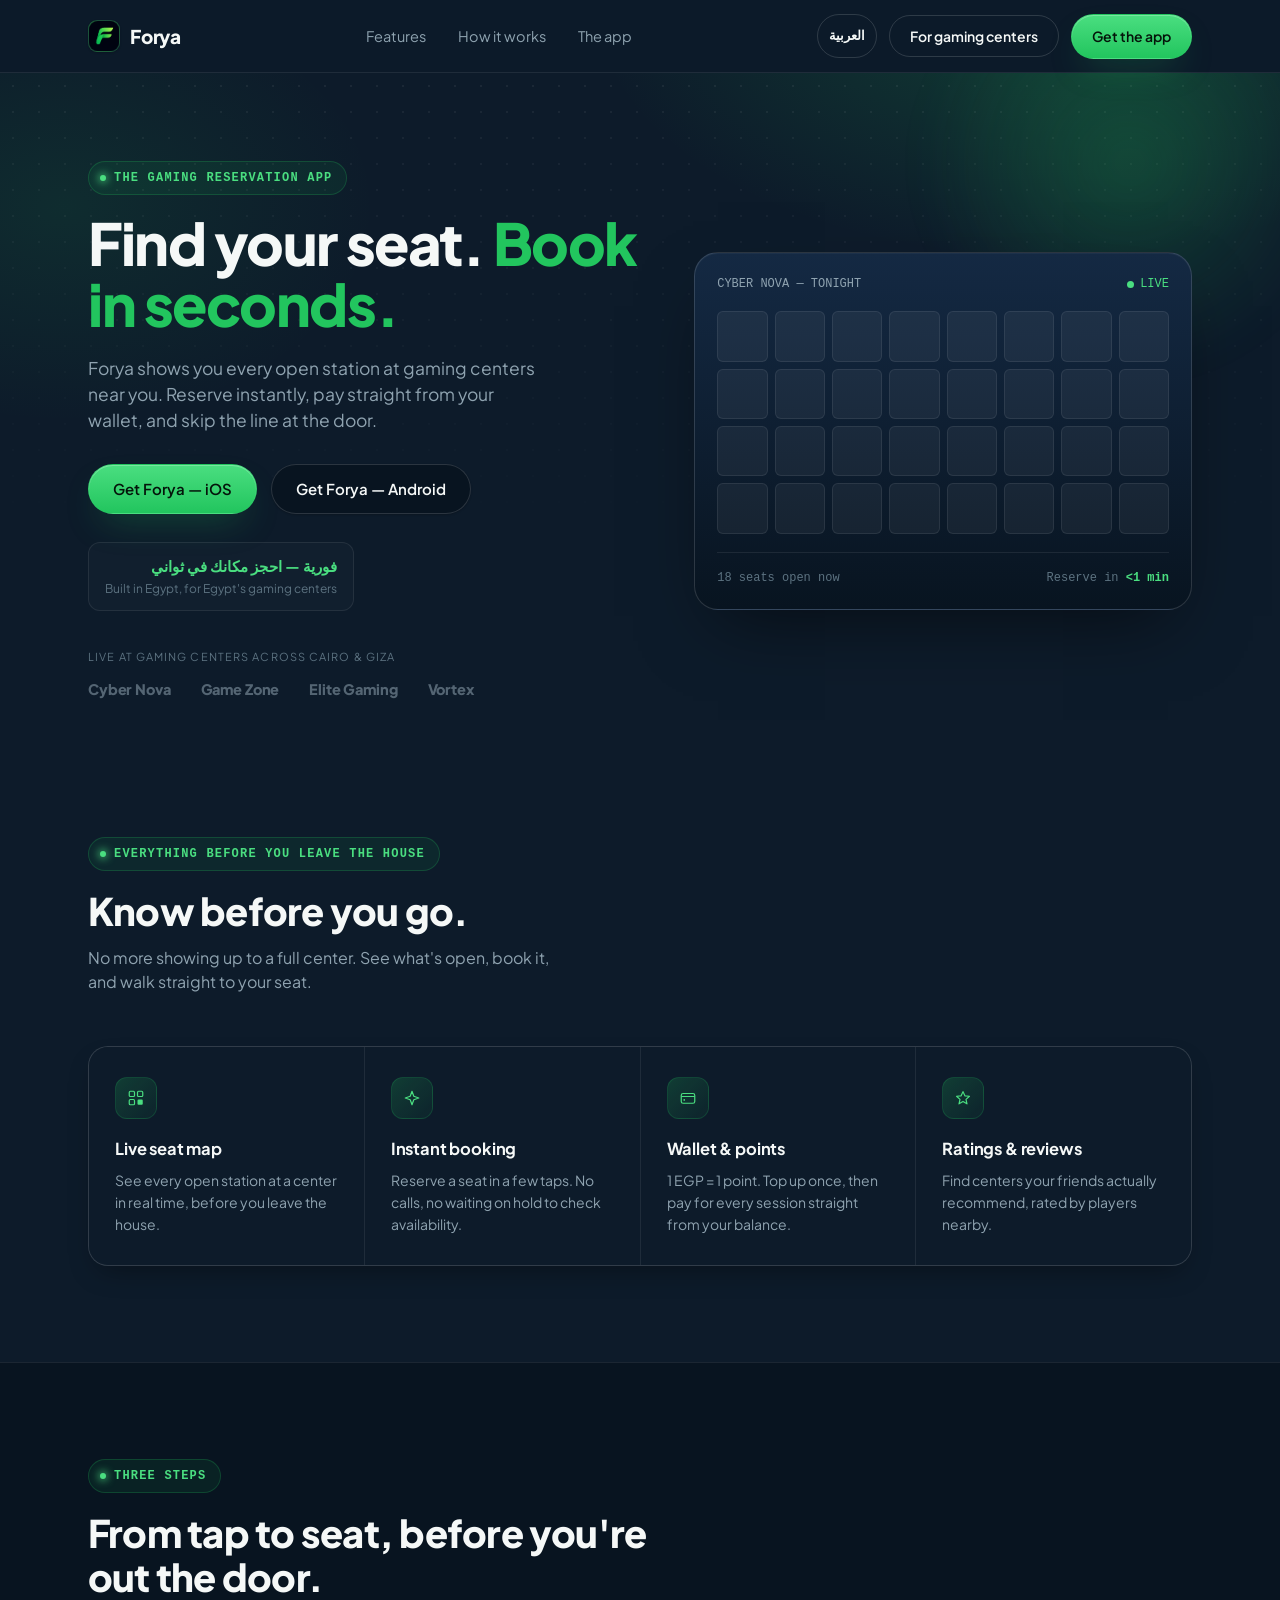
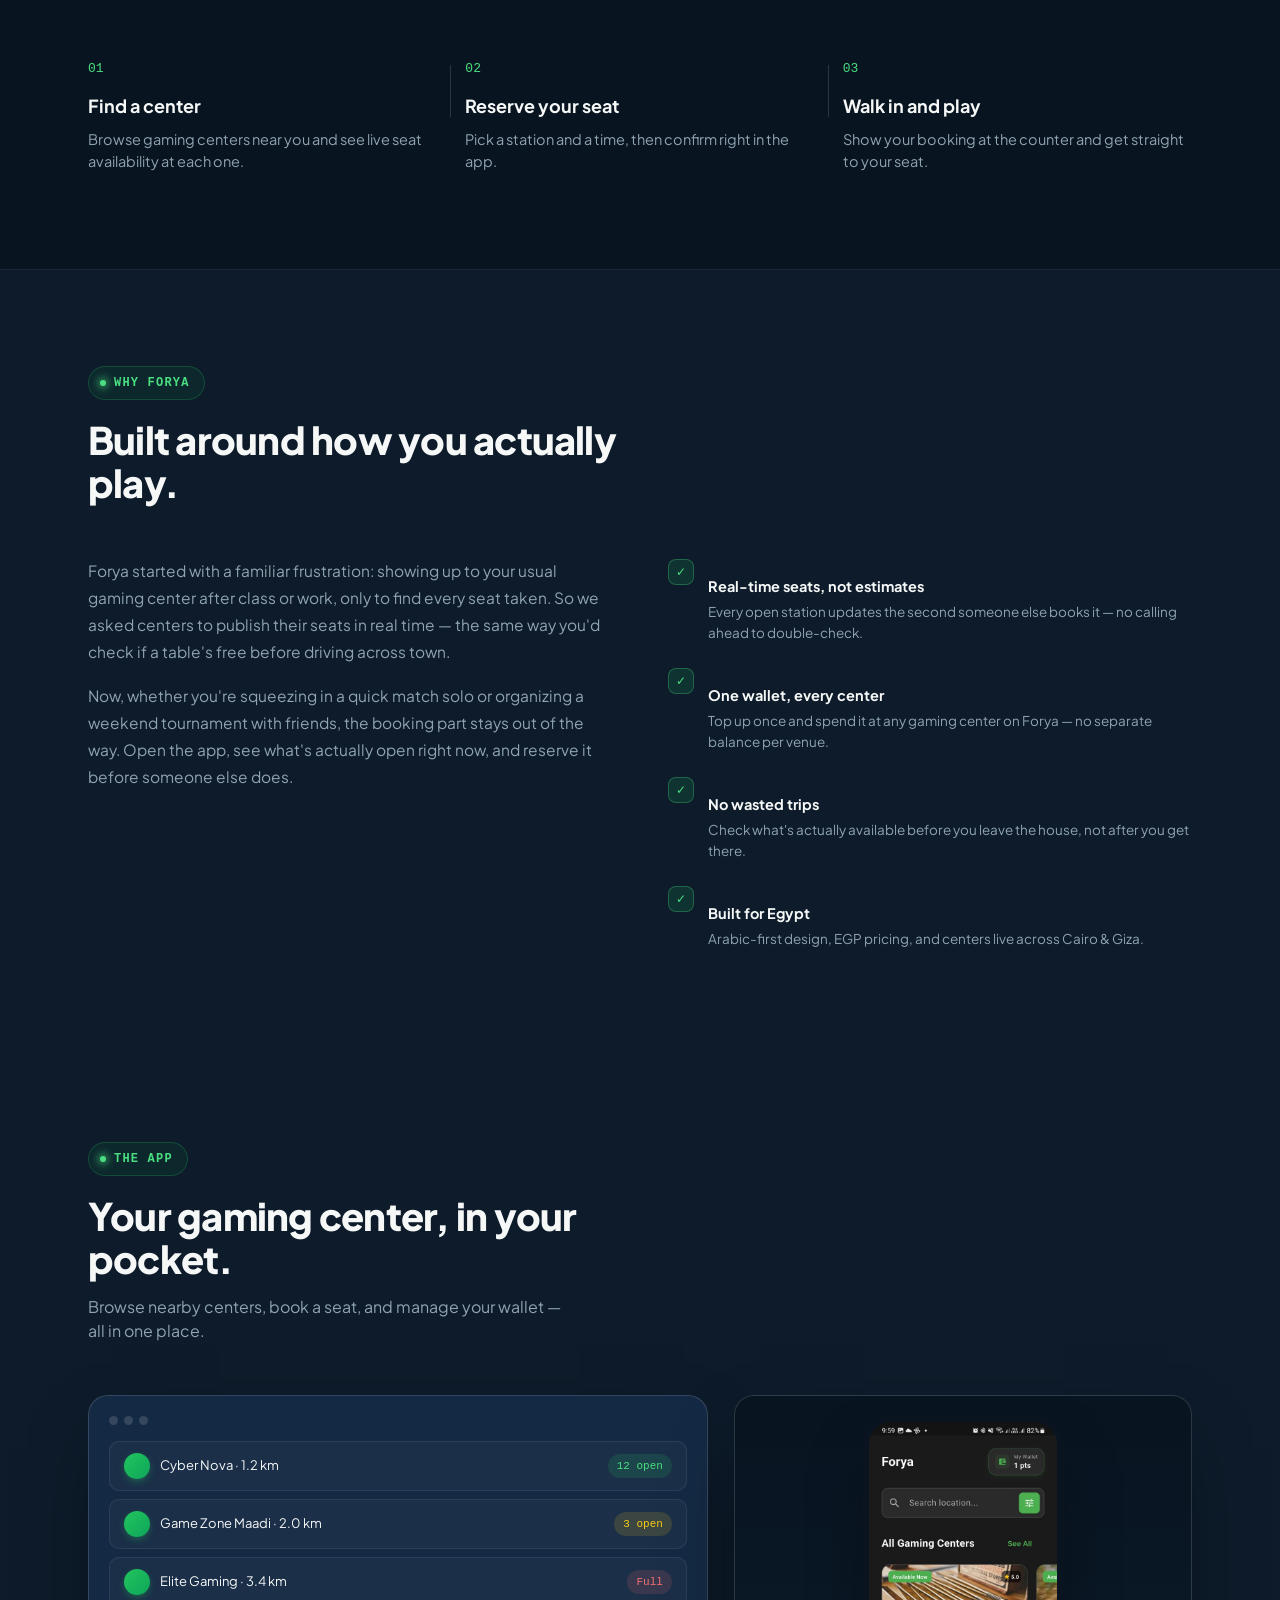
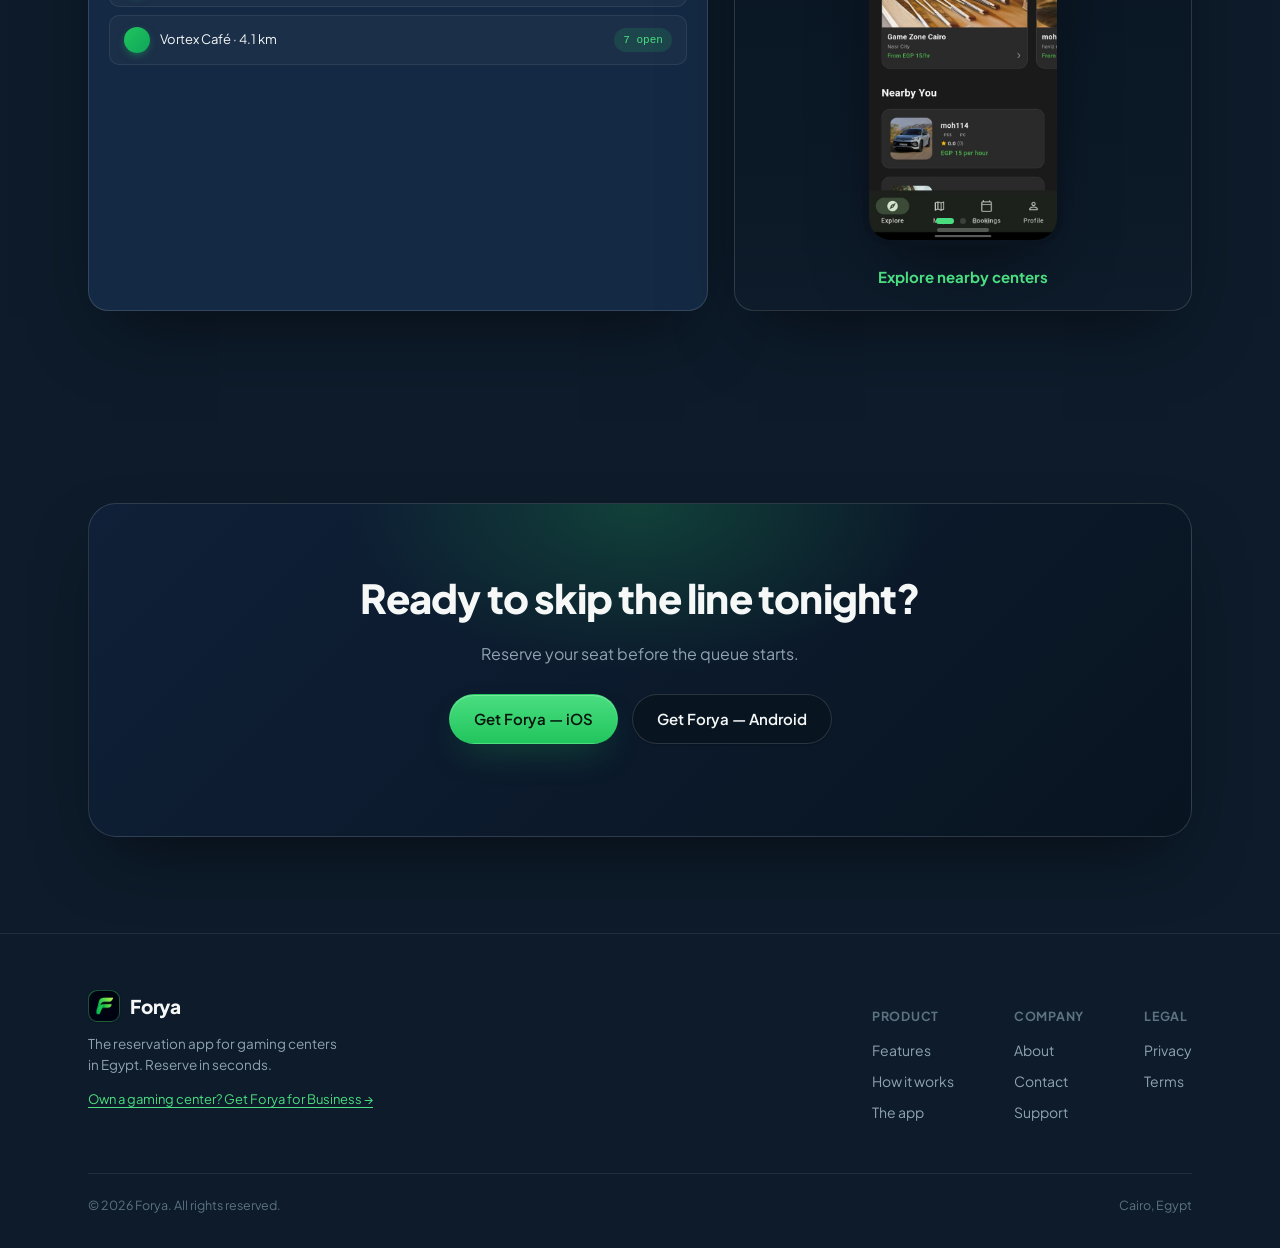
<file: forya_web/public/index.html>
<!DOCTYPE html>
<html lang="en">
<head>
<meta charset="UTF-8">
<meta name="viewport" content="width=device-width, initial-scale=1.0">
<title>Forya — Reserve in Seconds</title>
<meta name="description" content="Forya is the reservation app for gaming centers: find open seats nearby, book instantly, and pay from your wallet.">
<link rel="preconnect" href="https://fonts.googleapis.com">
<link rel="preconnect" href="https://fonts.gstatic.com" crossorigin>
<link href="https://fonts.googleapis.com/css2?family=Plus+Jakarta+Sans:wght@400;500;600;700;800&display=swap" rel="stylesheet">
<link rel="stylesheet" href="style.css">
</head>
<body data-view="home">

<header>
  <nav class="wrap">
    <div class="logo">
      <div class="logo-mark">
        <img src="logo.png" alt="Forya Logo" style="width:100%; height:100%; object-fit:cover; border-radius:inherit;">
      </div>
      Forya
    </div>

    <ul class="nav-links" data-view-home>
      <li><a href="#home-features">Features</a></li>
      <li><a href="#home-how">How it works</a></li>
      <li><a href="#home-product">The app</a></li>
    </ul>
    <ul class="nav-links" data-view-dashboard hidden>
      <li><a href="#features">Features</a></li>
      <li><a href="#how">How it works</a></li>
      <li><a href="#pricing">Pricing</a></li>
    </ul>

    <div class="nav-cta">
      <a href="forya-landing-ar.html" class="btn btn-ghost lang-toggle" style="padding: 11px; font-size: 13px;">العربية</a>
      <button class="btn btn-ghost" data-view-home onclick="switchView('dashboard')">For gaming centers</button>
      <button class="btn btn-ghost" data-view-dashboard hidden onclick="switchView('home')">For players</button>
      <a href="#home-product" class="btn btn-primary" data-view-home>Get the app</a>
      <a href="#pricing" class="btn btn-primary" data-view-dashboard hidden>Start free trial</a>
    </div>
  </nav>
</header>

<main>

<!-- ============================= PAGE: HOME (player app) ============================= -->
<div id="page-home">

  <section class="hero">
    <div class="wrap hero-grid">
      <div>
        <span class="eyebrow">The gaming reservation app</span>
        <h1>Find your seat. <span class="accent">Book in seconds.</span></h1>
        <p class="lead">Forya shows you every open station at gaming centers near you. Reserve instantly, pay straight from your wallet, and skip the line at the door.</p>
        <div class="hero-actions">
          <a href="#home-product" class="btn btn-primary">Get Forya — iOS</a>
          <a href="#home-product" class="btn btn-dark">Get Forya — Android</a>
        </div>
        <div class="hero-tag-ar">
          <span class="ar">فورية — احجز مكانك في ثواني</span>
          <span class="en">Built in Egypt, for Egypt's gaming centers</span>
        </div>
        <div class="trust-bar">
          <span class="trust-label">Live at gaming centers across Cairo &amp; Giza</span>
          <div class="trust-logos">
            <span>Cyber Nova</span>
            <span>Game Zone</span>
            <span>Elite Gaming</span>
            <span>Vortex</span>
          </div>
        </div>
      </div>

      <div class="station-panel">
        <div class="station-panel-head">
          <span>CYBER NOVA — TONIGHT</span>
          <span class="live-dot"><span class="pulse"></span>LIVE</span>
        </div>
        <div class="station-grid" id="stationGridHome"></div>
        <div class="station-panel-foot">
          <span>18 seats open now</span>
          <span>Reserve in <b>&lt;1 min</b></span>
        </div>
      </div>
    </div>
  </section>

  <section class="section" id="home-features">
    <div class="wrap">
      <div class="section-head">
        <span class="eyebrow">Everything before you leave the house</span>
        <h2>Know before you go.</h2>
        <p>No more showing up to a full center. See what's open, book it, and walk straight to your seat.</p>
      </div>

      <div class="features">
        <div class="feature">
          <div class="ico">
            <svg width="18" height="18" viewBox="0 0 24 24" fill="none"><rect x="3" y="3" width="7" height="7" rx="1.5" stroke="#4ADE80" stroke-width="1.6"/><rect x="14" y="3" width="7" height="7" rx="1.5" stroke="#4ADE80" stroke-width="1.6"/><rect x="3" y="14" width="7" height="7" rx="1.5" stroke="#4ADE80" stroke-width="1.6"/><rect x="14" y="14" width="7" height="7" rx="1.5" fill="#4ADE80"/></svg>
          </div>
          <h3>Live seat map</h3>
          <p>See every open station at a center in real time, before you leave the house.</p>
        </div>
        <div class="feature">
          <div class="ico">
            <svg width="18" height="18" viewBox="0 0 24 24" fill="none"><path d="M12 3l2.4 6.6L21 12l-6.6 2.4L12 21l-2.4-6.6L3 12l6.6-2.4L12 3z" stroke="#4ADE80" stroke-width="1.6" stroke-linejoin="round"/></svg>
          </div>
          <h3>Instant booking</h3>
          <p>Reserve a seat in a few taps. No calls, no waiting on hold to check availability.</p>
        </div>
        <div class="feature">
          <div class="ico">
            <svg width="18" height="18" viewBox="0 0 24 24" fill="none"><rect x="3" y="6" width="18" height="13" rx="2.5" stroke="#4ADE80" stroke-width="1.6"/><path d="M3 10h18" stroke="#4ADE80" stroke-width="1.6"/><circle cx="7" cy="14.5" r="1.2" fill="#4ADE80"/></svg>
          </div>
          <h3>Wallet & points</h3>
          <p>1 EGP = 1 point. Top up once, then pay for every session straight from your balance.</p>
        </div>
        <div class="feature">
          <div class="ico">
            <svg width="18" height="18" viewBox="0 0 24 24" fill="none"><path d="M12 3.5l2.5 5.6 6.1.6-4.6 4.1 1.3 6-5.3-3.2-5.3 3.2 1.3-6-4.6-4.1 6.1-.6L12 3.5z" stroke="#4ADE80" stroke-width="1.6" stroke-linejoin="round"/></svg>
          </div>
          <h3>Ratings & reviews</h3>
          <p>Find centers your friends actually recommend, rated by players nearby.</p>
        </div>
      </div>
    </div>
  </section>

  <section class="section section-alt" id="home-how">
    <div class="wrap">
      <div class="section-head">
        <span class="eyebrow">Three steps</span>
        <h2>From tap to seat, before you're out the door.</h2>
      </div>
      <div class="steps">
        <div class="step">
          <span class="num">01</span>
          <h3>Find a center</h3>
          <p>Browse gaming centers near you and see live seat availability at each one.</p>
        </div>
        <div class="step">
          <span class="num">02</span>
          <h3>Reserve your seat</h3>
          <p>Pick a station and a time, then confirm right in the app.</p>
        </div>
        <div class="step">
          <span class="num">03</span>
          <h3>Walk in and play</h3>
          <p>Show your booking at the counter and get straight to your seat.</p>
        </div>
      </div>
    </div>
  </section>

  <section class="section">
    <div class="wrap">
      <div class="section-head">
        <span class="eyebrow">Why Forya</span>
        <h2>Built around how you actually play.</h2>
      </div>

      <div class="about-grid">
        <div class="about-copy">
          <p>Forya started with a familiar frustration: showing up to your usual gaming center after class or work, only to find every seat taken. So we asked centers to publish their seats in real time — the same way you'd check if a table's free before driving across town.</p>
          <p>Now, whether you're squeezing in a quick match solo or organizing a weekend tournament with friends, the booking part stays out of the way. Open the app, see what's actually open right now, and reserve it before someone else does.</p>
        </div>

        <div class="about-list">
          <div class="about-item">
            <div class="chk">✓</div>
            <div>
              <h4>Real-time seats, not estimates</h4>
              <p>Every open station updates the second someone else books it — no calling ahead to double-check.</p>
            </div>
          </div>
          <div class="about-item">
            <div class="chk">✓</div>
            <div>
              <h4>One wallet, every center</h4>
              <p>Top up once and spend it at any gaming center on Forya — no separate balance per venue.</p>
            </div>
          </div>
          <div class="about-item">
            <div class="chk">✓</div>
            <div>
              <h4>No wasted trips</h4>
              <p>Check what's actually available before you leave the house, not after you get there.</p>
            </div>
          </div>
          <div class="about-item">
            <div class="chk">✓</div>
            <div>
              <h4>Built for Egypt</h4>
              <p>Arabic-first design, EGP pricing, and centers live across Cairo &amp; Giza.</p>
            </div>
          </div>
        </div>
      </div>
    </div>
  </section>

  <section class="section" id="home-product">
    <div class="wrap">
      <div class="section-head">
        <span class="eyebrow">The app</span>
        <h2>Your gaming center, in your pocket.</h2>
        <p>Browse nearby centers, book a seat, and manage your wallet — all in one place.</p>
      </div>

      <div class="showcase">
        <div class="mock-card mock-dashboard">
          <div class="mock-top"><span></span><span></span><span></span></div>
          <div class="mock-row">
            <div class="who"><div class="mock-avatar"></div>Cyber Nova · 1.2 km</div>
            <span class="status status-confirmed">12 open</span>
          </div>
          <div class="mock-row">
            <div class="who"><div class="mock-avatar"></div>Game Zone Maadi · 2.0 km</div>
            <span class="status status-pending">3 open</span>
          </div>
          <div class="mock-row">
            <div class="who"><div class="mock-avatar"></div>Elite Gaming · 3.4 km</div>
            <span class="status status-full">Full</span>
          </div>
          <div class="mock-row">
            <div class="who"><div class="mock-avatar"></div>Vortex Café · 4.1 km</div>
            <span class="status status-confirmed">7 open</span>
          </div>
        </div>

        <div class="mock-card mock-phone">
          <div style="display:flex; flex-direction:column; align-items:center; gap:20px; width:100%;">
          <div class="phone-frame phone-frame-slideshow">
            <div class="p-head"><span>9:41</span><span>FORYA</span></div>
            <div class="slide-stage" id="phoneHomeStage">
              <div class="slide active"><img src="explore.jpeg" alt="Explore"></div>
              <div class="slide"><img src="map.jpeg" alt="Live Map"></div>
              <div class="slide"><img src="past booking.jpeg" alt="Booking Confirmed"></div>
              <div class="slide"><img src="wallet.jpeg" alt="Wallet"></div>
            </div>
            <div class="slide-dots" id="phoneHomeDots">
              <span class="d active"></span><span class="d"></span><span class="d"></span><span class="d"></span>
            </div>
          </div>
          <div class="phone-captions" id="phoneHomeCaptions">
            <div class="c active">Explore nearby centers</div>
            <div class="c">Live station map</div>
            <div class="c">Instant booking confirmation</div>
            <div class="c">Forya smart wallet</div>
          </div>
          </div>
        </div>
      </div>
    </div>
  </section>

  <section class="section">
    <div class="wrap">
      <div class="cta-banner">
        <h2>Ready to skip the line tonight?</h2>
        <p>Reserve your seat before the queue starts.</p>
        <div class="hero-actions">
          <a href="#home-product" class="btn btn-primary">Get Forya — iOS</a>
          <a href="#home-product" class="btn btn-dark">Get Forya — Android</a>
        </div>
      </div>
    </div>
  </section>

</div>

<!-- ============================= PAGE: DASHBOARD (gaming center owners) ============================= -->
<div id="page-dashboard" hidden>

  <section class="hero">
    <div class="wrap hero-grid">
      <div>
        <span class="eyebrow">Reservation system for gaming centers</span>
        <h1>Every seat, <span class="accent">booked in seconds.</span></h1>
        <p class="lead">Forya gives your gaming center a live station map, instant reservations, and a wallet your regulars already trust — so you spend less time on the phone and more time running the floor.</p>
        <div class="hero-actions">
          <a href="#pricing" class="btn btn-primary">Start free trial</a>
          <a href="#product" class="btn btn-dark">See how it works</a>
        </div>
        <div class="hero-tag-ar">
          <span class="ar">فورية — احجز مكانك في ثواني</span>
          <span class="en">Built in Egypt, for Egypt's gaming centers</span>
        </div>
        <div class="trust-bar">
          <span class="trust-label">Trusted by gaming centers running on Forya</span>
          <div class="trust-logos">
            <span>Cyber Nova</span>
            <span>Game Zone</span>
            <span>Elite Gaming</span>
            <span>Vortex</span>
          </div>
        </div>
      </div>

      <div class="station-panel">
        <div class="station-panel-head">
          <span>LIVE STATION MAP</span>
          <span class="live-dot"><span class="pulse"></span>LIVE</span>
        </div>
        <div class="station-grid" id="stationGridDash"></div>
        <div class="station-panel-foot">
          <span>24 / 32 occupied</span>
          <span><b>+6</b> booked this hour</span>
        </div>
      </div>
    </div>
  </section>

  <section class="section" id="features">
    <div class="wrap">
      <div class="section-head">
        <span class="eyebrow">Everything on one screen</span>
        <h2>Run the whole center from your counter.</h2>
        <p>No more sticky notes and phone tallies — one dashboard for bookings, stations, and payments.</p>
      </div>

      <div class="features">
        <div class="feature">
          <div class="ico">
            <svg width="18" height="18" viewBox="0 0 24 24" fill="none"><rect x="3" y="3" width="7" height="7" rx="1.5" stroke="#4ADE80" stroke-width="1.6"/><rect x="14" y="3" width="7" height="7" rx="1.5" stroke="#4ADE80" stroke-width="1.6"/><rect x="3" y="14" width="7" height="7" rx="1.5" stroke="#4ADE80" stroke-width="1.6"/><rect x="14" y="14" width="7" height="7" rx="1.5" fill="#4ADE80"/></svg>
          </div>
          <h3>Live station map</h3>
          <p>See every seat's status in real time — open, booked, or in session — and click straight into a reservation.</p>
        </div>
        <div class="feature">
          <div class="ico">
            <svg width="18" height="18" viewBox="0 0 24 24" fill="none"><path d="M12 3l2.4 6.6L21 12l-6.6 2.4L12 21l-2.4-6.6L3 12l6.6-2.4L12 3z" stroke="#4ADE80" stroke-width="1.6" stroke-linejoin="round"/></svg>
          </div>
          <h3>Instant reservations</h3>
          <p>Players book a station in a few taps from the app. Confirmations land on your dashboard immediately — no calls back and forth.</p>
        </div>
        <div class="feature">
          <div class="ico">
            <svg width="18" height="18" viewBox="0 0 24 24" fill="none"><rect x="3" y="6" width="18" height="13" rx="2.5" stroke="#4ADE80" stroke-width="1.6"/><path d="M3 10h18" stroke="#4ADE80" stroke-width="1.6"/><circle cx="7" cy="14.5" r="1.2" fill="#4ADE80"/></svg>
          </div>
          <h3>Wallet & points</h3>
          <p>1 EGP = 1 point. Players top up in person or online, and pay for sessions straight out of their balance.</p>
        </div>
        <div class="feature">
          <div class="ico">
            <svg width="18" height="18" viewBox="0 0 24 24" fill="none"><path d="M4 19V10M12 19V5M20 19v-7" stroke="#4ADE80" stroke-width="1.6" stroke-linecap="round"/></svg>
          </div>
          <h3>Owner dashboard & reports</h3>
          <p>Track occupancy, revenue, and your busiest hours by station and by worker shift — all from one screen.</p>
        </div>
      </div>
    </div>
  </section>

  <section class="section section-alt" id="how">
    <div class="wrap">
      <div class="section-head">
        <span class="eyebrow">Three steps</span>
        <h2>From tap to session, in under a minute.</h2>
      </div>
      <div class="steps">
        <div class="step">
          <span class="num">01</span>
          <h3>Player picks a seat</h3>
          <p>They browse your live map in the app and reserve a station for the time they want.</p>
        </div>
        <div class="step">
          <span class="num">02</span>
          <h3>You confirm on the dashboard</h3>
          <p>The booking appears instantly. Walk-ins get added the same way, right from the counter.</p>
        </div>
        <div class="step">
          <span class="num">03</span>
          <h3>Wallet settles automatically</h3>
          <p>Session cost is deducted from the player's points balance — nothing to reconcile by hand.</p>
        </div>
      </div>
    </div>
  </section>

  <section class="section" id="product">
    <div class="wrap">
      <div class="section-head">
        <span class="eyebrow">Built for the counter and the couch</span>
        <h2>One system, two views.</h2>
        <p>Your team manages the floor from the dashboard. Your players book from their phone.</p>
      </div>

      <div class="showcase">
        <div class="mock-card" style="padding:16px;">
          <div class="desktop-frame">
            <div class="desktop-topbar">
              <div class="tdots"><span></span><span></span><span></span></div>
              <div class="turl">app.forya.io/dashboard</div>
            </div>
            <div class="desktop-body" id="deskStage">
              <div class="desktop-slide active"><img src="home (dashboard).png" alt="Dashboard Home"></div>
              <div class="desktop-slide"><img src="schedule (dashboard).png" alt="Dashboard Schedule"></div>
              <div class="desktop-slide"><img src="inverntory(dashboard).png" alt="Dashboard Inventory"></div>
              <div class="desktop-slide"><img src="wallet (dashboard).png" alt="Dashboard Wallet"></div>
              <div class="desktop-slide"><img src="login(dashboard ).png" alt="Dashboard Login"></div>
            </div>
          </div>
          <div class="slide-dots" id="deskDots">
            <span class="d active"></span><span class="d"></span><span class="d"></span><span class="d"></span><span class="d"></span>
          </div>
        </div>
      </div>
    </div>
  </section>

  <section class="section pricing-section" id="pricing">
    <div class="wrap">
      <div class="section-head" style="margin-bottom:32px;">
        <span class="eyebrow">Simple plans</span>
        <h2>Priced by stations, not surprises.</h2>
        <p>Every plan includes live booking, the wallet, and the owner dashboard.</p>
      </div>

      <div class="billing-toggle">
        <span class="billing-label active" id="label-monthly" onclick="setBilling('monthly')">Monthly</span>
        <label class="switch">
          <input type="checkbox" id="billingSwitch" onchange="toggleBilling(this)">
          <span class="slider"></span>
        </label>
        <span class="billing-label" id="label-yearly" onclick="setBilling('yearly')">Yearly <span class="discount-badge">Save up to 240 EGP</span></span>
      </div>

      <div class="plans">
        <div class="plan">
          <span class="plan-name">Starter</span>
          <div class="plan-price"><span class="price-val" data-monthly="250" data-yearly="2,880">250</span> EGP<span class="price-period" data-monthly=" / mo" data-yearly=" / yr"> / mo</span></div>
          <div style="font-size:12.5px; color:#5C6B75; margin-bottom:12px; font-weight:500; min-height:18px;">
            <span class="discount-text" style="display:none;">Includes 10 EGP/mo discount</span>
          </div>
          <p class="plan-desc">For small centers getting off the sticky notes.</p>
          <ul class="plan-feats">
            <li><svg width="14" height="14" viewBox="0 0 24 24" fill="none"><path d="M4 12l5 5L20 6" stroke="#0EA55A" stroke-width="2.4" stroke-linecap="round" stroke-linejoin="round"/></svg>Live station map</li>
            <li><svg width="14" height="14" viewBox="0 0 24 24" fill="none"><path d="M4 12l5 5L20 6" stroke="#0EA55A" stroke-width="2.4" stroke-linecap="round" stroke-linejoin="round"/></svg>Wallet & points</li>
            <li><svg width="14" height="14" viewBox="0 0 24 24" fill="none"><path d="M4 12l5 5L20 6" stroke="#0EA55A" stroke-width="2.4" stroke-linecap="round" stroke-linejoin="round"/></svg>1 worker account</li>
          </ul>
          <a id="btn-starter" href="contact.html?plan=starter&billing=monthly" class="btn btn-dark" style="background:#0D1B2A;">Start free</a>
        </div>

        <div class="plan featured">
          <span class="plan-name">Growth</span>
          <div class="plan-price"><span class="price-val" data-monthly="500" data-yearly="5,760">500</span> EGP<span class="price-period" data-monthly=" / mo" data-yearly=" / yr"> / mo</span></div>
          <div style="font-size:12.5px; color:var(--muted); margin-bottom:12px; font-weight:500; min-height:18px;">
            <span class="discount-text" style="display:none;">Includes 20 EGP/mo discount</span>
          </div>
          <p class="plan-desc">For centers running 10–40 stations across shifts.</p>
          <ul class="plan-feats">
            <li><svg width="14" height="14" viewBox="0 0 24 24" fill="none"><path d="M4 12l5 5L20 6" stroke="#4ADE80" stroke-width="2.4" stroke-linecap="round" stroke-linejoin="round"/></svg>Everything in Starter</li>
            <li><svg width="14" height="14" viewBox="0 0 24 24" fill="none"><path d="M4 12l5 5L20 6" stroke="#4ADE80" stroke-width="2.4" stroke-linecap="round" stroke-linejoin="round"/></svg>Unlimited worker accounts</li>
            <li><svg width="14" height="14" viewBox="0 0 24 24" fill="none"><path d="M4 12l5 5L20 6" stroke="#4ADE80" stroke-width="2.4" stroke-linecap="round" stroke-linejoin="round"/></svg>Host &amp; manage tournaments</li>
            <li><svg width="14" height="14" viewBox="0 0 24 24" fill="none"><path d="M4 12l5 5L20 6" stroke="#4ADE80" stroke-width="2.4" stroke-linecap="round" stroke-linejoin="round"/></svg>Revenue & occupancy reports</li>
            <li><svg width="14" height="14" viewBox="0 0 24 24" fill="none"><path d="M4 12l5 5L20 6" stroke="#4ADE80" stroke-width="2.4" stroke-linecap="round" stroke-linejoin="round"/></svg>Priority support</li>
          </ul>
          <a id="btn-growth" href="contact.html?plan=growth&billing=monthly" class="btn btn-primary">Start free trial</a>
        </div>

        <div class="plan">
          <span class="plan-name">Multi-branch</span>
          <div class="plan-price">Custom</div>
          <p class="plan-desc">For groups running several centers under one brand.</p>
          <ul class="plan-feats">
            <li><svg width="14" height="14" viewBox="0 0 24 24" fill="none"><path d="M4 12l5 5L20 6" stroke="#0EA55A" stroke-width="2.4" stroke-linecap="round" stroke-linejoin="round"/></svg>Everything in Growth</li>
            <li><svg width="14" height="14" viewBox="0 0 24 24" fill="none"><path d="M4 12l5 5L20 6" stroke="#0EA55A" stroke-width="2.4" stroke-linecap="round" stroke-linejoin="round"/></svg>Cross-branch reporting</li>
            <li><svg width="14" height="14" viewBox="0 0 24 24" fill="none"><path d="M4 12l5 5L20 6" stroke="#0EA55A" stroke-width="2.4" stroke-linecap="round" stroke-linejoin="round"/></svg>Dedicated onboarding</li>
          </ul>
          <a id="btn-custom" href="contact.html?plan=custom&billing=monthly" class="btn btn-dark" style="background:#0D1B2A;">Talk to us</a>
        </div>
      </div>
    </div>
  </section>

  <section class="section">
    <div class="wrap">
      <div class="cta-banner">
        <h2>Ready to fill every seat, every night?</h2>
        <p>Set up your first station map in under ten minutes.</p>
        <div class="hero-actions">
          <a href="#pricing" class="btn btn-primary">Start free trial</a>
          <a href="#how" class="btn btn-dark">See how it works</a>
        </div>
      </div>
    </div>
  </section>

</div>

</main>

<footer>
  <div class="wrap">
    <div class="footer-top">
      <div class="footer-brand">
        <div class="logo">
          <div class="logo-mark">
            <img src="logo.png" alt="Forya Logo" style="width:100%; height:100%; object-fit:cover; border-radius:inherit;">
          </div>
          Forya
        </div>
        <p>The reservation app for gaming centers in Egypt. Reserve in seconds.</p>
        <button class="footer-switch" data-view-home onclick="switchView('dashboard')">Own a gaming center? Get Forya for Business →</button>
        <button class="footer-switch" data-view-dashboard hidden onclick="switchView('home')">Looking to book a seat? Get the player app →</button>
      </div>
      <div class="footer-cols">
        <div class="footer-col" data-view-home>
          <h4>Product</h4>
          <a href="#home-features">Features</a>
          <a href="#home-how">How it works</a>
          <a href="#home-product">The app</a>
        </div>
        <div class="footer-col" data-view-dashboard hidden>
          <h4>Product</h4>
          <a href="#features">Features</a>
          <a href="#how">How it works</a>
          <a href="#pricing">Pricing</a>
        </div>
        <div class="footer-col">
          <h4>Company</h4>
          <a href="#">About</a>
          <a href="#">Contact</a>
          <a href="#">Support</a>
        </div>
        <div class="footer-col">
          <h4>Legal</h4>
          <a href="privacy.html">Privacy</a>
          <a href="terms.html">Terms</a>
        </div>
      </div>
    </div>
    <div class="footer-bottom">
      <span>© 2026 Forya. All rights reserved.</span>
      <span>Cairo, Egypt</span>
    </div>
  </div>
</footer>

<script>
  function buildSeatGrid(id, count, litIndexes, seatClass){
    var el = document.getElementById(id);
    if(!el) return;
    var frag = document.createDocumentFragment();
    for (var i = 0; i < count; i++) {
      var node = document.createElement('span');
      node.className = seatClass + (litIndexes.indexOf(i) !== -1 ? ' on' : '');
      frag.appendChild(node);
    }
    el.appendChild(frag);
  }

  buildSeatGrid('miniGridHome', 18, [1, 4, 8, 9, 13], 'mini-seat');
  buildSeatGrid('miniGridDash', 18, [2, 5, 9, 14], 'mini-seat');
  buildSeatGrid('deskGridSlide', 30, [0,1,2,4,5,7,8,10,11,12,14,15,17,20,21,23,24,26], '');

  function buildStationGrid(id, count){
    var grid = document.getElementById(id);
    if(!grid) return;
    var frag = document.createDocumentFragment();
    for (var i = 0; i < count; i++) {
      var el = document.createElement('div');
      el.className = 'station';
      el.style.setProperty('--i', i);
      frag.appendChild(el);
    }
    grid.appendChild(frag);
  }

  buildStationGrid('stationGridHome', 32);
  buildStationGrid('stationGridDash', 32);

  function initSlideshow(stageId, dotsId, slideSelector, interval, captionsId){
    var stage = document.getElementById(stageId);
    var dotsWrap = document.getElementById(dotsId);
    var capsWrap = captionsId ? document.getElementById(captionsId) : null;
    if(!stage || !dotsWrap) return;
    var slides = stage.querySelectorAll(slideSelector);
    var dots = dotsWrap.querySelectorAll('.d');
    var caps = capsWrap ? capsWrap.querySelectorAll('.c') : [];
    if(!slides.length) return;
    var idx = 0;
    setInterval(function(){
      slides[idx].classList.remove('active');
      if (dots[idx]) dots[idx].classList.remove('active');
      if (caps[idx]) caps[idx].classList.remove('active');
      idx = (idx + 1) % slides.length;
      slides[idx].classList.add('active');
      if (dots[idx]) dots[idx].classList.add('active');
      if (caps[idx]) caps[idx].classList.add('active');
    }, interval);
  }

  initSlideshow('phoneHomeStage', 'phoneHomeDots', '.slide', 3200, 'phoneHomeCaptions');
  initSlideshow('deskStage', 'deskDots', '.desktop-slide', 3800);

  function switchView(view){
    var isHome = view !== 'dashboard';
    document.getElementById('page-home').hidden = !isHome;
    document.getElementById('page-dashboard').hidden = isHome;
    document.querySelectorAll('[data-view-home]').forEach(function(el){ el.hidden = !isHome; });
    document.querySelectorAll('[data-view-dashboard]').forEach(function(el){ el.hidden = isHome; });
    document.body.dataset.view = isHome ? 'home' : 'dashboard';
    history.replaceState(null, '', isHome ? location.pathname : '#dashboard');
    window.scrollTo({top:0, behavior:'auto'});
  }

  switchView(location.hash === '#dashboard' ? 'dashboard' : 'home');

  function setBilling(type) {
    var isYearly = type === 'yearly';
    var switchEl = document.getElementById('billingSwitch');
    if (switchEl) switchEl.checked = isYearly;
    updateBillingUI(isYearly);
  }

  function toggleBilling(checkbox) {
    updateBillingUI(checkbox.checked);
  }

  function updateBillingUI(isYearly) {
    var labelMonthly = document.getElementById('label-monthly');
    var labelYearly = document.getElementById('label-yearly');
    if (labelMonthly) labelMonthly.classList.toggle('active', !isYearly);
    if (labelYearly) labelYearly.classList.toggle('active', isYearly);

    document.querySelectorAll('.price-val').forEach(function(el) {
      if (el.dataset.yearly && el.dataset.monthly) {
        el.textContent = isYearly ? el.dataset.yearly : el.dataset.monthly;
      }
    });
    document.querySelectorAll('.price-period').forEach(function(el) {
      if (el.dataset.yearly && el.dataset.monthly) {
        el.textContent = isYearly ? el.dataset.yearly : el.dataset.monthly;
      }
    });
    document.querySelectorAll('.discount-text').forEach(function(el) {
      el.style.display = isYearly ? 'inline' : 'none';
    });

    var billingParam = isYearly ? 'yearly' : 'monthly';
    var btnStarter = document.getElementById('btn-starter');
    if(btnStarter) btnStarter.href = 'contact.html?plan=starter&billing=' + billingParam;
    var btnGrowth = document.getElementById('btn-growth');
    if(btnGrowth) btnGrowth.href = 'contact.html?plan=growth&billing=' + billingParam;
    var btnCustom = document.getElementById('btn-custom');
    if(btnCustom) btnCustom.href = 'contact.html?plan=custom&billing=' + billingParam;
  }
</script>

</body>
</html>
</file>
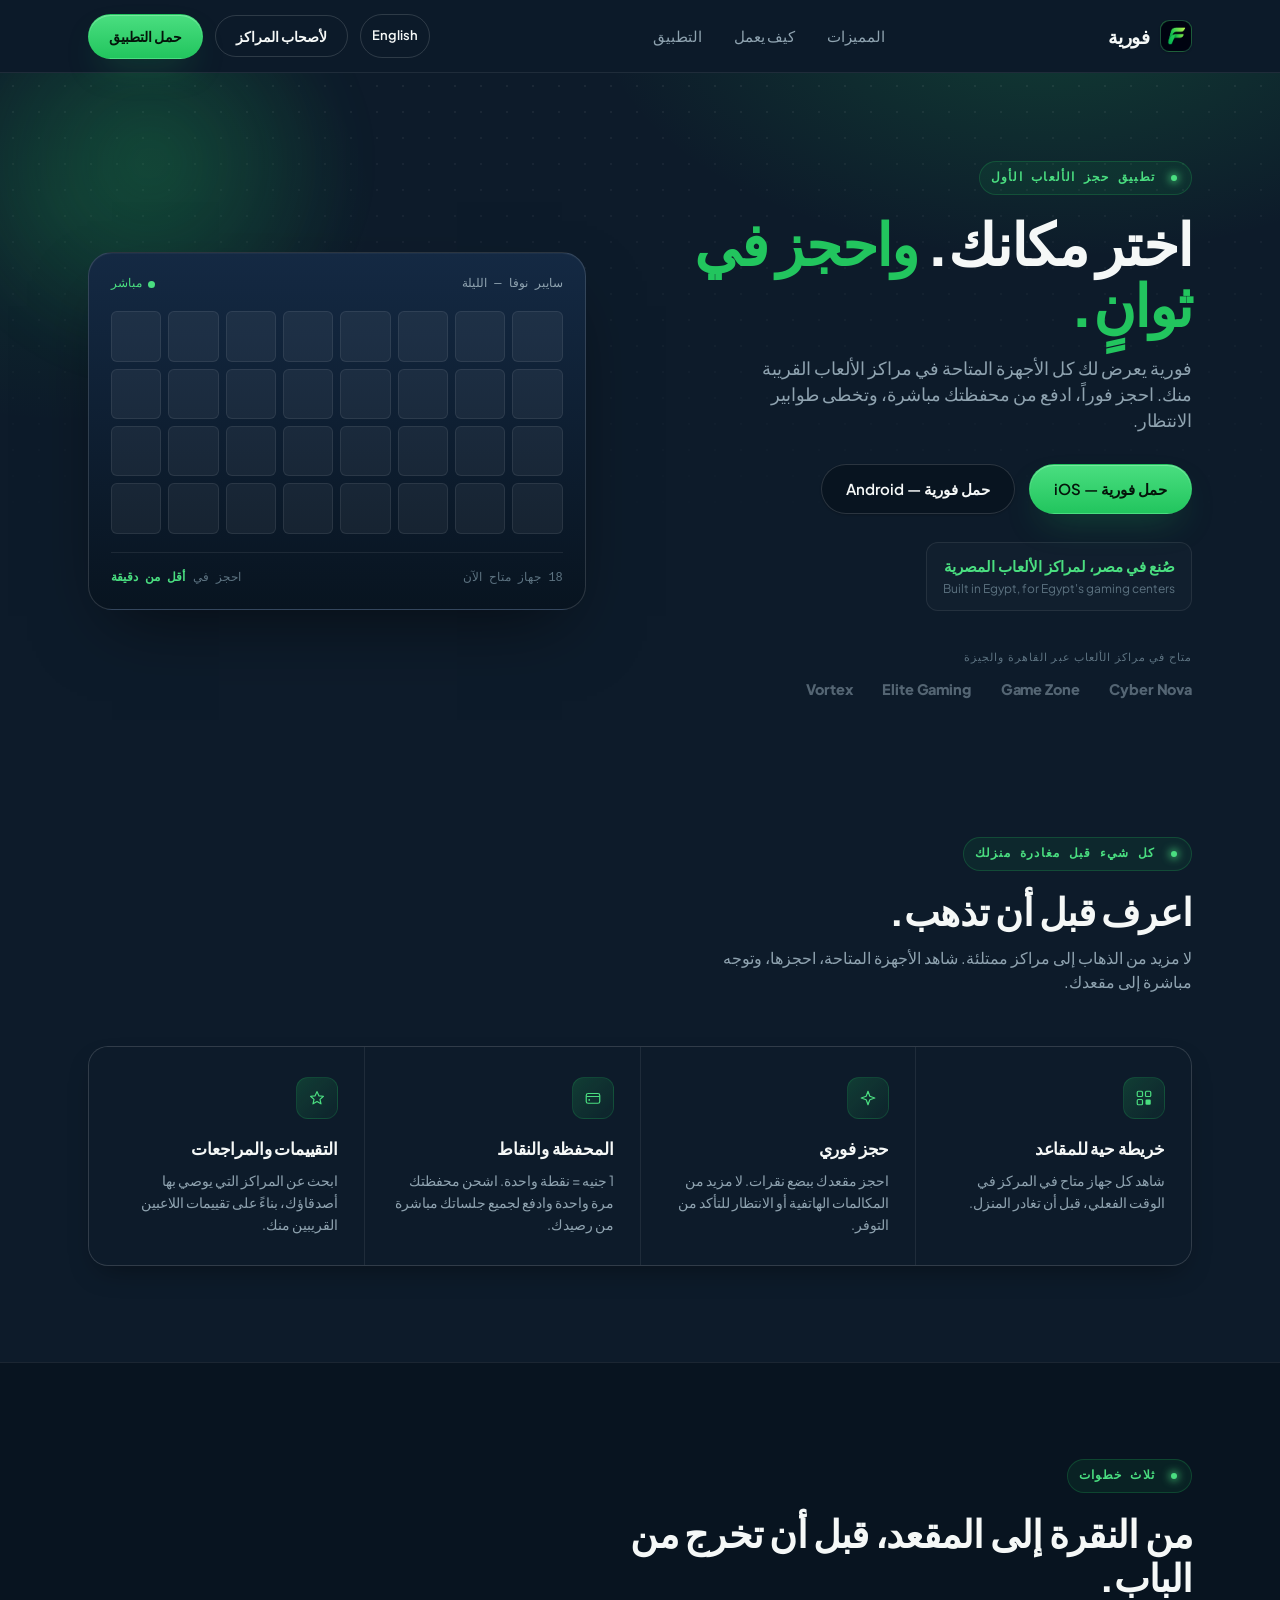
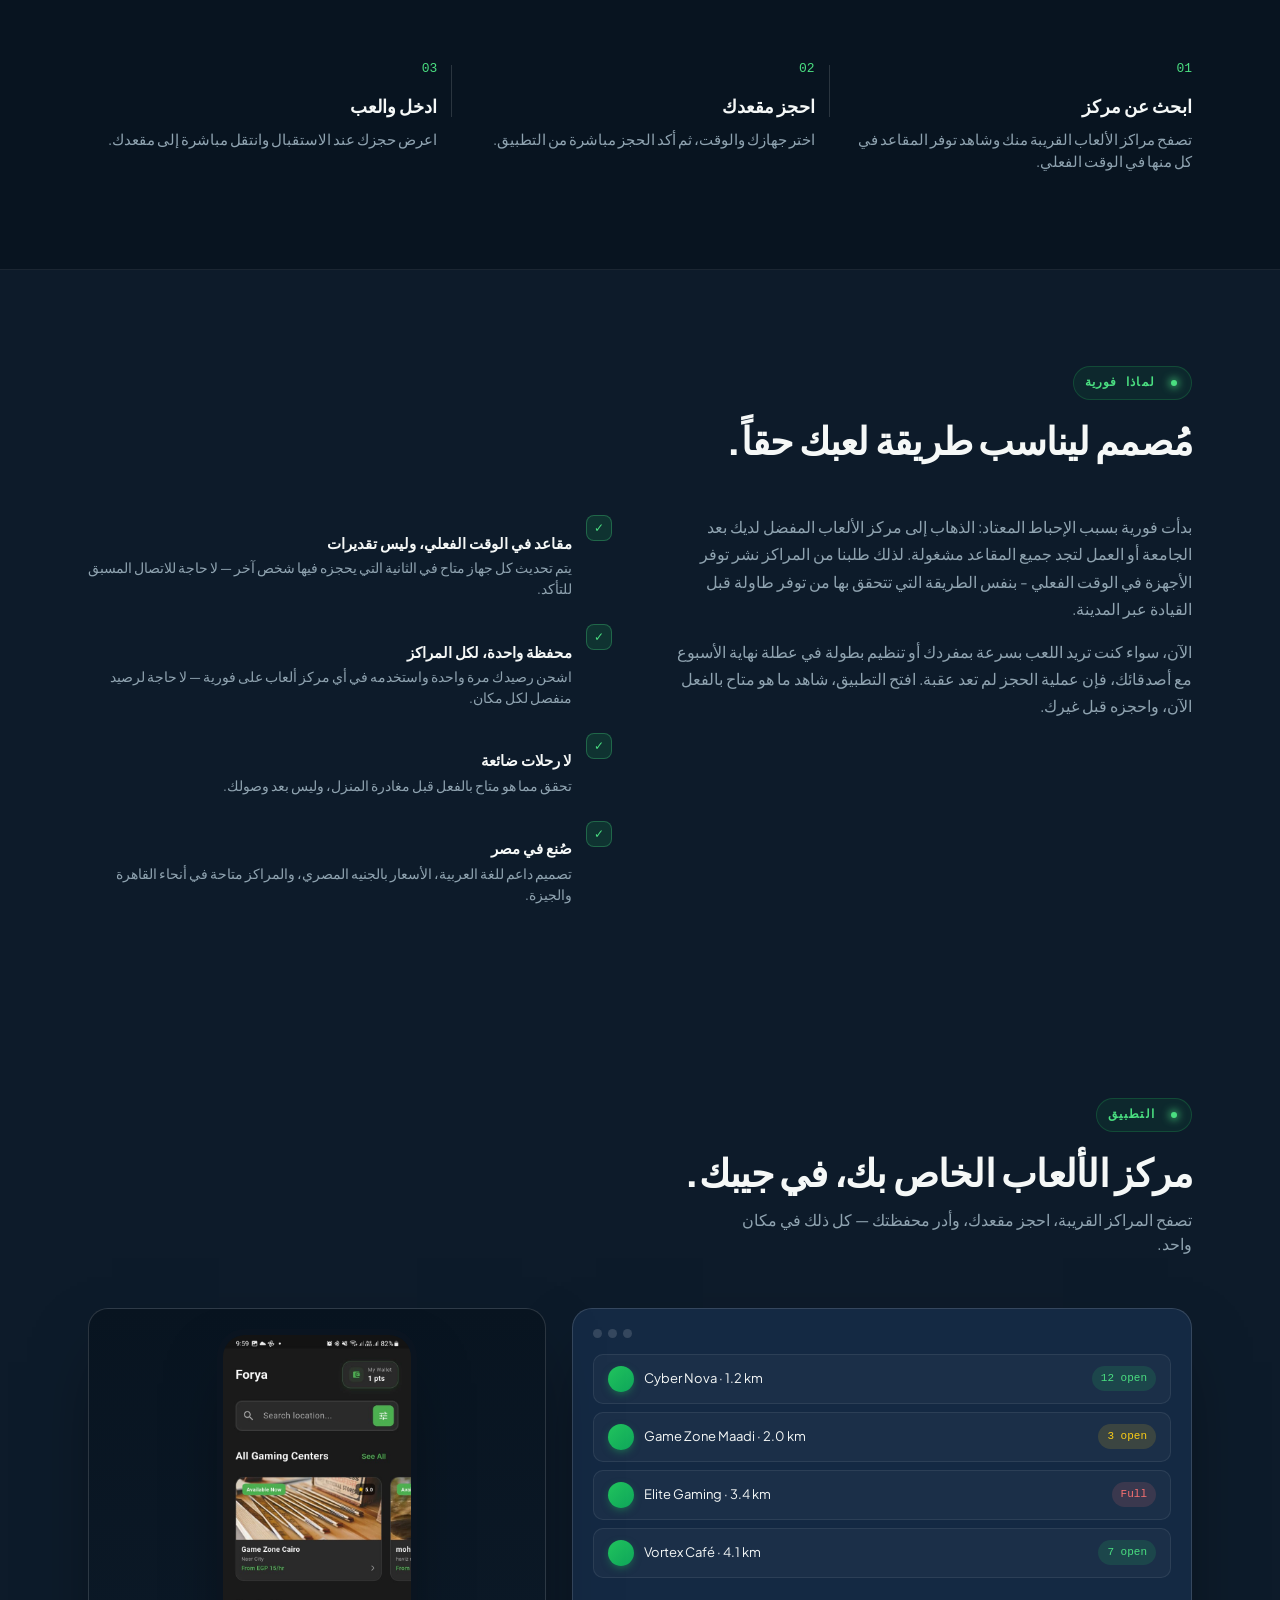
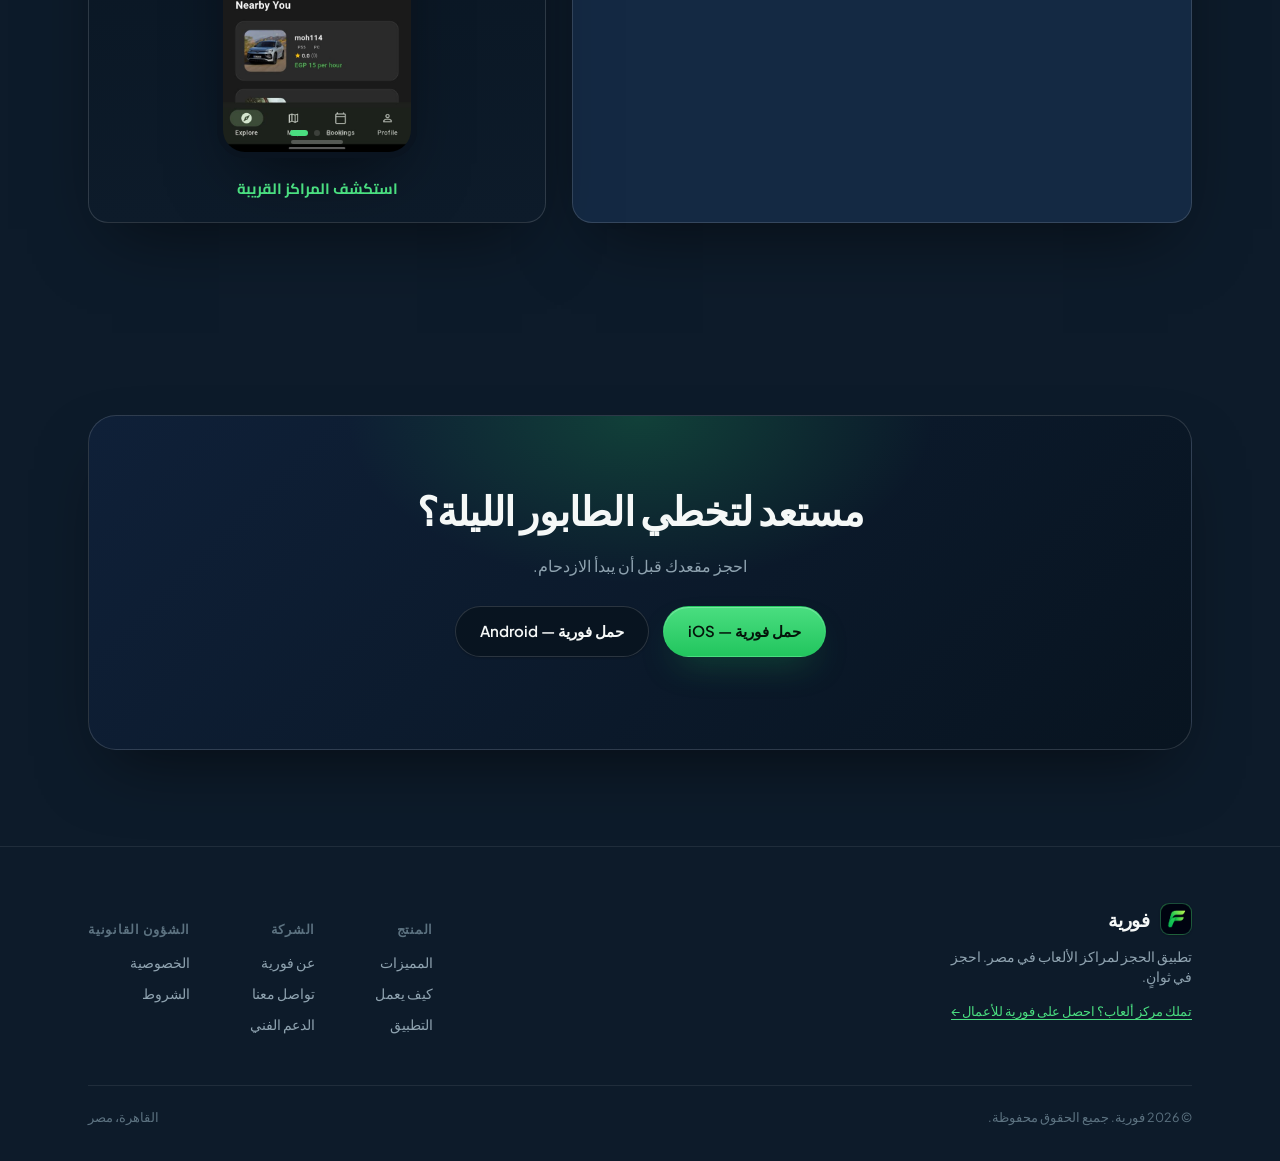
<file: forya_web/public/forya-landing-ar.html>
<!DOCTYPE html>
<html lang="ar" dir="rtl">
<head>
<meta charset="UTF-8">
<meta name="viewport" content="width=device-width, initial-scale=1.0">
<title>فورية — احجز مكانك في ثواني</title>
<meta name="description" content="فورية هو تطبيق الحجز لمراكز الألعاب: ابحث عن مقاعد شاغرة قريبة، احجز فوراً، وادفع من محفظتك.">
<link rel="preconnect" href="https://fonts.googleapis.com">
<link rel="preconnect" href="https://fonts.gstatic.com" crossorigin>
<link href="https://fonts.googleapis.com/css2?family=Cairo:wght@400;500;600;700;800&family=Plus+Jakarta+Sans:wght@400;500;600;700;800&display=swap" rel="stylesheet">
<link rel="stylesheet" href="style.css">
</head>
<body data-view="home">

<header>
  <nav class="wrap">
    <div class="logo">
      <div class="logo-mark">
        <img src="logo.png" alt="Forya Logo" style="width:100%; height:100%; object-fit:cover; border-radius:inherit;">
      </div>
      فورية
    </div>

    <ul class="nav-links" data-view-home>
      <li><a href="#home-features">المميزات</a></li>
      <li><a href="#home-how">كيف يعمل</a></li>
      <li><a href="#home-product">التطبيق</a></li>
    </ul>
    <ul class="nav-links" data-view-dashboard hidden>
      <li><a href="#features">المميزات</a></li>
      <li><a href="#how">كيف يعمل</a></li>
      <li><a href="#pricing">الأسعار</a></li>
    </ul>

    <div class="nav-cta">
      <a href="index.html" class="btn btn-ghost lang-toggle" style="padding: 11px; font-size: 13px;">English</a>
      <button class="btn btn-ghost" data-view-home onclick="switchView('dashboard')">لأصحاب المراكز</button>
      <button class="btn btn-ghost" data-view-dashboard hidden onclick="switchView('home')">للاعبين</button>
      <a href="#home-product" class="btn btn-primary" data-view-home>حمل التطبيق</a>
      <a href="#pricing" class="btn btn-primary" data-view-dashboard hidden>ابدأ تجربتك المجانية</a>
    </div>
  </nav>
</header>

<main>

<!-- ============================= PAGE: HOME (player app) ============================= -->
<div id="page-home">

  <section class="hero">
    <div class="wrap hero-grid">
      <div>
        <span class="eyebrow">تطبيق حجز الألعاب الأول</span>
        <h1>اختر مكانك. <span class="accent">واحجز في ثوانٍ.</span></h1>
        <p class="lead">فورية يعرض لك كل الأجهزة المتاحة في مراكز الألعاب القريبة منك. احجز فوراً، ادفع من محفظتك مباشرة، وتخطى طوابير الانتظار.</p>
        <div class="hero-actions">
          <a href="#home-product" class="btn btn-primary">حمل فورية — iOS</a>
          <a href="#home-product" class="btn btn-dark">حمل فورية — Android</a>
        </div>
        <div class="hero-tag-ar">
          <span class="ar" style="direction:rtl;">صُنع في مصر، لمراكز الألعاب المصرية</span>
          <span class="en" style="direction:ltr;">Built in Egypt, for Egypt's gaming centers</span>
        </div>
        <div class="trust-bar">
          <span class="trust-label">متاح في مراكز الألعاب عبر القاهرة والجيزة</span>
          <div class="trust-logos">
            <span>Cyber Nova</span>
            <span>Game Zone</span>
            <span>Elite Gaming</span>
            <span>Vortex</span>
          </div>
        </div>
      </div>

      <div class="station-panel">
        <div class="station-panel-head">
          <span>سايبر نوفا — الليلة</span>
          <span class="live-dot"><span class="pulse"></span>مباشر</span>
        </div>
        <div class="station-grid" id="arStationGridHome"></div>
        <div class="station-panel-foot">
          <span>18 جهاز متاح الآن</span>
          <span>احجز في <b>أقل من دقيقة</b></span>
        </div>
      </div>
    </div>
  </section>

  <section class="section" id="home-features">
    <div class="wrap">
      <div class="section-head">
        <span class="eyebrow">كل شيء قبل مغادرة منزلك</span>
        <h2>اعرف قبل أن تذهب.</h2>
        <p>لا مزيد من الذهاب إلى مراكز ممتلئة. شاهد الأجهزة المتاحة، احجزها، وتوجه مباشرة إلى مقعدك.</p>
      </div>

      <div class="features">
        <div class="feature">
          <div class="ico">
            <svg width="18" height="18" viewBox="0 0 24 24" fill="none"><rect x="3" y="3" width="7" height="7" rx="1.5" stroke="#4ADE80" stroke-width="1.6"/><rect x="14" y="3" width="7" height="7" rx="1.5" stroke="#4ADE80" stroke-width="1.6"/><rect x="3" y="14" width="7" height="7" rx="1.5" stroke="#4ADE80" stroke-width="1.6"/><rect x="14" y="14" width="7" height="7" rx="1.5" fill="#4ADE80"/></svg>
          </div>
          <h3>خريطة حية للمقاعد</h3>
          <p>شاهد كل جهاز متاح في المركز في الوقت الفعلي، قبل أن تغادر المنزل.</p>
        </div>
        <div class="feature">
          <div class="ico">
            <svg width="18" height="18" viewBox="0 0 24 24" fill="none"><path d="M12 3l2.4 6.6L21 12l-6.6 2.4L12 21l-2.4-6.6L3 12l6.6-2.4L12 3z" stroke="#4ADE80" stroke-width="1.6" stroke-linejoin="round"/></svg>
          </div>
          <h3>حجز فوري</h3>
          <p>احجز مقعدك ببضع نقرات. لا مزيد من المكالمات الهاتفية أو الانتظار للتأكد من التوفر.</p>
        </div>
        <div class="feature">
          <div class="ico">
            <svg width="18" height="18" viewBox="0 0 24 24" fill="none"><rect x="3" y="6" width="18" height="13" rx="2.5" stroke="#4ADE80" stroke-width="1.6"/><path d="M3 10h18" stroke="#4ADE80" stroke-width="1.6"/><circle cx="7" cy="14.5" r="1.2" fill="#4ADE80"/></svg>
          </div>
          <h3>المحفظة والنقاط</h3>
          <p>1 جنيه = نقطة واحدة. اشحن محفظتك مرة واحدة وادفع لجميع جلساتك مباشرة من رصيدك.</p>
        </div>
        <div class="feature">
          <div class="ico">
            <svg width="18" height="18" viewBox="0 0 24 24" fill="none"><path d="M12 3.5l2.5 5.6 6.1.6-4.6 4.1 1.3 6-5.3-3.2-5.3 3.2 1.3-6-4.6-4.1 6.1-.6L12 3.5z" stroke="#4ADE80" stroke-width="1.6" stroke-linejoin="round"/></svg>
          </div>
          <h3>التقييمات والمراجعات</h3>
          <p>ابحث عن المراكز التي يوصي بها أصدقاؤك، بناءً على تقييمات اللاعبين القريبين منك.</p>
        </div>
      </div>
    </div>
  </section>

  <section class="section section-alt" id="home-how">
    <div class="wrap">
      <div class="section-head">
        <span class="eyebrow">ثلاث خطوات</span>
        <h2>من النقرة إلى المقعد، قبل أن تخرج من الباب.</h2>
      </div>
      <div class="steps">
        <div class="step">
          <span class="num">01</span>
          <h3>ابحث عن مركز</h3>
          <p>تصفح مراكز الألعاب القريبة منك وشاهد توفر المقاعد في كل منها في الوقت الفعلي.</p>
        </div>
        <div class="step">
          <span class="num">02</span>
          <h3>احجز مقعدك</h3>
          <p>اختر جهازك والوقت، ثم أكد الحجز مباشرة من التطبيق.</p>
        </div>
        <div class="step">
          <span class="num">03</span>
          <h3>ادخل والعب</h3>
          <p>اعرض حجزك عند الاستقبال وانتقل مباشرة إلى مقعدك.</p>
        </div>
      </div>
    </div>
  </section>

  <section class="section">
    <div class="wrap">
      <div class="section-head">
        <span class="eyebrow">لماذا فورية</span>
        <h2>مُصمم ليناسب طريقة لعبك حقاً.</h2>
      </div>

      <div class="about-grid">
        <div class="about-copy">
          <p>بدأت فورية بسبب الإحباط المعتاد: الذهاب إلى مركز الألعاب المفضل لديك بعد الجامعة أو العمل لتجد جميع المقاعد مشغولة. لذلك طلبنا من المراكز نشر توفر الأجهزة في الوقت الفعلي - بنفس الطريقة التي تتحقق بها من توفر طاولة قبل القيادة عبر المدينة.</p>
          <p>الآن، سواء كنت تريد اللعب بسرعة بمفردك أو تنظيم بطولة في عطلة نهاية الأسبوع مع أصدقائك، فإن عملية الحجز لم تعد عقبة. افتح التطبيق، شاهد ما هو متاح بالفعل الآن، واحجزه قبل غيرك.</p>
        </div>

        <div class="about-list">
          <div class="about-item">
            <div class="chk">✓</div>
            <div>
              <h4>مقاعد في الوقت الفعلي، وليس تقديرات</h4>
              <p>يتم تحديث كل جهاز متاح في الثانية التي يحجزه فيها شخص آخر — لا حاجة للاتصال المسبق للتأكد.</p>
            </div>
          </div>
          <div class="about-item">
            <div class="chk">✓</div>
            <div>
              <h4>محفظة واحدة، لكل المراكز</h4>
              <p>اشحن رصيدك مرة واحدة واستخدمه في أي مركز ألعاب على فورية — لا حاجة لرصيد منفصل لكل مكان.</p>
            </div>
          </div>
          <div class="about-item">
            <div class="chk">✓</div>
            <div>
              <h4>لا رحلات ضائعة</h4>
              <p>تحقق مما هو متاح بالفعل قبل مغادرة المنزل، وليس بعد وصولك.</p>
            </div>
          </div>
          <div class="about-item">
            <div class="chk">✓</div>
            <div>
              <h4>صُنع في مصر</h4>
              <p>تصميم داعم للغة العربية، الأسعار بالجنيه المصري، والمراكز متاحة في أنحاء القاهرة والجيزة.</p>
            </div>
          </div>
        </div>
      </div>
    </div>
  </section>

  <section class="section" id="home-product">
    <div class="wrap">
      <div class="section-head">
        <span class="eyebrow">التطبيق</span>
        <h2>مركز الألعاب الخاص بك، في جيبك.</h2>
        <p>تصفح المراكز القريبة، احجز مقعدك، وأدر محفظتك — كل ذلك في مكان واحد.</p>
      </div>

      <div class="showcase">
        <div class="mock-card mock-dashboard" dir="ltr">
          <div class="mock-top"><span></span><span></span><span></span></div>
          <div class="mock-row">
            <div class="who"><div class="mock-avatar"></div>Cyber Nova · 1.2 km</div>
            <span class="status status-confirmed">12 open</span>
          </div>
          <div class="mock-row">
            <div class="who"><div class="mock-avatar"></div>Game Zone Maadi · 2.0 km</div>
            <span class="status status-pending">3 open</span>
          </div>
          <div class="mock-row">
            <div class="who"><div class="mock-avatar"></div>Elite Gaming · 3.4 km</div>
            <span class="status status-full">Full</span>
          </div>
          <div class="mock-row">
            <div class="who"><div class="mock-avatar"></div>Vortex Café · 4.1 km</div>
            <span class="status status-confirmed">7 open</span>
          </div>
        </div>

        <div class="mock-card mock-phone" dir="ltr">
          <div style="display:flex; flex-direction:column; align-items:center; gap:20px; width:100%;">
          <div class="phone-frame phone-frame-slideshow">
            <div class="p-head"><span>9:41</span><span>FORYA</span></div>
            <div class="slide-stage" id="phoneHomeStage">
              <div class="slide active"><img src="explore.jpeg" alt="Explore"></div>
              <div class="slide"><img src="map.jpeg" alt="Live Map"></div>
              <div class="slide"><img src="past booking.jpeg" alt="Booking Confirmed"></div>
              <div class="slide"><img src="wallet.jpeg" alt="Wallet"></div>
            </div>
            <div class="slide-dots" id="phoneHomeDots">
              <span class="d active"></span><span class="d"></span><span class="d"></span><span class="d"></span>
            </div>
          </div>
          <div class="phone-captions" id="phoneHomeCaptions" dir="rtl">
            <div class="c active">استكشف المراكز القريبة</div>
            <div class="c">خريطة حية للمقاعد</div>
            <div class="c">تأكيد الحجز الفوري</div>
            <div class="c">محفظة فورية الذكية</div>
          </div>
          </div>
        </div>
      </div>
    </div>
  </section>

  <section class="section">
    <div class="wrap">
      <div class="cta-banner">
        <h2>مستعد لتخطي الطابور الليلة؟</h2>
        <p>احجز مقعدك قبل أن يبدأ الازدحام.</p>
        <div class="hero-actions">
          <a href="#home-product" class="btn btn-primary">حمل فورية — iOS</a>
          <a href="#home-product" class="btn btn-dark">حمل فورية — Android</a>
        </div>
      </div>
    </div>
  </section>

</div>

<!-- ============================= PAGE: DASHBOARD (gaming center owners) ============================= -->
<div id="page-dashboard" hidden>

  <section class="hero">
    <div class="wrap hero-grid">
      <div>
        <span class="eyebrow">نظام الحجز لمراكز الألعاب</span>
        <h1>كل مقعد، <span class="accent">محجوز في ثوانٍ.</span></h1>
        <p class="lead">توفر فورية لمركزك خريطة حية للأجهزة، حجوزات فورية، ومحفظة يثق بها عملاؤك بالفعل — لتقضي وقتاً أقل على الهاتف ووقتاً أكثر في إدارة مركزك.</p>
        <div class="hero-actions">
          <a href="#pricing" class="btn btn-primary">ابدأ تجربتك المجانية</a>
          <a href="#product" class="btn btn-dark">تعرف على كيفية العمل</a>
        </div>
        <div class="hero-tag-ar">
          <span class="ar" style="direction:rtl;">صُنع في مصر، لمراكز الألعاب المصرية</span>
          <span class="en" style="direction:ltr;">Built in Egypt, for Egypt's gaming centers</span>
        </div>
        <div class="trust-bar">
          <span class="trust-label">موثوق من مراكز الألعاب العاملة على فورية</span>
          <div class="trust-logos">
            <span>Cyber Nova</span>
            <span>Game Zone</span>
            <span>Elite Gaming</span>
            <span>Vortex</span>
          </div>
        </div>
      </div>

      <div class="station-panel">
        <div class="station-panel-head">
          <span>خريطة الأجهزة الحية</span>
          <span class="live-dot"><span class="pulse"></span>مباشر</span>
        </div>
        <div class="station-grid" id="arStationGridDash"></div>
        <div class="station-panel-foot">
          <span>24 / 32 مشغولة</span>
          <span><b>+6</b> حُجزت في هذه الساعة</span>
        </div>
      </div>
    </div>
  </section>

  <section class="section" id="features">
    <div class="wrap">
      <div class="section-head">
        <span class="eyebrow">كل شيء في شاشة واحدة</span>
        <h2>أدر المركز بأكمله من مكتب الاستقبال.</h2>
        <p>لا مزيد من الملاحظات الورقية وسجلات الهاتف — لوحة تحكم واحدة للحجوزات، الأجهزة، والمدفوعات.</p>
      </div>

      <div class="features">
        <div class="feature">
          <div class="ico">
            <svg width="18" height="18" viewBox="0 0 24 24" fill="none"><rect x="3" y="3" width="7" height="7" rx="1.5" stroke="#4ADE80" stroke-width="1.6"/><rect x="14" y="3" width="7" height="7" rx="1.5" stroke="#4ADE80" stroke-width="1.6"/><rect x="3" y="14" width="7" height="7" rx="1.5" stroke="#4ADE80" stroke-width="1.6"/><rect x="14" y="14" width="7" height="7" rx="1.5" fill="#4ADE80"/></svg>
          </div>
          <h3>خريطة حية للأجهزة</h3>
          <p>شاهد حالة كل جهاز في الوقت الفعلي — متاح، محجوز، أو قيد الاستخدام — واضغط للدخول مباشرة إلى تفاصيل الحجز.</p>
        </div>
        <div class="feature">
          <div class="ico">
            <svg width="18" height="18" viewBox="0 0 24 24" fill="none"><path d="M12 3l2.4 6.6L21 12l-6.6 2.4L12 21l-2.4-6.6L3 12l6.6-2.4L12 3z" stroke="#4ADE80" stroke-width="1.6" stroke-linejoin="round"/></svg>
          </div>
          <h3>حجوزات فورية</h3>
          <p>يحجز اللاعبون أجهزتهم ببضع نقرات من التطبيق. تظهر التأكيدات على لوحة التحكم فوراً — لا مزيد من المكالمات.</p>
        </div>
        <div class="feature">
          <div class="ico">
            <svg width="18" height="18" viewBox="0 0 24 24" fill="none"><rect x="3" y="6" width="18" height="13" rx="2.5" stroke="#4ADE80" stroke-width="1.6"/><path d="M3 10h18" stroke="#4ADE80" stroke-width="1.6"/><circle cx="7" cy="14.5" r="1.2" fill="#4ADE80"/></svg>
          </div>
          <h3>المحفظة والنقاط</h3>
          <p>1 جنيه = نقطة واحدة. يشحن اللاعبون عبر الإنترنت أو شخصياً، ويدفعون للجلسات مباشرة من رصيدهم.</p>
        </div>
        <div class="feature">
          <div class="ico">
            <svg width="18" height="18" viewBox="0 0 24 24" fill="none"><path d="M4 19V10M12 19V5M20 19v-7" stroke="#4ADE80" stroke-width="1.6" stroke-linecap="round"/></svg>
          </div>
          <h3>لوحة تحكم وتقارير المالك</h3>
          <p>تتبع الإشغال، الإيرادات، وساعات الذروة لكل جهاز ولكل موظف — كل ذلك من شاشة واحدة.</p>
        </div>
      </div>
    </div>
  </section>

  <section class="section section-alt" id="how">
    <div class="wrap">
      <div class="section-head">
        <span class="eyebrow">ثلاث خطوات</span>
        <h2>من النقرة إلى اللعب، في أقل من دقيقة.</h2>
      </div>
      <div class="steps">
        <div class="step">
          <span class="num">01</span>
          <h3>يختار اللاعب مقعداً</h3>
          <p>يتصفحون خريطتك الحية في التطبيق ويحجزون جهازاً للوقت الذي يريدونه.</p>
        </div>
        <div class="step">
          <span class="num">02</span>
          <h3>تؤكد من لوحة التحكم</h3>
          <p>يظهر الحجز فوراً. ويمكن إضافة العملاء من مكتب الاستقبال بنفس الطريقة.</p>
        </div>
        <div class="step">
          <span class="num">03</span>
          <h3>تسوية المحفظة تلقائياً</h3>
          <p>يتم خصم تكلفة الجلسة من رصيد نقاط اللاعب — لا داعي للتسويات اليدوية.</p>
        </div>
      </div>
    </div>
  </section>

  <section class="section" id="product">
    <div class="wrap">
      <div class="section-head">
        <span class="eyebrow">مصمم لمكتب الاستقبال والمنزل</span>
        <h2>نظام واحد، واجهتان.</h2>
        <p>يدير فريقك المركز من لوحة التحكم. ويقوم اللاعبون بالحجز من هواتفهم.</p>
      </div>

      <div class="showcase">
        <div class="mock-card" style="padding:16px;" dir="ltr">
          <div class="desktop-frame">
            <div class="desktop-topbar">
              <div class="tdots"><span></span><span></span><span></span></div>
              <div class="turl">app.forya.io/dashboard</div>
            </div>
            <div class="desktop-body" id="deskStage">
              <div class="desktop-slide active"><img src="home (dashboard).png" alt="Dashboard Home"></div>
              <div class="desktop-slide"><img src="schedule (dashboard).png" alt="Dashboard Schedule"></div>
              <div class="desktop-slide"><img src="inverntory(dashboard).png" alt="Dashboard Inventory"></div>
              <div class="desktop-slide"><img src="wallet (dashboard).png" alt="Dashboard Wallet"></div>
              <div class="desktop-slide"><img src="login(dashboard ).png" alt="Dashboard Login"></div>
            </div>
          </div>
          <div class="slide-dots" id="deskDots">
            <span class="d active"></span><span class="d"></span><span class="d"></span><span class="d"></span><span class="d"></span>
          </div>
        </div>
      </div>
    </div>
  </section>

  <section class="section pricing-section" id="pricing">
    <div class="wrap">
      <div class="section-head">
        <span class="eyebrow">خطط بسيطة</span>
        <h2>مُسعر بالأجهزة، لا توجد مفاجآت.</h2>
        <p>تتضمن كل خطة الحجز الحي، المحفظة، ولوحة تحكم المالك.</p>
      </div>

      <div class="billing-toggle">
        <span class="billing-label active" id="label-monthly" onclick="setBilling('monthly')">شهرياً</span>
        <label class="switch">
          <input type="checkbox" id="billingSwitch" onchange="toggleBilling(this)">
          <span class="slider"></span>
        </label>
        <span class="billing-label" id="label-yearly" onclick="setBilling('yearly')">سنوياً <span class="discount-badge">وفر حتى 240 ج.م</span></span>
      </div>

      <div class="plans">
        <div class="plan">
          <span class="plan-name">الأساسية</span>
          <div class="plan-price"><span class="price-val" data-monthly="250" data-yearly="2,880">250</span> ج.م<span class="price-period" data-monthly=" / شهر" data-yearly=" / سنة"> / شهر</span></div>
          <div style="font-size:12.5px; color:#5C6B75; margin-bottom:12px; font-weight:500; min-height:18px;">
            <span class="discount-text" style="display:none;">يتضمن خصم 10 ج.م/شهر</span>
          </div>
          <p class="plan-desc">للمراكز الصغيرة التي تتخلص من الملاحظات الورقية.</p>
          <ul class="plan-feats">
            <li><svg width="14" height="14" viewBox="0 0 24 24" fill="none"><path d="M4 12l5 5L20 6" stroke="#0EA55A" stroke-width="2.4" stroke-linecap="round" stroke-linejoin="round"/></svg>خريطة حية للأجهزة</li>
            <li><svg width="14" height="14" viewBox="0 0 24 24" fill="none"><path d="M4 12l5 5L20 6" stroke="#0EA55A" stroke-width="2.4" stroke-linecap="round" stroke-linejoin="round"/></svg>المحفظة والنقاط</li>
            <li><svg width="14" height="14" viewBox="0 0 24 24" fill="none"><path d="M4 12l5 5L20 6" stroke="#0EA55A" stroke-width="2.4" stroke-linecap="round" stroke-linejoin="round"/></svg>حساب موظف واحد</li>
          </ul>
          <a id="btn-starter" href="contact-ar.html?plan=starter&billing=monthly" class="btn btn-dark" style="background:#0D1B2A;">ابدأ مجاناً</a>
        </div>

        <div class="plan featured">
          <span class="plan-name">النمو</span>
          <div class="plan-price"><span class="price-val" data-monthly="500" data-yearly="5,760">500</span> ج.م<span class="price-period" data-monthly=" / شهر" data-yearly=" / سنة"> / شهر</span></div>
          <div style="font-size:12.5px; color:var(--muted); margin-bottom:12px; font-weight:500; min-height:18px;">
            <span class="discount-text" style="display:none;">يتضمن خصم 20 ج.م/شهر</span>
          </div>
          <p class="plan-desc">للمراكز التي تُدير 10-40 جهازاً عبر مناوبات مختلفة.</p>
          <ul class="plan-feats">
            <li><svg width="14" height="14" viewBox="0 0 24 24" fill="none"><path d="M4 12l5 5L20 6" stroke="#4ADE80" stroke-width="2.4" stroke-linecap="round" stroke-linejoin="round"/></svg>كل شيء في خطة الأساسية</li>
            <li><svg width="14" height="14" viewBox="0 0 24 24" fill="none"><path d="M4 12l5 5L20 6" stroke="#4ADE80" stroke-width="2.4" stroke-linecap="round" stroke-linejoin="round"/></svg>حسابات موظفين غير محدودة</li>
            <li><svg width="14" height="14" viewBox="0 0 24 24" fill="none"><path d="M4 12l5 5L20 6" stroke="#4ADE80" stroke-width="2.4" stroke-linecap="round" stroke-linejoin="round"/></svg>تقارير الإيرادات والإشغال</li>
            <li><svg width="14" height="14" viewBox="0 0 24 24" fill="none"><path d="M4 12l5 5L20 6" stroke="#4ADE80" stroke-width="2.4" stroke-linecap="round" stroke-linejoin="round"/></svg>دعم فني ذو أولوية</li>
          </ul>
          <a id="btn-growth" href="contact-ar.html?plan=growth&billing=monthly" class="btn btn-primary">ابدأ تجربتك المجانية</a>
        </div>

        <div class="plan">
          <span class="plan-name">الشركات المتعددة</span>
          <div class="plan-price">مخصص</div>
          <p class="plan-desc">للمجموعات التي تُدير عدة فروع تحت علامة تجارية واحدة.</p>
          <ul class="plan-feats">
            <li><svg width="14" height="14" viewBox="0 0 24 24" fill="none"><path d="M4 12l5 5L20 6" stroke="#0EA55A" stroke-width="2.4" stroke-linecap="round" stroke-linejoin="round"/></svg>كل شيء في خطة النمو</li>
            <li><svg width="14" height="14" viewBox="0 0 24 24" fill="none"><path d="M4 12l5 5L20 6" stroke="#0EA55A" stroke-width="2.4" stroke-linecap="round" stroke-linejoin="round"/></svg>تقارير عبر الفروع</li>
            <li><svg width="14" height="14" viewBox="0 0 24 24" fill="none"><path d="M4 12l5 5L20 6" stroke="#0EA55A" stroke-width="2.4" stroke-linecap="round" stroke-linejoin="round"/></svg>إعداد مخصص</li>
          </ul>
          <a id="btn-custom" href="contact-ar.html?plan=custom&billing=monthly" class="btn btn-dark" style="background:#0D1B2A;">تحدث معنا</a>
        </div>
      </div>
    </div>
  </section>

  <section class="section">
    <div class="wrap">
      <div class="cta-banner">
        <h2>هل أنت مستعد لملء كل مقعد، كل ليلة؟</h2>
        <p>قم بإعداد أول خريطة لأجهزتك في أقل من عشر دقائق.</p>
        <div class="hero-actions">
          <a href="#pricing" class="btn btn-primary">ابدأ تجربتك المجانية</a>
          <a href="#how" class="btn btn-dark">تعرف على كيفية العمل</a>
        </div>
      </div>
    </div>
  </section>

</div>

</main>

<footer>
  <div class="wrap">
    <div class="footer-top">
      <div class="footer-brand">
        <div class="logo">
          <div class="logo-mark">
            <img src="logo.png" alt="Forya Logo" style="width:100%; height:100%; object-fit:cover; border-radius:inherit;">
          </div>
          فورية
        </div>
        <p>تطبيق الحجز لمراكز الألعاب في مصر. احجز في ثوانٍ.</p>
        <button class="footer-switch" data-view-home onclick="switchView('dashboard')">تملك مركز ألعاب؟ احصل على فورية للأعمال ←</button>
        <button class="footer-switch" data-view-dashboard hidden onclick="switchView('home')">تتطلع لحجز مقعد؟ احصل على تطبيق اللاعبين ←</button>
      </div>
      <div class="footer-cols">
        <div class="footer-col" data-view-home>
          <h4>المنتج</h4>
          <a href="#home-features">المميزات</a>
          <a href="#home-how">كيف يعمل</a>
          <a href="#home-product">التطبيق</a>
        </div>
        <div class="footer-col" data-view-dashboard hidden>
          <h4>المنتج</h4>
          <a href="#features">المميزات</a>
          <a href="#how">كيف يعمل</a>
          <a href="#pricing">الأسعار</a>
        </div>
        <div class="footer-col">
          <h4>الشركة</h4>
          <a href="#">عن فورية</a>
          <a href="#">تواصل معنا</a>
          <a href="#">الدعم الفني</a>
        </div>
        <div class="footer-col">
          <h4>الشؤون القانونية</h4>
          <a href="privacy.html">الخصوصية</a>
          <a href="terms.html">الشروط</a>
        </div>
      </div>
    </div>
    <div class="footer-bottom">
      <span>© 2026 فورية. جميع الحقوق محفوظة.</span>
      <span>القاهرة، مصر</span>
    </div>
  </div>
</footer>

<script>
  function buildSeatGrid(id, count, litIndexes, seatClass){
    var el = document.getElementById(id);
    if(!el) return;
    var frag = document.createDocumentFragment();
    for (var i = 0; i < count; i++) {
      var node = document.createElement('span');
      node.className = seatClass + (litIndexes.indexOf(i) !== -1 ? ' on' : '');
      frag.appendChild(node);
    }
    el.appendChild(frag);
  }

  buildSeatGrid('miniGridHome', 18, [1, 4, 8, 9, 13], 'mini-seat');
  buildSeatGrid('miniGridDash', 18, [2, 5, 9, 14], 'mini-seat');
  buildSeatGrid('deskGridSlide', 30, [0,1,2,4,5,7,8,10,11,12,14,15,17,20,21,23,24,26], '');

  function buildStationGrid(id, count){
    var grid = document.getElementById(id);
    if(!grid) return;
    var frag = document.createDocumentFragment();
    for (var i = 0; i < count; i++) {
      var el = document.createElement('div');
      el.className = 'station';
      el.style.setProperty('--i', i);
      frag.appendChild(el);
    }
    grid.appendChild(frag);
  }

  buildStationGrid('arStationGridHome', 32);
  buildStationGrid('arStationGridDash', 32);

  function initSlideshow(stageId, dotsId, slideSelector, interval, captionsId){
    var stage = document.getElementById(stageId);
    var dotsWrap = document.getElementById(dotsId);
    var capsWrap = captionsId ? document.getElementById(captionsId) : null;
    if(!stage || !dotsWrap) return;
    var slides = stage.querySelectorAll(slideSelector);
    var dots = dotsWrap.querySelectorAll('.d');
    var caps = capsWrap ? capsWrap.querySelectorAll('.c') : [];
    if(!slides.length) return;
    var idx = 0;
    setInterval(function(){
      slides[idx].classList.remove('active');
      if (dots[idx]) dots[idx].classList.remove('active');
      if (caps[idx]) caps[idx].classList.remove('active');
      idx = (idx + 1) % slides.length;
      slides[idx].classList.add('active');
      if (dots[idx]) dots[idx].classList.add('active');
      if (caps[idx]) caps[idx].classList.add('active');
    }, interval);
  }

  initSlideshow('phoneHomeStage', 'phoneHomeDots', '.slide', 3200, 'phoneHomeCaptions');
  initSlideshow('deskStage', 'deskDots', '.desktop-slide', 3800);

  function switchView(view){
    var isHome = view !== 'dashboard';
    document.getElementById('page-home').hidden = !isHome;
    document.getElementById('page-dashboard').hidden = isHome;
    document.querySelectorAll('[data-view-home]').forEach(function(el){ el.hidden = !isHome; });
    document.querySelectorAll('[data-view-dashboard]').forEach(function(el){ el.hidden = isHome; });
    document.body.dataset.view = isHome ? 'home' : 'dashboard';
    history.replaceState(null, '', isHome ? location.pathname : '#dashboard');
    window.scrollTo({top:0, behavior:'auto'});
  }

  switchView(location.hash === '#dashboard' ? 'dashboard' : 'home');

  function setBilling(type) {
    var isYearly = type === 'yearly';
    var switchEl = document.getElementById('billingSwitch');
    if (switchEl) switchEl.checked = isYearly;
    updateBillingUI(isYearly);
  }

  function toggleBilling(checkbox) {
    updateBillingUI(checkbox.checked);
  }

  function updateBillingUI(isYearly) {
    var labelMonthly = document.getElementById('label-monthly');
    var labelYearly = document.getElementById('label-yearly');
    if (labelMonthly) labelMonthly.classList.toggle('active', !isYearly);
    if (labelYearly) labelYearly.classList.toggle('active', isYearly);

    document.querySelectorAll('.price-val').forEach(function(el) {
      if (el.dataset.yearly && el.dataset.monthly) {
        el.textContent = isYearly ? el.dataset.yearly : el.dataset.monthly;
      }
    });
    document.querySelectorAll('.price-period').forEach(function(el) {
      if (el.dataset.yearly && el.dataset.monthly) {
        el.textContent = isYearly ? el.dataset.yearly : el.dataset.monthly;
      }
    });
    document.querySelectorAll('.discount-text').forEach(function(el) {
      el.style.display = isYearly ? 'inline' : 'none';
    });

    var billingParam = isYearly ? 'yearly' : 'monthly';
    var btnStarter = document.getElementById('btn-starter');
    if(btnStarter) btnStarter.href = 'contact-ar.html?plan=starter&billing=' + billingParam;
    var btnGrowth = document.getElementById('btn-growth');
    if(btnGrowth) btnGrowth.href = 'contact-ar.html?plan=growth&billing=' + billingParam;
    var btnCustom = document.getElementById('btn-custom');
    if(btnCustom) btnCustom.href = 'contact-ar.html?plan=custom&billing=' + billingParam;
  }
</script>

</body>
</html>
</file>
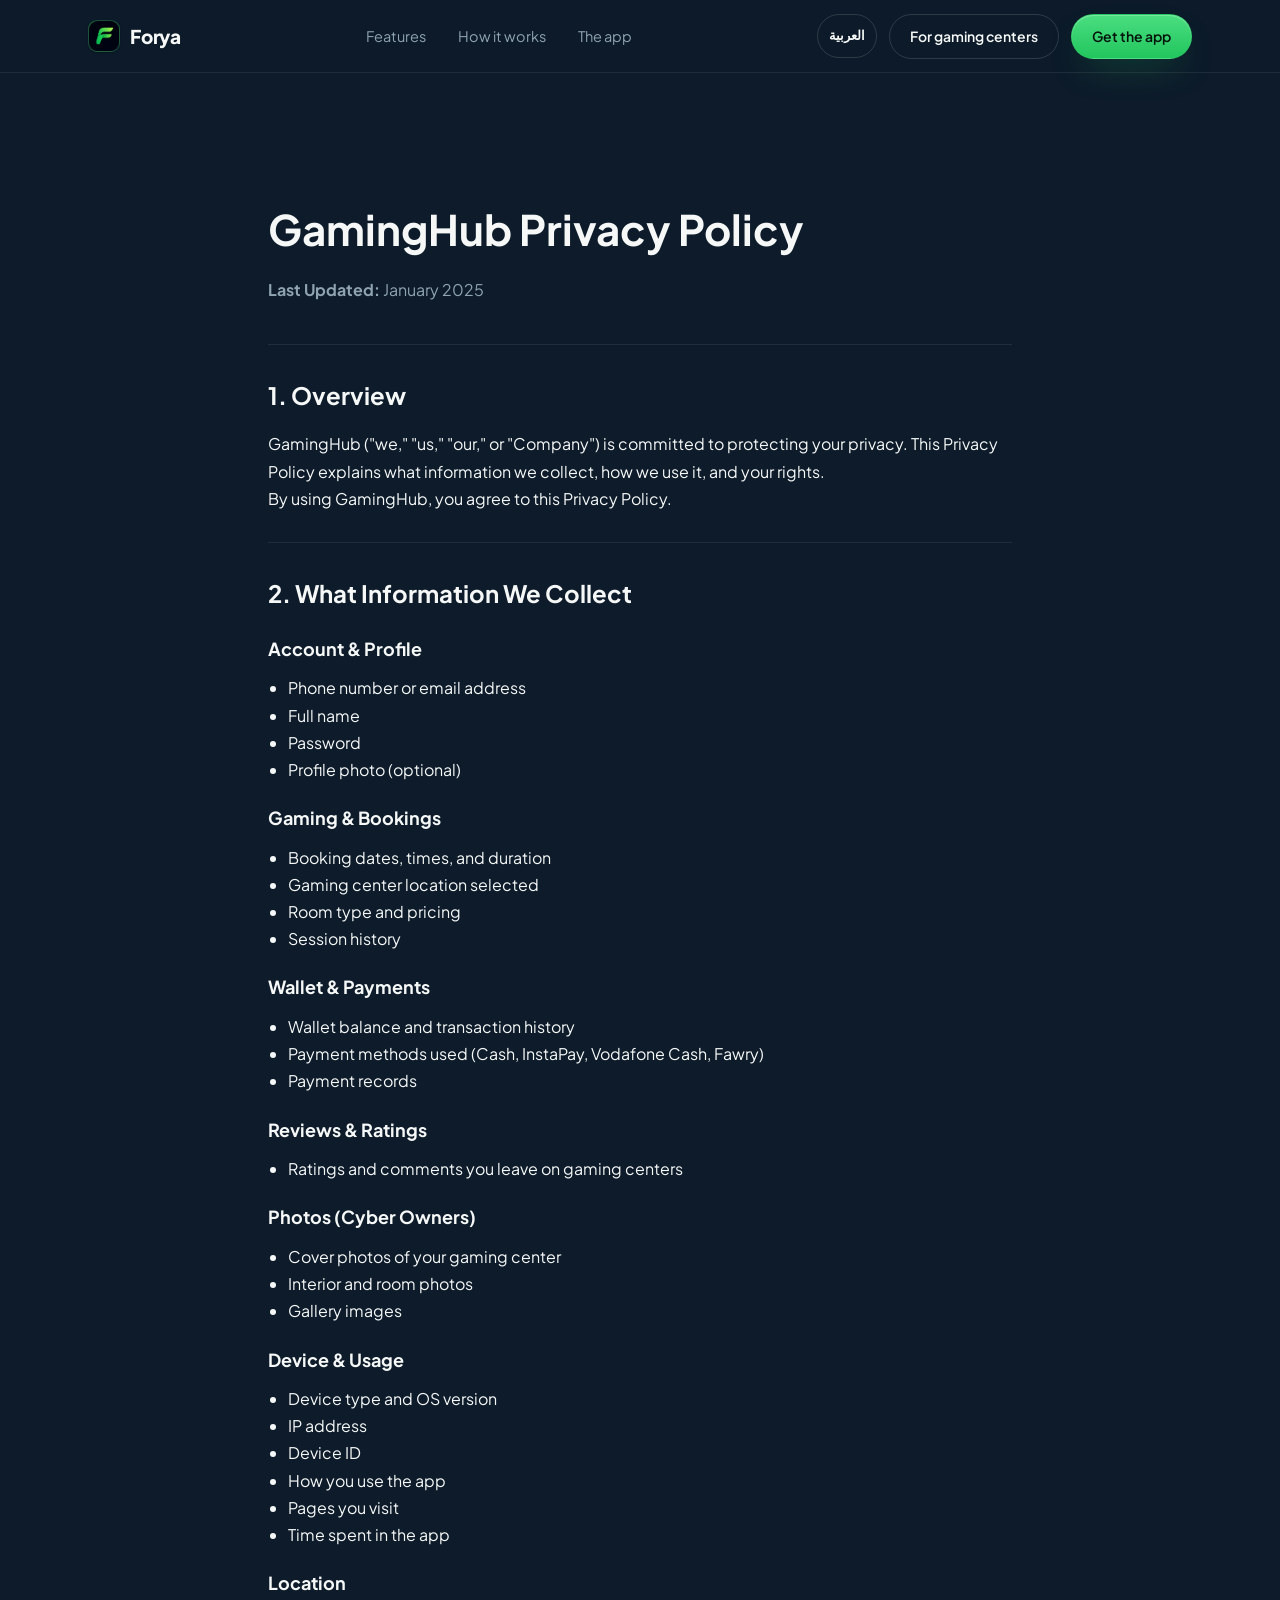
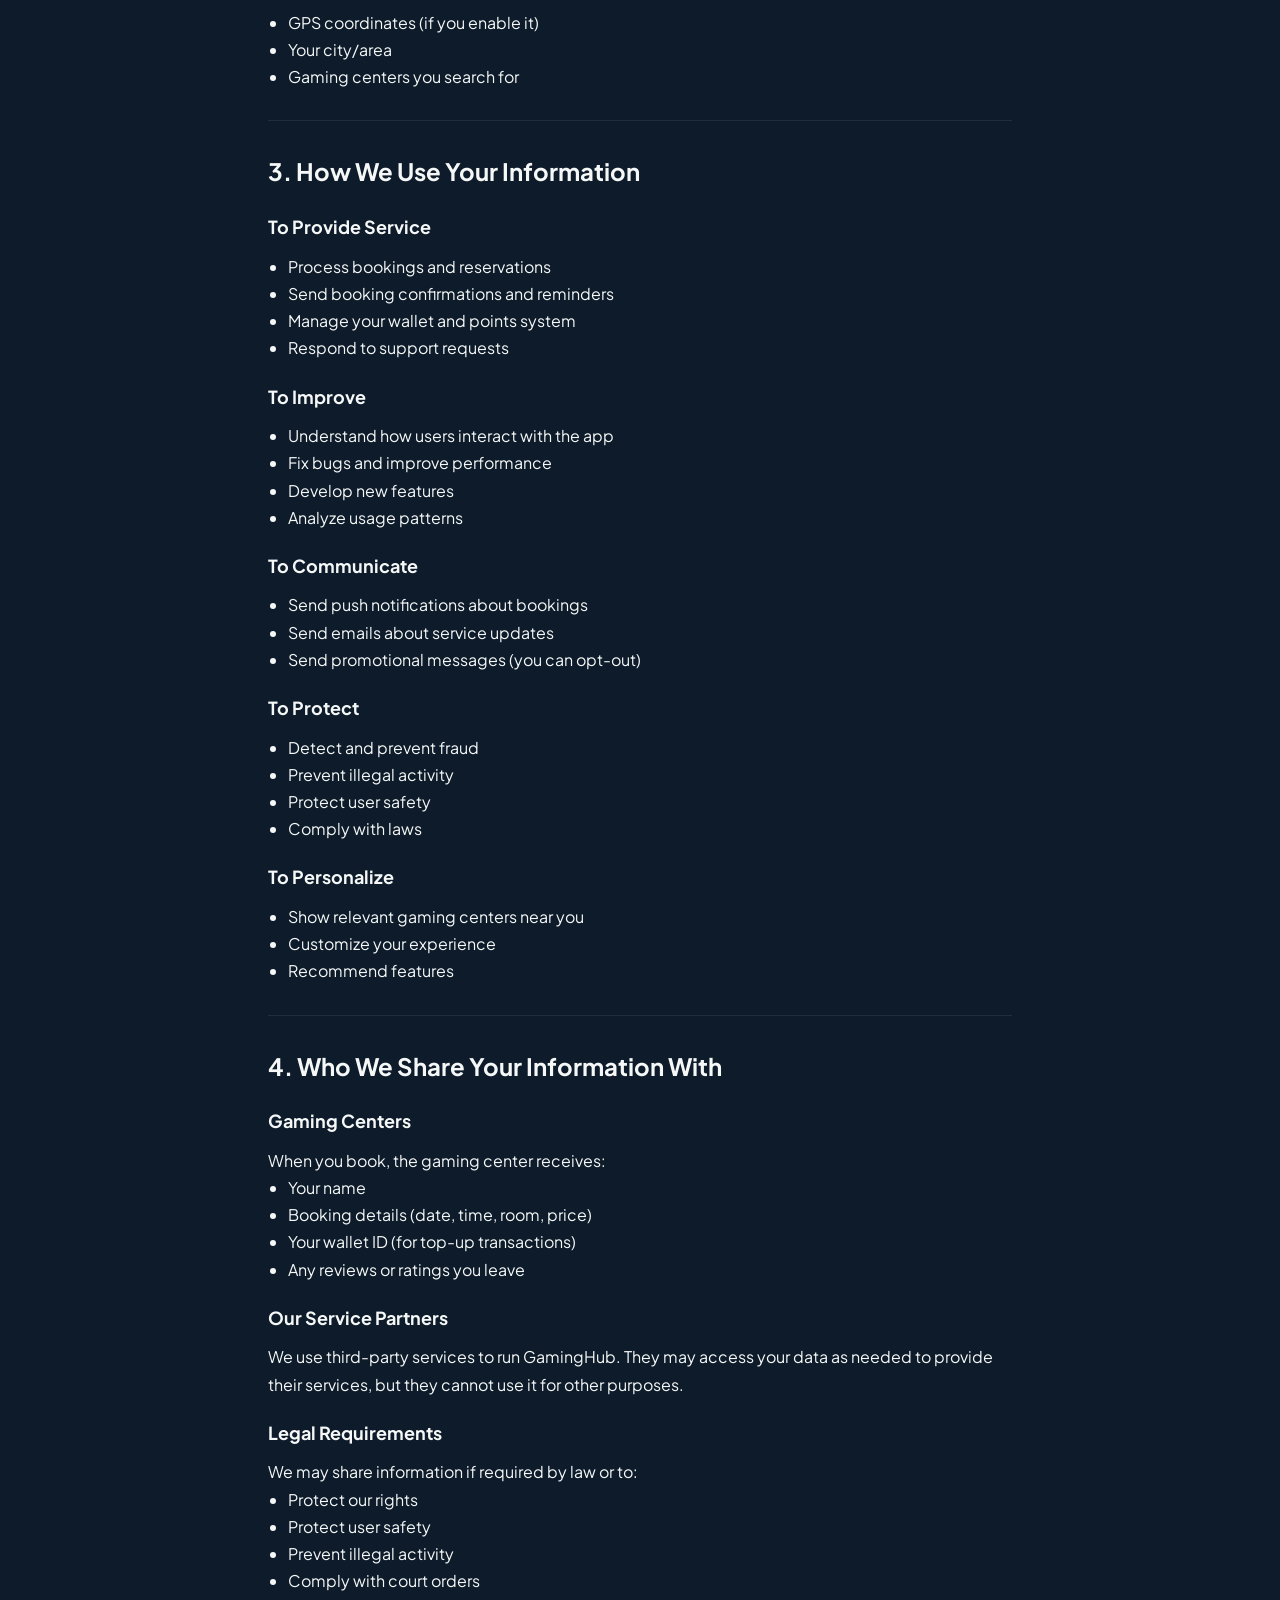
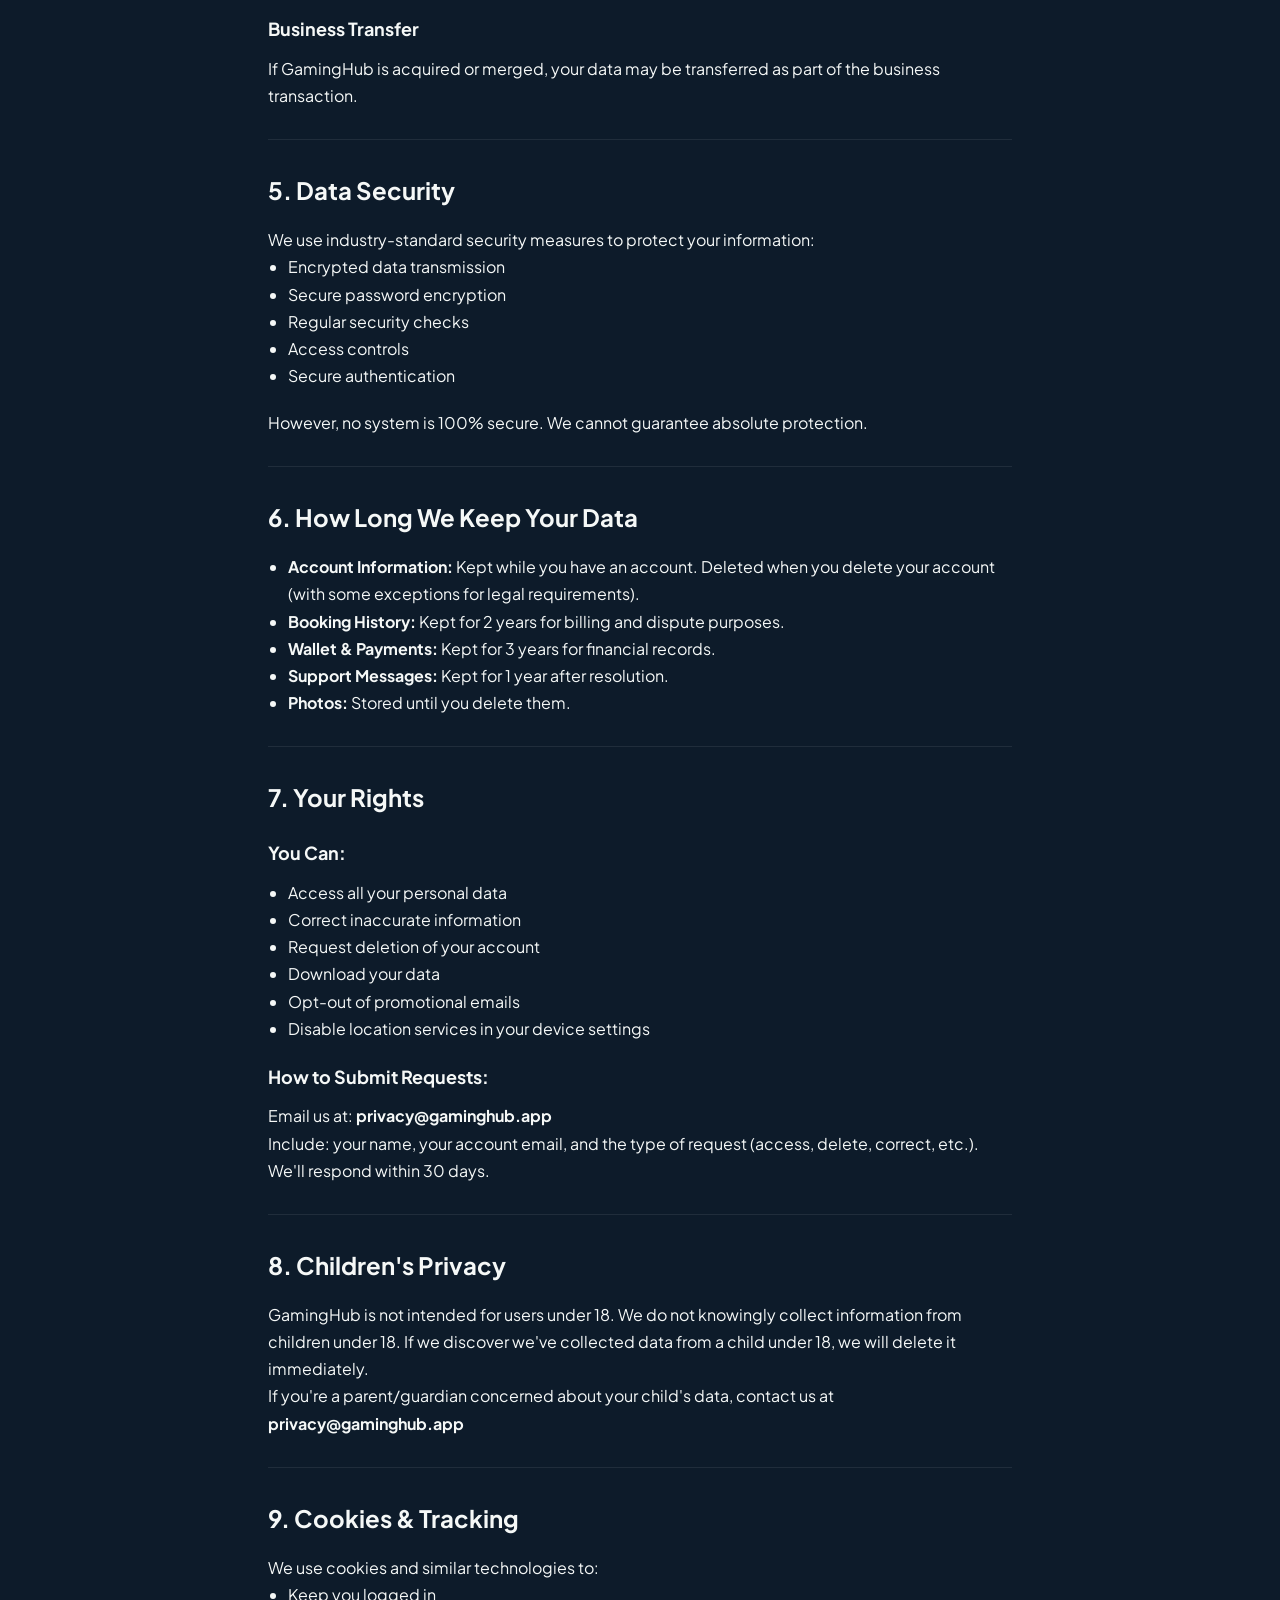
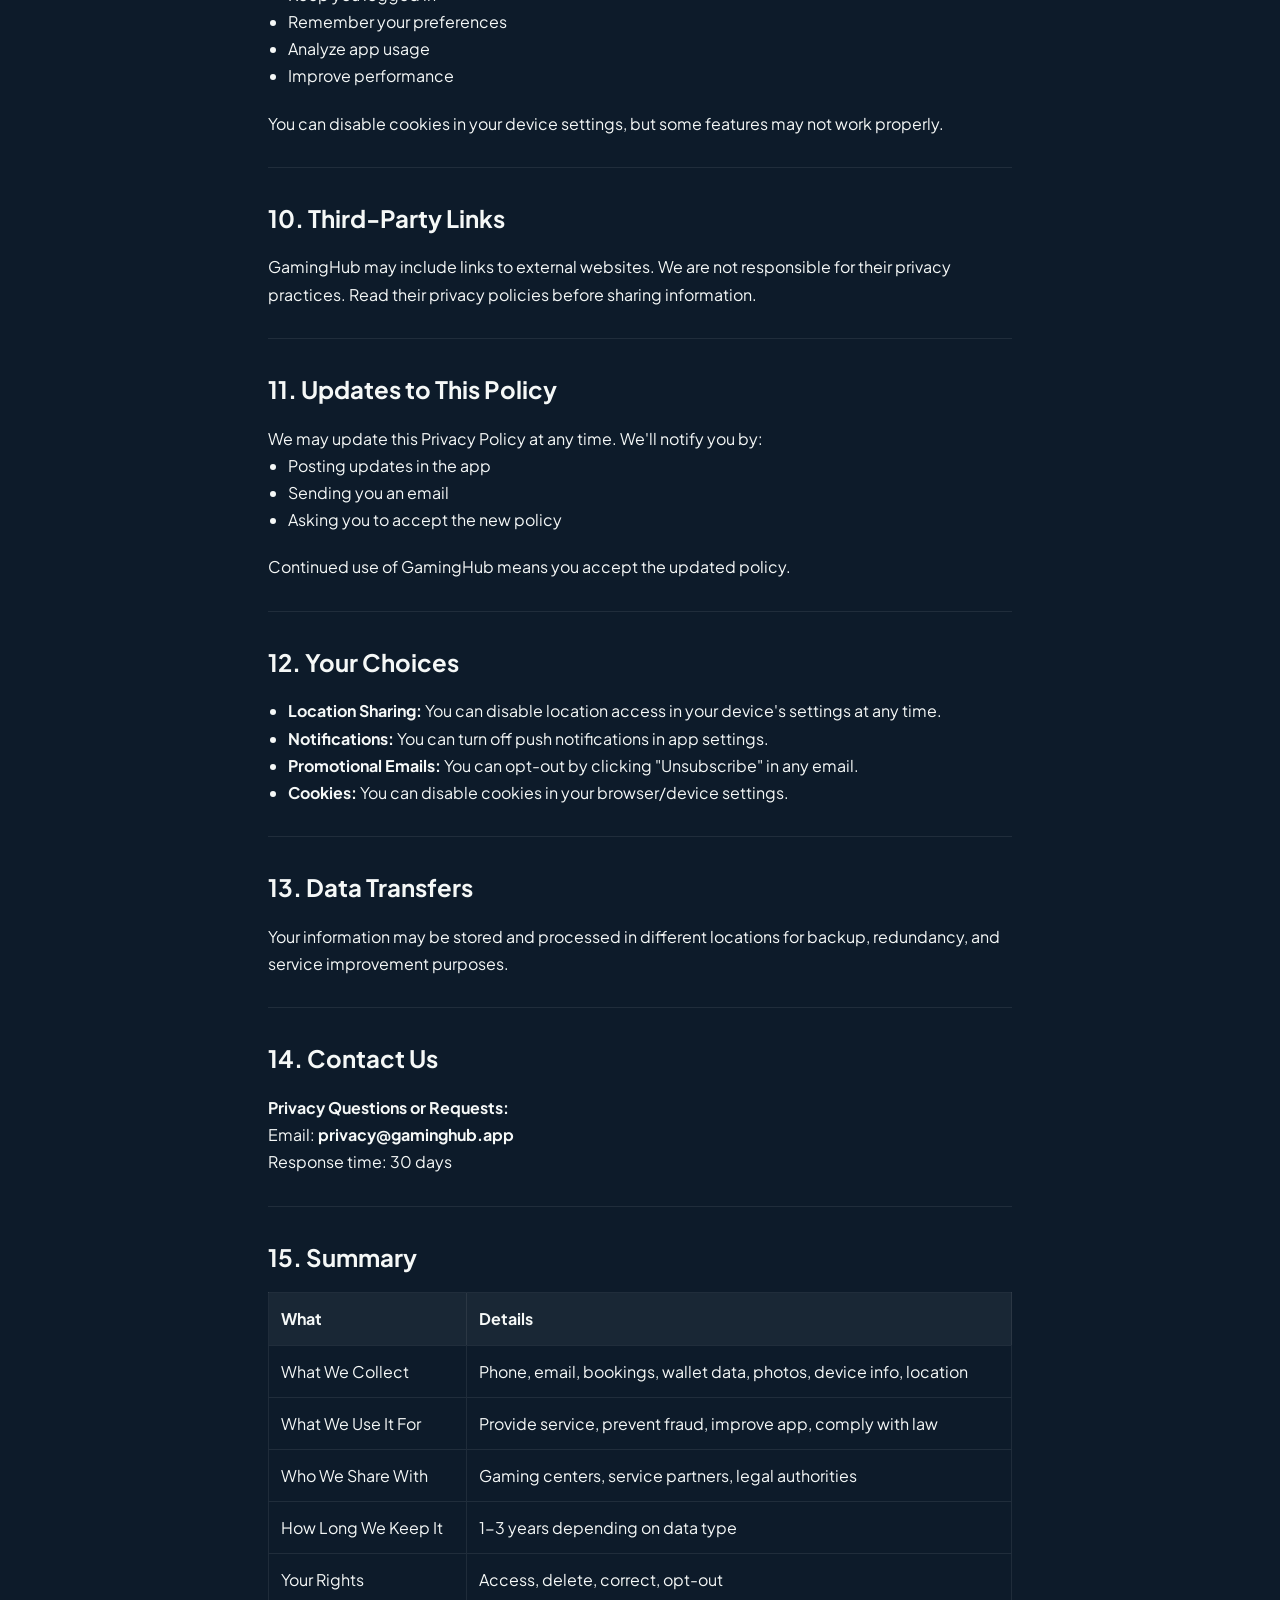
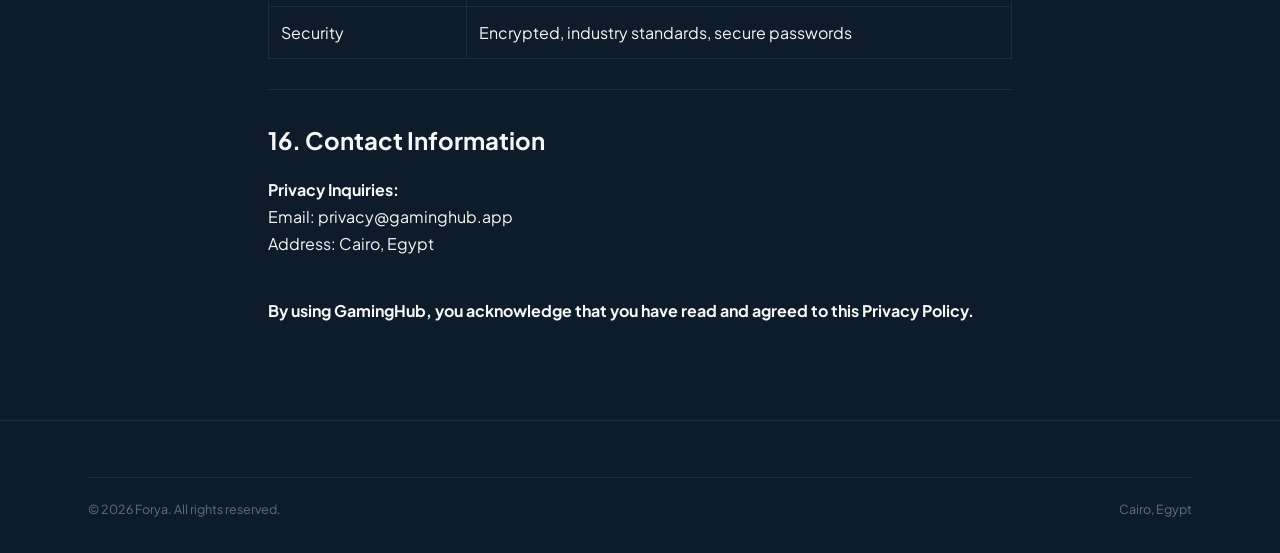
<file: forya_web/public/privacy.html>
<!DOCTYPE html>
<html lang="en">
<head>
<meta charset="UTF-8">
<meta name="viewport" content="width=device-width, initial-scale=1.0">
<title>Privacy Policy - Forya</title>
<meta name="description" content="Forya's Privacy Policy — learn what data we collect, how we use it, and your rights as a user.">
<link rel="preconnect" href="https://fonts.googleapis.com">
<link rel="preconnect" href="https://fonts.gstatic.com" crossorigin>
<link href="https://fonts.googleapis.com/css2?family=Plus+Jakarta+Sans:wght@400;500;600;700;800&display=swap" rel="stylesheet">
<link rel="stylesheet" href="style.css">
</head>
<body>

<header>
  <nav class="wrap">
    <div class="logo">
      <div class="logo-mark">
        <img src="logo.png" alt="Forya Logo" style="width:100%; height:100%; object-fit:cover; border-radius:inherit;">
      </div>
      Forya
    </div>

    <ul class="nav-links">
      <li><a href="forya-landing.html#home-features">Features</a></li>
      <li><a href="forya-landing.html#home-how">How it works</a></li>
      <li><a href="forya-landing.html#home-product">The app</a></li>
    </ul>

    <div class="nav-cta">
      <a href="forya-landing-ar.html" class="btn btn-ghost lang-toggle" style="padding: 11px; font-size: 13px;">العربية</a>
      <a href="forya-landing.html#dashboard" class="btn btn-ghost">For gaming centers</a>
      <a href="forya-landing.html" class="btn btn-primary">Get the app</a>
    </div>
  </nav>
</header>

<main>
<section class="section" style="padding-top:120px;">
  <div class="wrap" style="max-width:800px; margin: 0 auto; line-height:1.7;">

    <h1 style="font-size:42px; margin-bottom:12px;">GamingHub Privacy Policy</h1>
    <p style="color:var(--muted); margin-bottom:40px;"><strong>Last Updated:</strong> January 2025</p>

    <hr style="border:0; border-top:1px solid var(--line); margin: 30px 0;">

    <h2 style="font-size:24px; margin:30px 0 15px;">1. Overview</h2>
    <p>GamingHub ("we," "us," "our," or "Company") is committed to protecting your privacy. This Privacy Policy explains what information we collect, how we use it, and your rights.</p>
    <p>By using GamingHub, you agree to this Privacy Policy.</p>

    <hr style="border:0; border-top:1px solid var(--line); margin: 30px 0;">

    <h2 style="font-size:24px; margin:30px 0 15px;">2. What Information We Collect</h2>

    <h3 style="font-size:18px; margin:20px 0 10px;">Account &amp; Profile</h3>
    <ul style="margin-left:20px; margin-bottom:20px; list-style:disc;">
      <li>Phone number or email address</li>
      <li>Full name</li>
      <li>Password</li>
      <li>Profile photo (optional)</li>
    </ul>

    <h3 style="font-size:18px; margin:20px 0 10px;">Gaming &amp; Bookings</h3>
    <ul style="margin-left:20px; margin-bottom:20px; list-style:disc;">
      <li>Booking dates, times, and duration</li>
      <li>Gaming center location selected</li>
      <li>Room type and pricing</li>
      <li>Session history</li>
    </ul>

    <h3 style="font-size:18px; margin:20px 0 10px;">Wallet &amp; Payments</h3>
    <ul style="margin-left:20px; margin-bottom:20px; list-style:disc;">
      <li>Wallet balance and transaction history</li>
      <li>Payment methods used (Cash, InstaPay, Vodafone Cash, Fawry)</li>
      <li>Payment records</li>
    </ul>

    <h3 style="font-size:18px; margin:20px 0 10px;">Reviews &amp; Ratings</h3>
    <ul style="margin-left:20px; margin-bottom:20px; list-style:disc;">
      <li>Ratings and comments you leave on gaming centers</li>
    </ul>

    <h3 style="font-size:18px; margin:20px 0 10px;">Photos (Cyber Owners)</h3>
    <ul style="margin-left:20px; margin-bottom:20px; list-style:disc;">
      <li>Cover photos of your gaming center</li>
      <li>Interior and room photos</li>
      <li>Gallery images</li>
    </ul>

    <h3 style="font-size:18px; margin:20px 0 10px;">Device &amp; Usage</h3>
    <ul style="margin-left:20px; margin-bottom:20px; list-style:disc;">
      <li>Device type and OS version</li>
      <li>IP address</li>
      <li>Device ID</li>
      <li>How you use the app</li>
      <li>Pages you visit</li>
      <li>Time spent in the app</li>
    </ul>

    <h3 style="font-size:18px; margin:20px 0 10px;">Location</h3>
    <ul style="margin-left:20px; margin-bottom:20px; list-style:disc;">
      <li>GPS coordinates (if you enable it)</li>
      <li>Your city/area</li>
      <li>Gaming centers you search for</li>
    </ul>

    <hr style="border:0; border-top:1px solid var(--line); margin: 30px 0;">

    <h2 style="font-size:24px; margin:30px 0 15px;">3. How We Use Your Information</h2>

    <h3 style="font-size:18px; margin:20px 0 10px;">To Provide Service</h3>
    <ul style="margin-left:20px; margin-bottom:20px; list-style:disc;">
      <li>Process bookings and reservations</li>
      <li>Send booking confirmations and reminders</li>
      <li>Manage your wallet and points system</li>
      <li>Respond to support requests</li>
    </ul>

    <h3 style="font-size:18px; margin:20px 0 10px;">To Improve</h3>
    <ul style="margin-left:20px; margin-bottom:20px; list-style:disc;">
      <li>Understand how users interact with the app</li>
      <li>Fix bugs and improve performance</li>
      <li>Develop new features</li>
      <li>Analyze usage patterns</li>
    </ul>

    <h3 style="font-size:18px; margin:20px 0 10px;">To Communicate</h3>
    <ul style="margin-left:20px; margin-bottom:20px; list-style:disc;">
      <li>Send push notifications about bookings</li>
      <li>Send emails about service updates</li>
      <li>Send promotional messages (you can opt-out)</li>
    </ul>

    <h3 style="font-size:18px; margin:20px 0 10px;">To Protect</h3>
    <ul style="margin-left:20px; margin-bottom:20px; list-style:disc;">
      <li>Detect and prevent fraud</li>
      <li>Prevent illegal activity</li>
      <li>Protect user safety</li>
      <li>Comply with laws</li>
    </ul>

    <h3 style="font-size:18px; margin:20px 0 10px;">To Personalize</h3>
    <ul style="margin-left:20px; margin-bottom:20px; list-style:disc;">
      <li>Show relevant gaming centers near you</li>
      <li>Customize your experience</li>
      <li>Recommend features</li>
    </ul>

    <hr style="border:0; border-top:1px solid var(--line); margin: 30px 0;">

    <h2 style="font-size:24px; margin:30px 0 15px;">4. Who We Share Your Information With</h2>

    <h3 style="font-size:18px; margin:20px 0 10px;">Gaming Centers</h3>
    <p>When you book, the gaming center receives:</p>
    <ul style="margin-left:20px; margin-bottom:20px; list-style:disc;">
      <li>Your name</li>
      <li>Booking details (date, time, room, price)</li>
      <li>Your wallet ID (for top-up transactions)</li>
      <li>Any reviews or ratings you leave</li>
    </ul>

    <h3 style="font-size:18px; margin:20px 0 10px;">Our Service Partners</h3>
    <p>We use third-party services to run GamingHub. They may access your data as needed to provide their services, but they cannot use it for other purposes.</p>

    <h3 style="font-size:18px; margin:20px 0 10px;">Legal Requirements</h3>
    <p>We may share information if required by law or to:</p>
    <ul style="margin-left:20px; margin-bottom:20px; list-style:disc;">
      <li>Protect our rights</li>
      <li>Protect user safety</li>
      <li>Prevent illegal activity</li>
      <li>Comply with court orders</li>
    </ul>

    <h3 style="font-size:18px; margin:20px 0 10px;">Business Transfer</h3>
    <p>If GamingHub is acquired or merged, your data may be transferred as part of the business transaction.</p>

    <hr style="border:0; border-top:1px solid var(--line); margin: 30px 0;">

    <h2 style="font-size:24px; margin:30px 0 15px;">5. Data Security</h2>
    <p>We use industry-standard security measures to protect your information:</p>
    <ul style="margin-left:20px; margin-bottom:20px; list-style:disc;">
      <li>Encrypted data transmission</li>
      <li>Secure password encryption</li>
      <li>Regular security checks</li>
      <li>Access controls</li>
      <li>Secure authentication</li>
    </ul>
    <p>However, no system is 100% secure. We cannot guarantee absolute protection.</p>

    <hr style="border:0; border-top:1px solid var(--line); margin: 30px 0;">

    <h2 style="font-size:24px; margin:30px 0 15px;">6. How Long We Keep Your Data</h2>
    <ul style="margin-left:20px; margin-bottom:20px; list-style:disc;">
      <li><strong>Account Information:</strong> Kept while you have an account. Deleted when you delete your account (with some exceptions for legal requirements).</li>
      <li><strong>Booking History:</strong> Kept for 2 years for billing and dispute purposes.</li>
      <li><strong>Wallet &amp; Payments:</strong> Kept for 3 years for financial records.</li>
      <li><strong>Support Messages:</strong> Kept for 1 year after resolution.</li>
      <li><strong>Photos:</strong> Stored until you delete them.</li>
    </ul>

    <hr style="border:0; border-top:1px solid var(--line); margin: 30px 0;">

    <h2 style="font-size:24px; margin:30px 0 15px;">7. Your Rights</h2>
    <h3 style="font-size:18px; margin:20px 0 10px;">You Can:</h3>
    <ul style="margin-left:20px; margin-bottom:20px; list-style:disc;">
      <li>Access all your personal data</li>
      <li>Correct inaccurate information</li>
      <li>Request deletion of your account</li>
      <li>Download your data</li>
      <li>Opt-out of promotional emails</li>
      <li>Disable location services in your device settings</li>
    </ul>

    <h3 style="font-size:18px; margin:20px 0 10px;">How to Submit Requests:</h3>
    <p>Email us at: <strong>privacy@gaminghub.app</strong></p>
    <p>Include: your name, your account email, and the type of request (access, delete, correct, etc.).</p>
    <p>We'll respond within 30 days.</p>

    <hr style="border:0; border-top:1px solid var(--line); margin: 30px 0;">

    <h2 style="font-size:24px; margin:30px 0 15px;">8. Children's Privacy</h2>
    <p>GamingHub is not intended for users under 18. We do not knowingly collect information from children under 18. If we discover we've collected data from a child under 18, we will delete it immediately.</p>
    <p>If you're a parent/guardian concerned about your child's data, contact us at <strong>privacy@gaminghub.app</strong></p>

    <hr style="border:0; border-top:1px solid var(--line); margin: 30px 0;">

    <h2 style="font-size:24px; margin:30px 0 15px;">9. Cookies &amp; Tracking</h2>
    <p>We use cookies and similar technologies to:</p>
    <ul style="margin-left:20px; margin-bottom:20px; list-style:disc;">
      <li>Keep you logged in</li>
      <li>Remember your preferences</li>
      <li>Analyze app usage</li>
      <li>Improve performance</li>
    </ul>
    <p>You can disable cookies in your device settings, but some features may not work properly.</p>

    <hr style="border:0; border-top:1px solid var(--line); margin: 30px 0;">

    <h2 style="font-size:24px; margin:30px 0 15px;">10. Third-Party Links</h2>
    <p>GamingHub may include links to external websites. We are not responsible for their privacy practices. Read their privacy policies before sharing information.</p>

    <hr style="border:0; border-top:1px solid var(--line); margin: 30px 0;">

    <h2 style="font-size:24px; margin:30px 0 15px;">11. Updates to This Policy</h2>
    <p>We may update this Privacy Policy at any time. We'll notify you by:</p>
    <ul style="margin-left:20px; margin-bottom:20px; list-style:disc;">
      <li>Posting updates in the app</li>
      <li>Sending you an email</li>
      <li>Asking you to accept the new policy</li>
    </ul>
    <p>Continued use of GamingHub means you accept the updated policy.</p>

    <hr style="border:0; border-top:1px solid var(--line); margin: 30px 0;">

    <h2 style="font-size:24px; margin:30px 0 15px;">12. Your Choices</h2>
    <ul style="margin-left:20px; margin-bottom:20px; list-style:disc;">
      <li><strong>Location Sharing:</strong> You can disable location access in your device's settings at any time.</li>
      <li><strong>Notifications:</strong> You can turn off push notifications in app settings.</li>
      <li><strong>Promotional Emails:</strong> You can opt-out by clicking "Unsubscribe" in any email.</li>
      <li><strong>Cookies:</strong> You can disable cookies in your browser/device settings.</li>
    </ul>

    <hr style="border:0; border-top:1px solid var(--line); margin: 30px 0;">

    <h2 style="font-size:24px; margin:30px 0 15px;">13. Data Transfers</h2>
    <p>Your information may be stored and processed in different locations for backup, redundancy, and service improvement purposes.</p>

    <hr style="border:0; border-top:1px solid var(--line); margin: 30px 0;">

    <h2 style="font-size:24px; margin:30px 0 15px;">14. Contact Us</h2>
    <p><strong>Privacy Questions or Requests:</strong></p>
    <p>Email: <strong>privacy@gaminghub.app</strong></p>
    <p>Response time: 30 days</p>

    <hr style="border:0; border-top:1px solid var(--line); margin: 30px 0;">

    <h2 style="font-size:24px; margin:30px 0 15px;">15. Summary</h2>
    <table style="width:100%; border-collapse:collapse; margin-bottom:20px; border:1px solid var(--line);">
      <thead>
        <tr style="background:rgba(255,255,255,0.05); border-bottom:1px solid var(--line);">
          <th style="padding:12px; text-align:left; border-right:1px solid var(--line);">What</th>
          <th style="padding:12px; text-align:left;">Details</th>
        </tr>
      </thead>
      <tbody>
        <tr style="border-bottom:1px solid var(--line);">
          <td style="padding:12px; border-right:1px solid var(--line);">What We Collect</td>
          <td style="padding:12px;">Phone, email, bookings, wallet data, photos, device info, location</td>
        </tr>
        <tr style="border-bottom:1px solid var(--line);">
          <td style="padding:12px; border-right:1px solid var(--line);">What We Use It For</td>
          <td style="padding:12px;">Provide service, prevent fraud, improve app, comply with law</td>
        </tr>
        <tr style="border-bottom:1px solid var(--line);">
          <td style="padding:12px; border-right:1px solid var(--line);">Who We Share With</td>
          <td style="padding:12px;">Gaming centers, service partners, legal authorities</td>
        </tr>
        <tr style="border-bottom:1px solid var(--line);">
          <td style="padding:12px; border-right:1px solid var(--line);">How Long We Keep It</td>
          <td style="padding:12px;">1-3 years depending on data type</td>
        </tr>
        <tr style="border-bottom:1px solid var(--line);">
          <td style="padding:12px; border-right:1px solid var(--line);">Your Rights</td>
          <td style="padding:12px;">Access, delete, correct, opt-out</td>
        </tr>
        <tr>
          <td style="padding:12px; border-right:1px solid var(--line);">Security</td>
          <td style="padding:12px;">Encrypted, industry standards, secure passwords</td>
        </tr>
      </tbody>
    </table>

    <hr style="border:0; border-top:1px solid var(--line); margin: 30px 0;">

    <h2 style="font-size:24px; margin:30px 0 15px;">16. Contact Information</h2>
    <p><strong>Privacy Inquiries:</strong><br>
    Email: privacy@gaminghub.app<br>
    Address: Cairo, Egypt</p>

    <p style="margin-top:40px; font-weight:bold;">By using GamingHub, you acknowledge that you have read and agreed to this Privacy Policy.</p>

  </div>
</section>
</main>

<footer class="footer">
  <div class="wrap">
    <div class="footer-bottom">
      <span>© 2026 Forya. All rights reserved.</span>
      <span>Cairo, Egypt</span>
    </div>
  </div>
</footer>

</body>
</html>
</file>
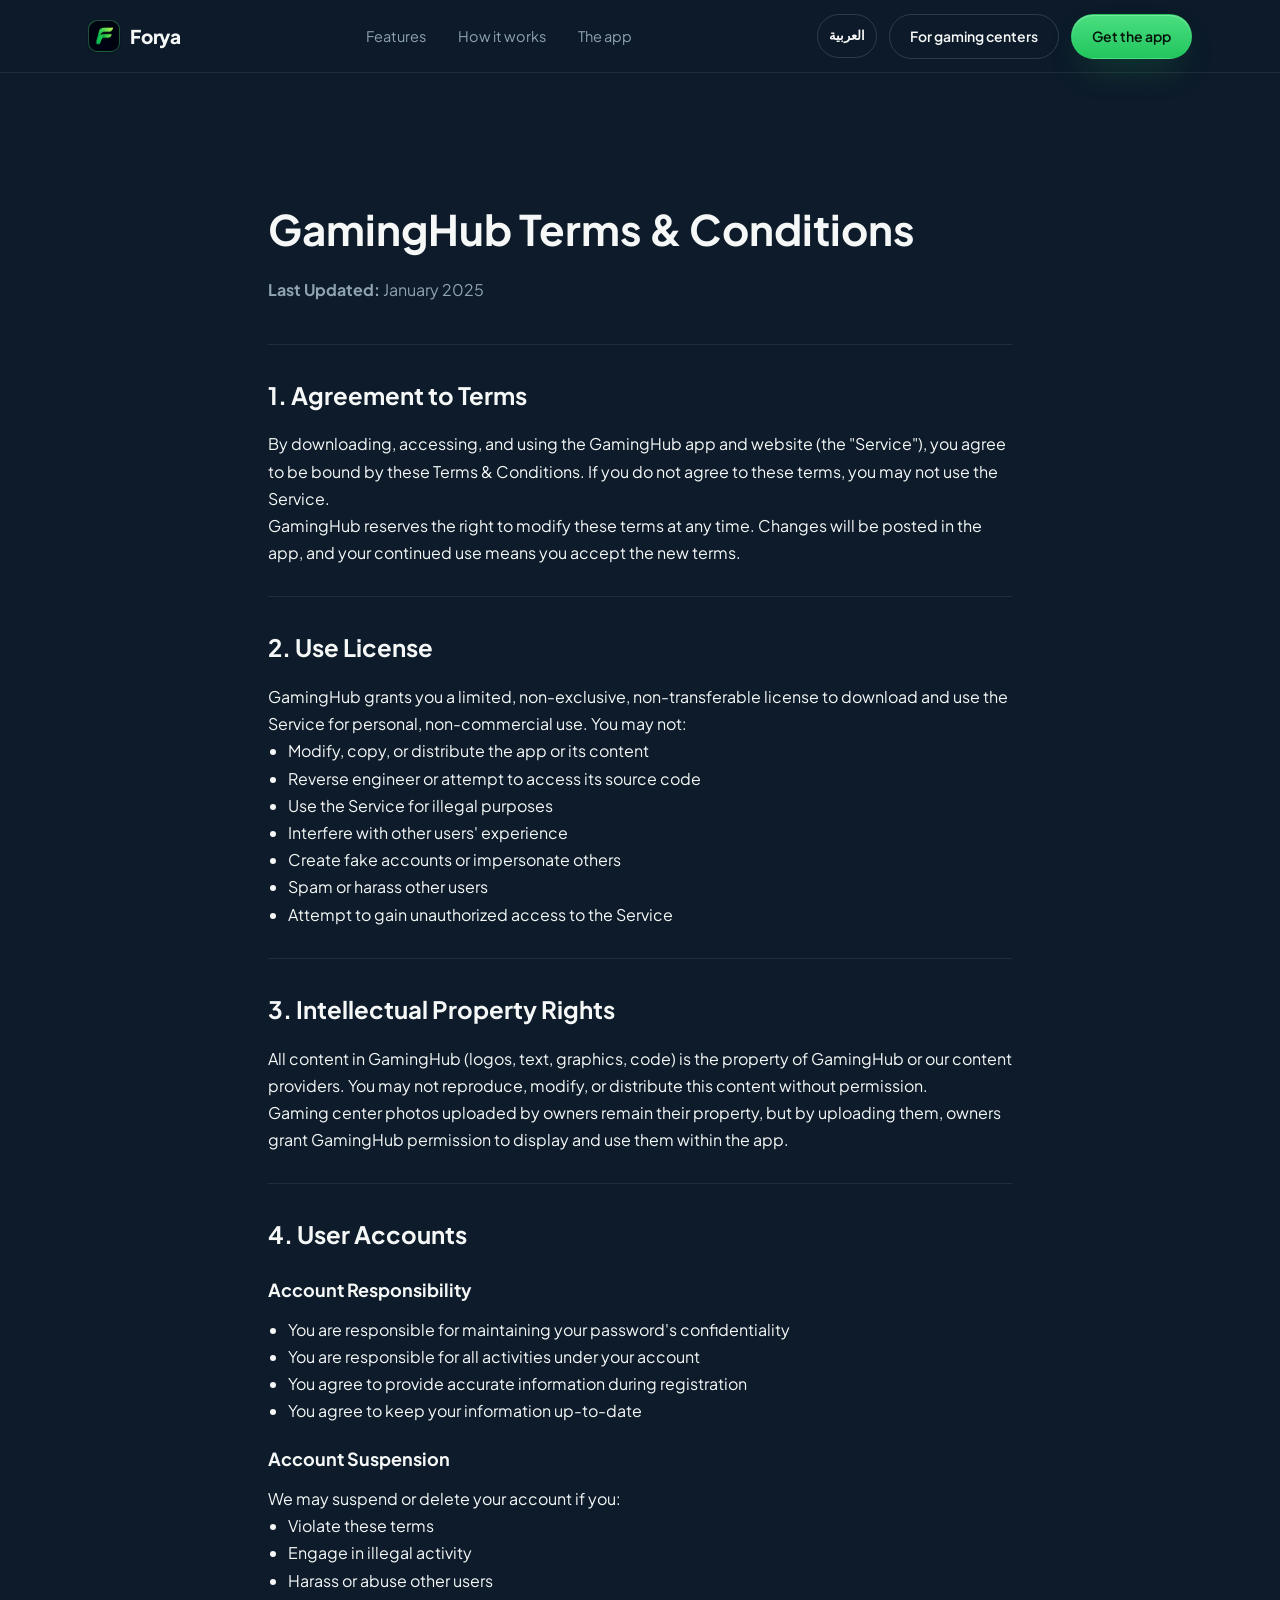
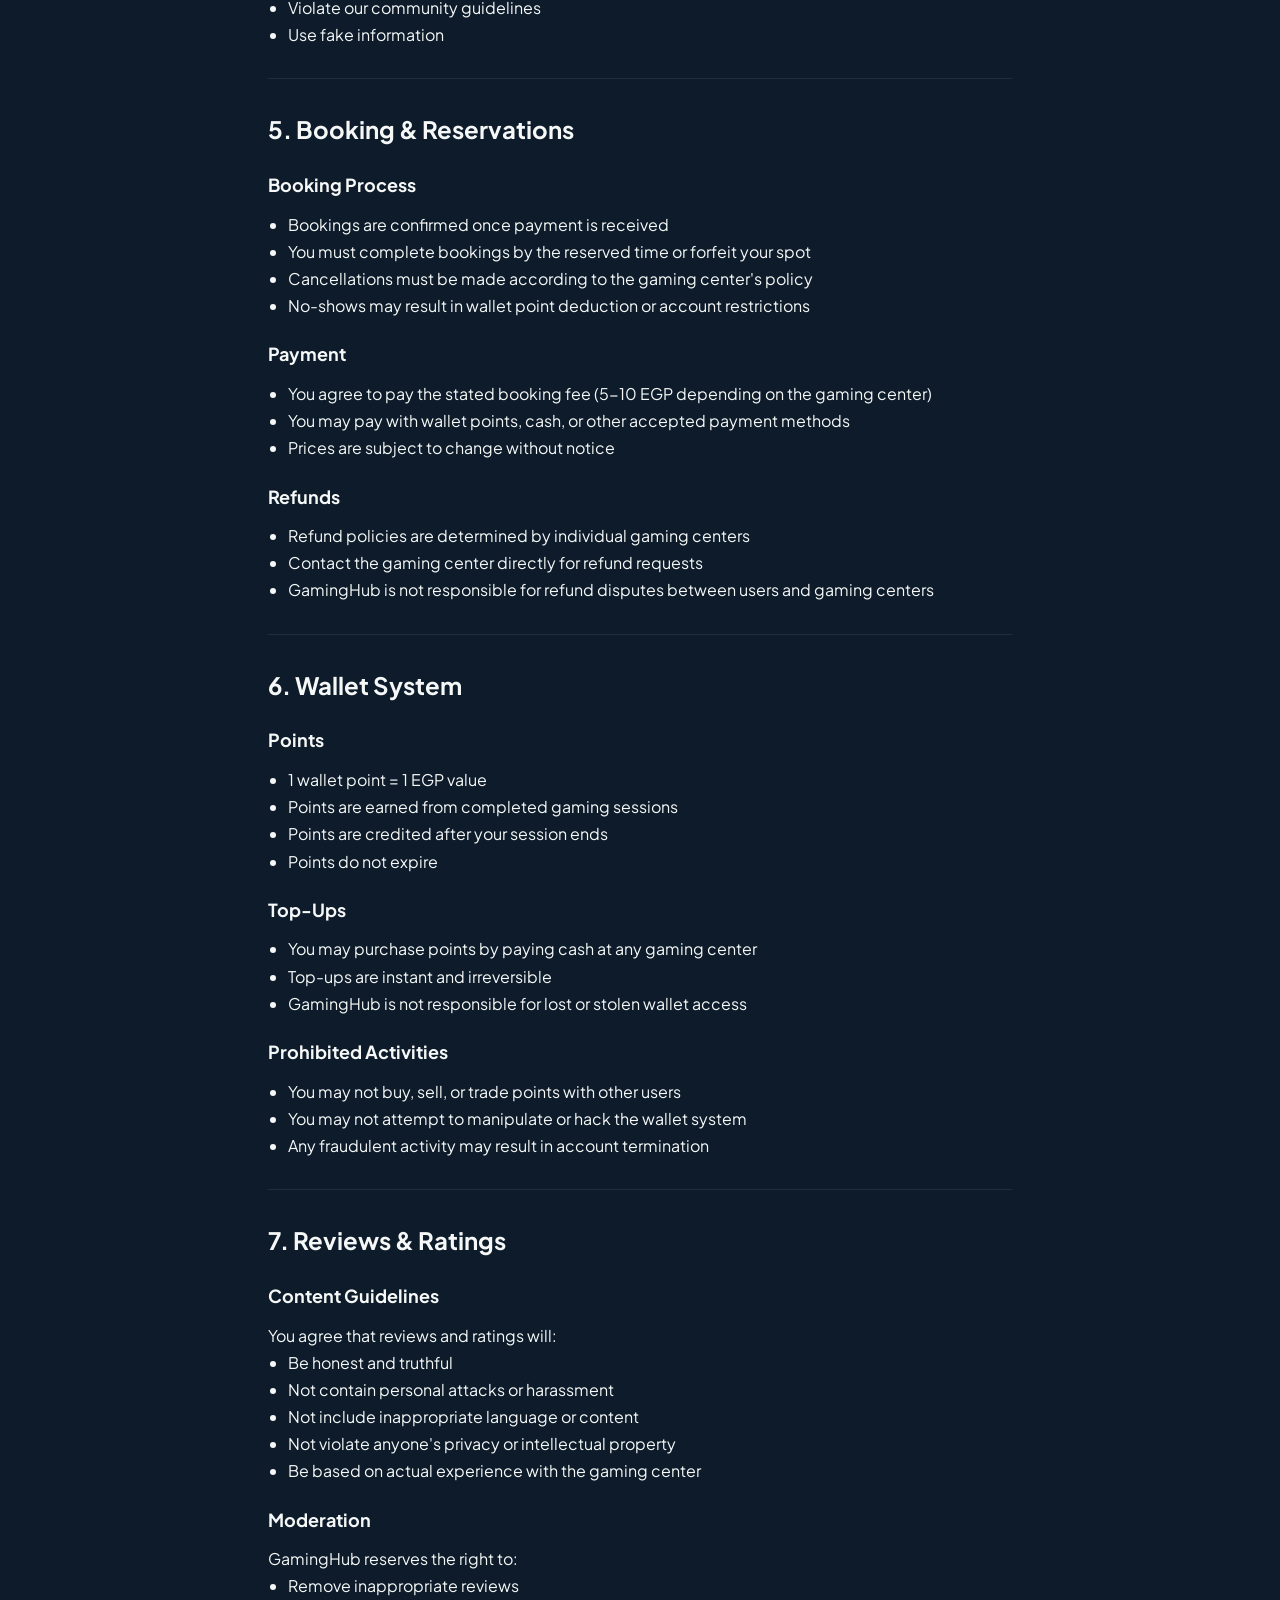
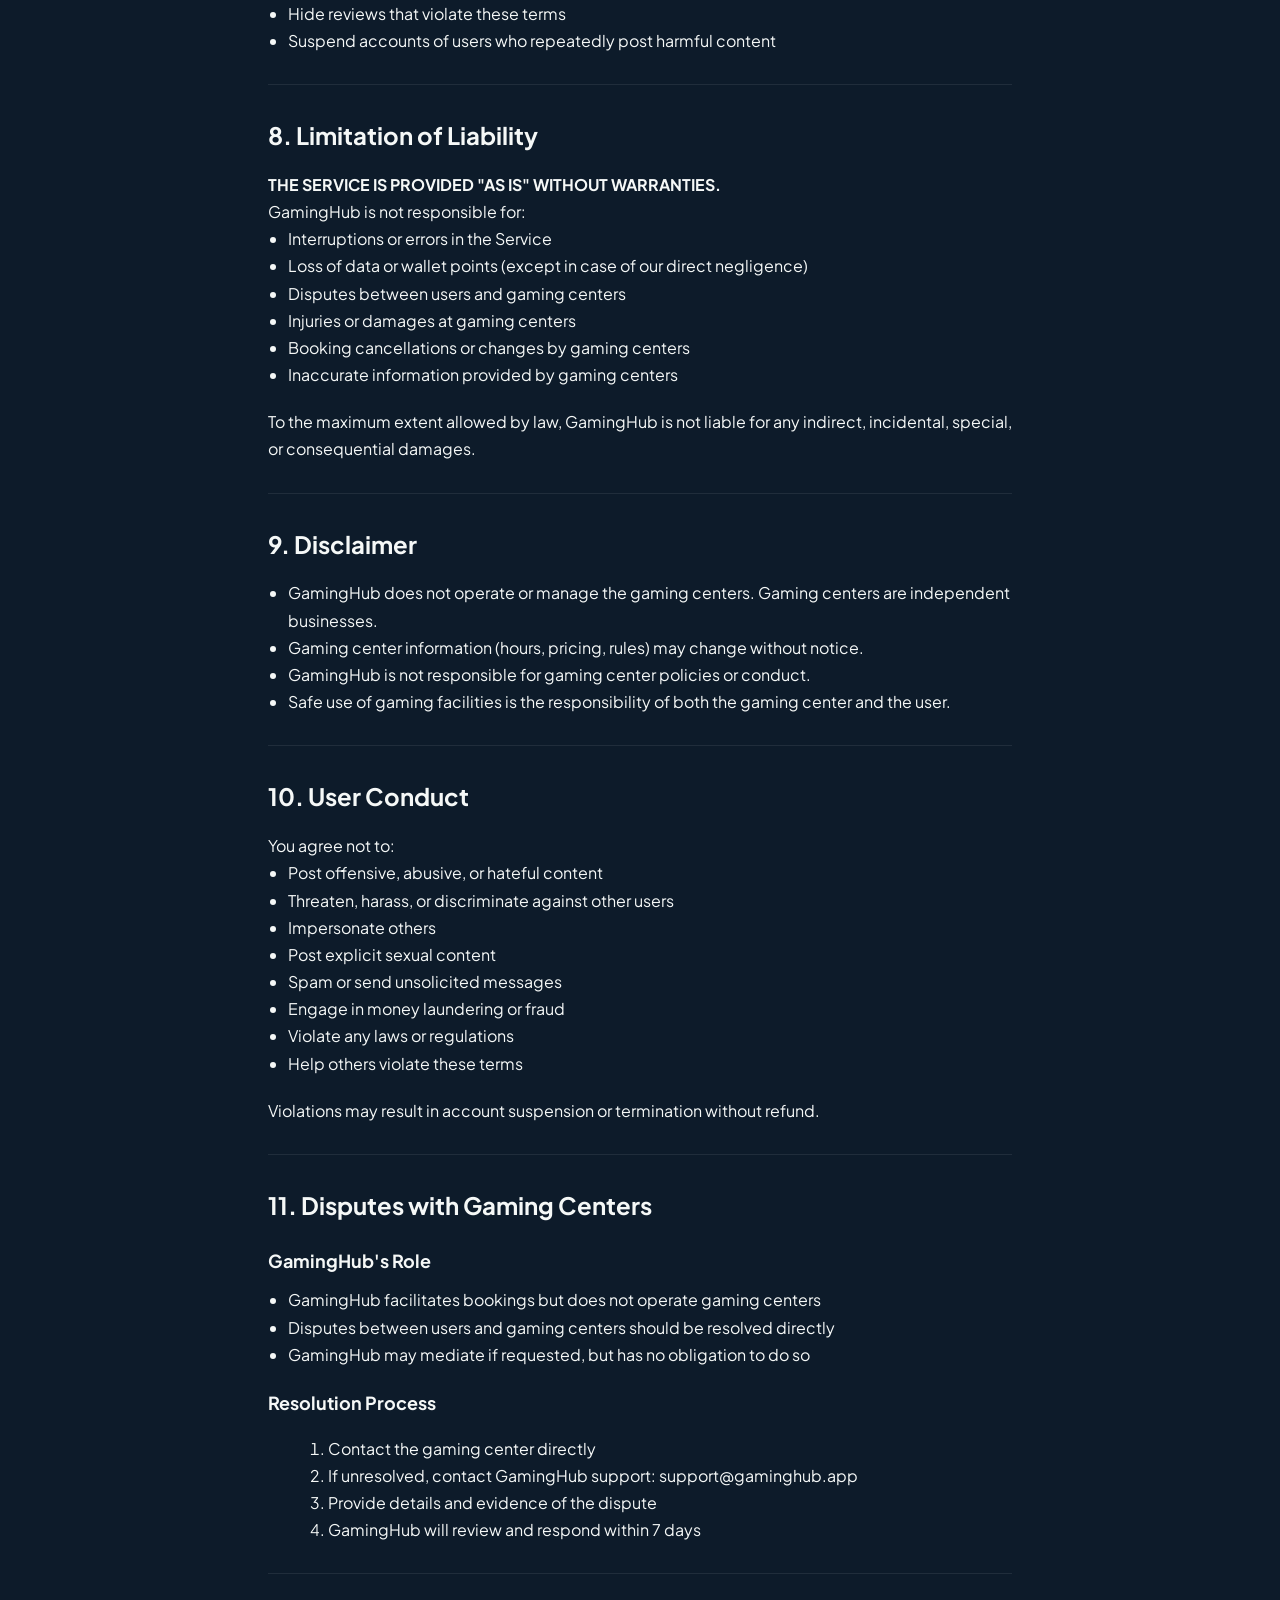
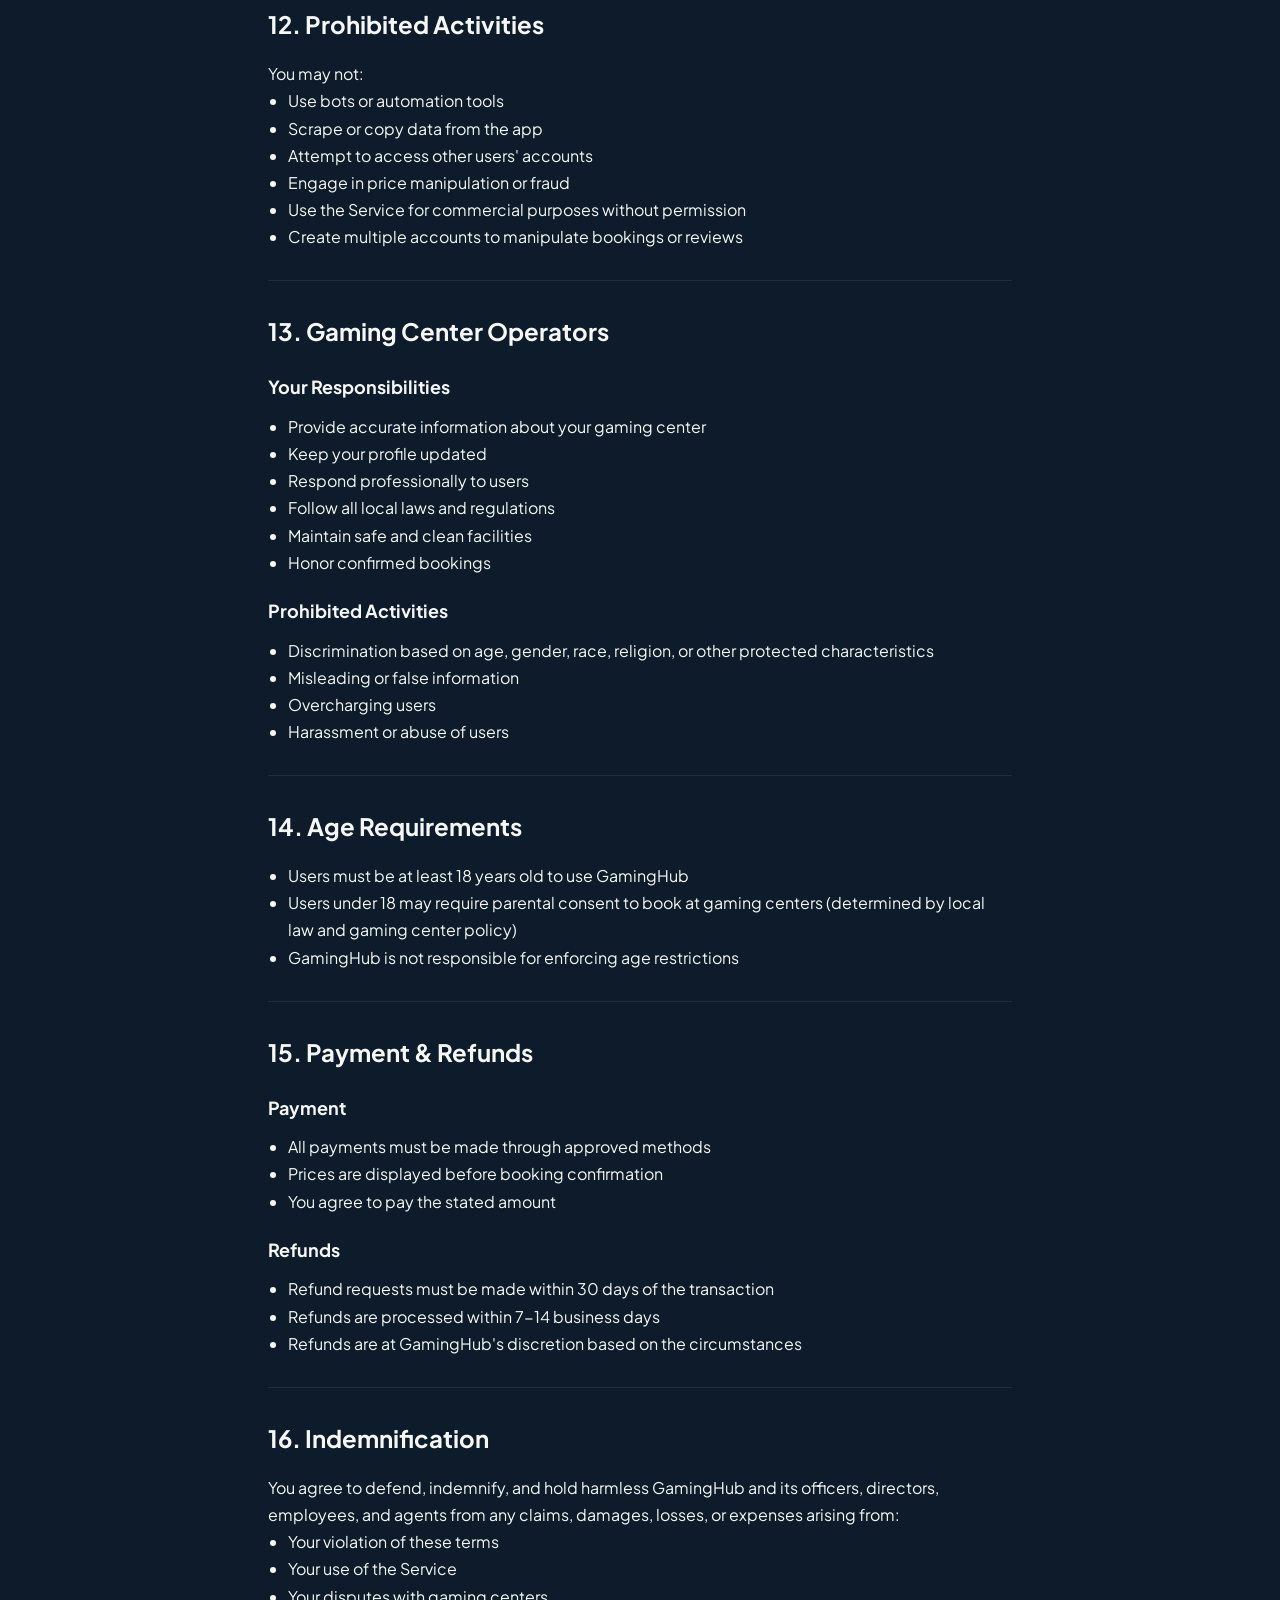
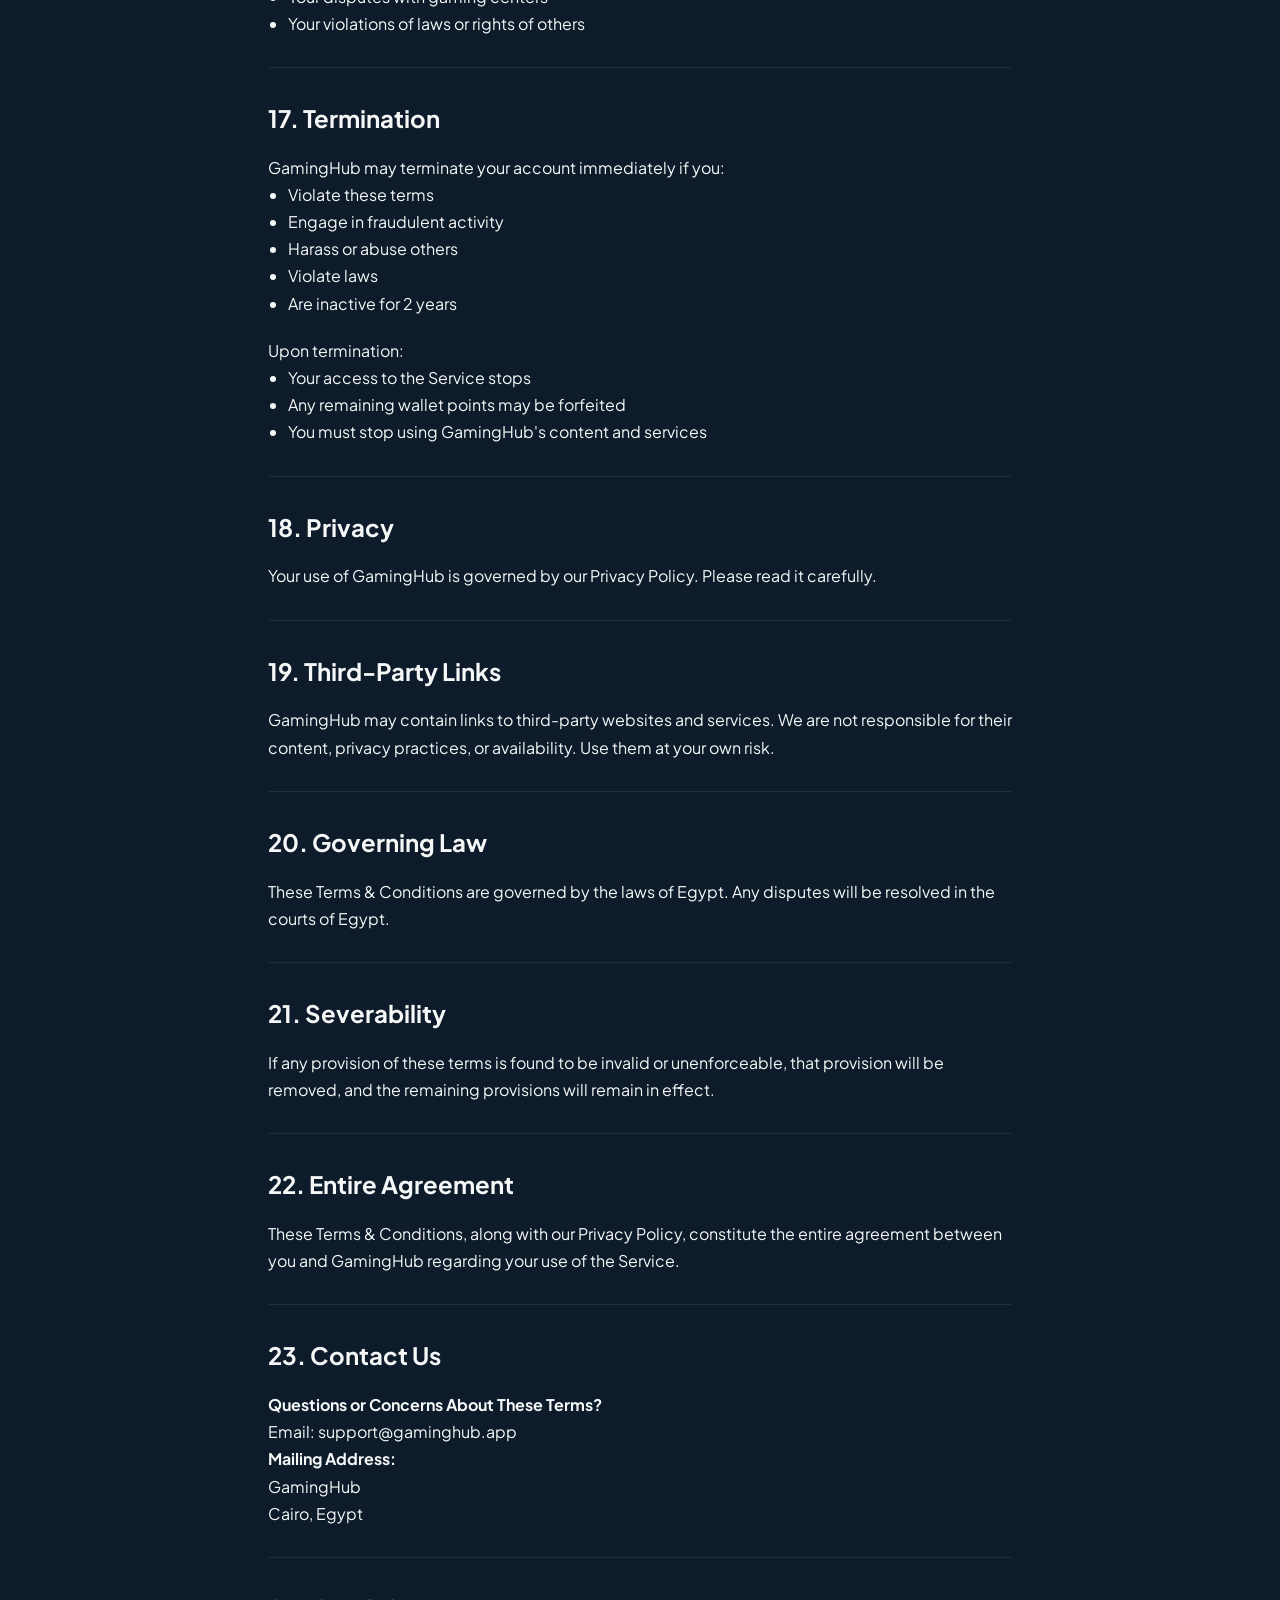
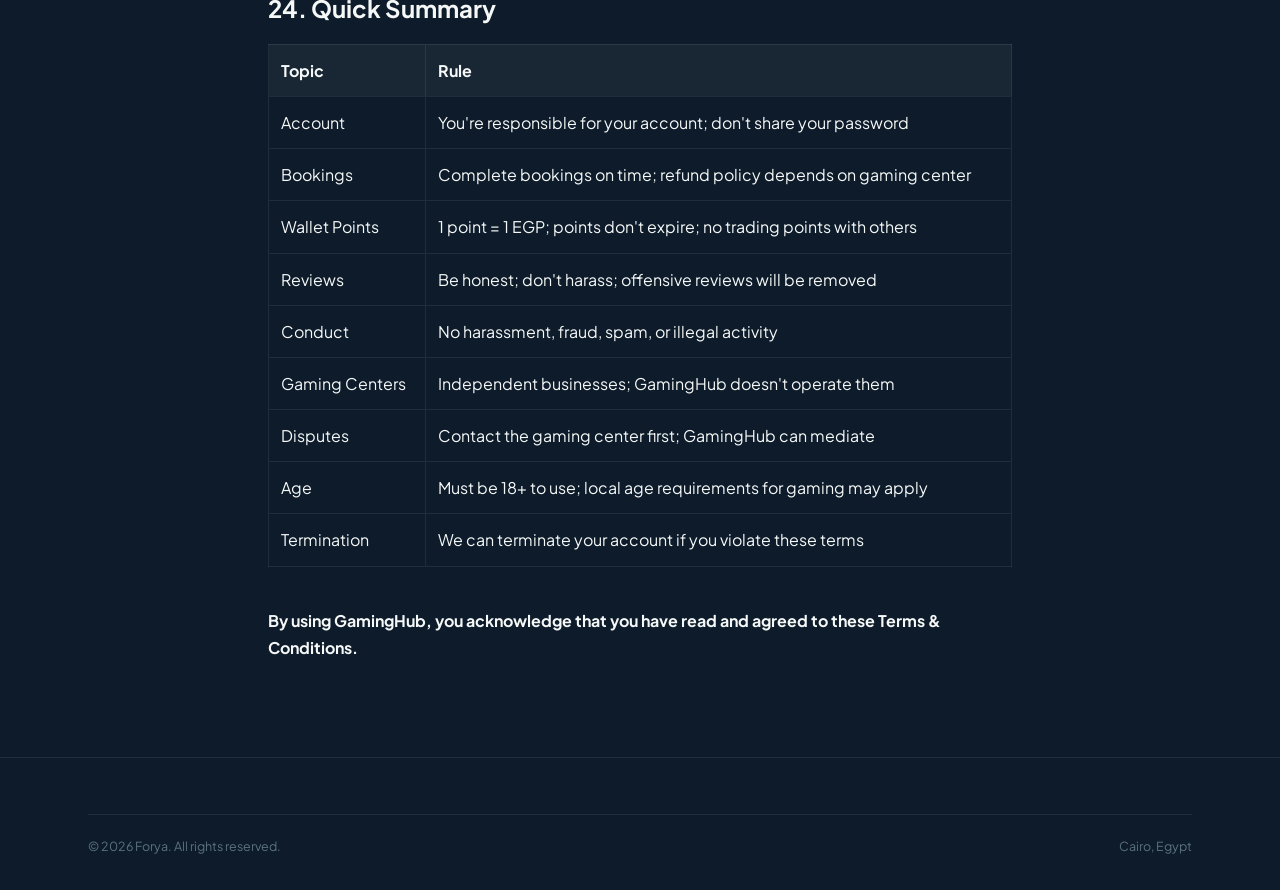
<file: forya_web/public/terms.html>
<!DOCTYPE html>
<html lang="en">
<head>
<meta charset="UTF-8">
<meta name="viewport" content="width=device-width, initial-scale=1.0">
<title>Terms & Conditions - Forya</title>
<meta name="description" content="Forya is the reservation app for gaming centers: find open seats nearby, book instantly, and pay from your wallet.">
<link rel="preconnect" href="https://fonts.googleapis.com">
<link rel="preconnect" href="https://fonts.gstatic.com" crossorigin>
<link href="https://fonts.googleapis.com/css2?family=Plus+Jakarta+Sans:wght@400;500;600;700;800&display=swap" rel="stylesheet">
<link rel="stylesheet" href="style.css">
</head>
<body>

<header>
  <nav class="wrap">
    <div class="logo">
      <div class="logo-mark">
        <img src="logo.png" alt="Forya Logo" style="width:100%; height:100%; object-fit:cover; border-radius:inherit;">
      </div>
      Forya
    </div>

    <ul class="nav-links">
      <li><a href="forya-landing.html#home-features">Features</a></li>
      <li><a href="forya-landing.html#home-how">How it works</a></li>
      <li><a href="forya-landing.html#home-product">The app</a></li>
    </ul>

    <div class="nav-cta">
      <a href="forya-landing-ar.html" class="btn btn-ghost lang-toggle" style="padding: 11px; font-size: 13px;">العربية</a>
      <a href="forya-landing.html#dashboard" class="btn btn-ghost">For gaming centers</a>
      <a href="forya-landing.html" class="btn btn-primary">Get the app</a>
    </div>
  </nav>
</header>

<main>
<section class="section" style="padding-top:120px;">
  <div class="wrap" style="max-width:800px; margin: 0 auto; line-height:1.7;">
    <h1 style="font-size:42px; margin-bottom:12px;">GamingHub Terms & Conditions</h1>
    <p style="color:var(--muted); margin-bottom:40px;"><strong>Last Updated:</strong> January 2025</p>

    <hr style="border:0; border-top:1px solid var(--line); margin: 30px 0;">

    <h2 style="font-size:24px; margin:30px 0 15px;">1. Agreement to Terms</h2>
    <p>By downloading, accessing, and using the GamingHub app and website (the "Service"), you agree to be bound by these Terms & Conditions. If you do not agree to these terms, you may not use the Service.</p>
    <p>GamingHub reserves the right to modify these terms at any time. Changes will be posted in the app, and your continued use means you accept the new terms.</p>
    
    <hr style="border:0; border-top:1px solid var(--line); margin: 30px 0;">

    <h2 style="font-size:24px; margin:30px 0 15px;">2. Use License</h2>
    <p>GamingHub grants you a limited, non-exclusive, non-transferable license to download and use the Service for personal, non-commercial use. You may not:</p>
    <ul style="margin-left:20px; margin-bottom:20px; list-style:disc;">
      <li>Modify, copy, or distribute the app or its content</li>
      <li>Reverse engineer or attempt to access its source code</li>
      <li>Use the Service for illegal purposes</li>
      <li>Interfere with other users' experience</li>
      <li>Create fake accounts or impersonate others</li>
      <li>Spam or harass other users</li>
      <li>Attempt to gain unauthorized access to the Service</li>
    </ul>

    <hr style="border:0; border-top:1px solid var(--line); margin: 30px 0;">

    <h2 style="font-size:24px; margin:30px 0 15px;">3. Intellectual Property Rights</h2>
    <p>All content in GamingHub (logos, text, graphics, code) is the property of GamingHub or our content providers. You may not reproduce, modify, or distribute this content without permission.</p>
    <p>Gaming center photos uploaded by owners remain their property, but by uploading them, owners grant GamingHub permission to display and use them within the app.</p>

    <hr style="border:0; border-top:1px solid var(--line); margin: 30px 0;">

    <h2 style="font-size:24px; margin:30px 0 15px;">4. User Accounts</h2>
    <h3 style="font-size:18px; margin:20px 0 10px;">Account Responsibility</h3>
    <ul style="margin-left:20px; margin-bottom:20px; list-style:disc;">
      <li>You are responsible for maintaining your password's confidentiality</li>
      <li>You are responsible for all activities under your account</li>
      <li>You agree to provide accurate information during registration</li>
      <li>You agree to keep your information up-to-date</li>
    </ul>
    
    <h3 style="font-size:18px; margin:20px 0 10px;">Account Suspension</h3>
    <p>We may suspend or delete your account if you:</p>
    <ul style="margin-left:20px; margin-bottom:20px; list-style:disc;">
      <li>Violate these terms</li>
      <li>Engage in illegal activity</li>
      <li>Harass or abuse other users</li>
      <li>Violate our community guidelines</li>
      <li>Use fake information</li>
    </ul>

    <hr style="border:0; border-top:1px solid var(--line); margin: 30px 0;">

    <h2 style="font-size:24px; margin:30px 0 15px;">5. Booking & Reservations</h2>
    <h3 style="font-size:18px; margin:20px 0 10px;">Booking Process</h3>
    <ul style="margin-left:20px; margin-bottom:20px; list-style:disc;">
      <li>Bookings are confirmed once payment is received</li>
      <li>You must complete bookings by the reserved time or forfeit your spot</li>
      <li>Cancellations must be made according to the gaming center's policy</li>
      <li>No-shows may result in wallet point deduction or account restrictions</li>
    </ul>
    
    <h3 style="font-size:18px; margin:20px 0 10px;">Payment</h3>
    <ul style="margin-left:20px; margin-bottom:20px; list-style:disc;">
      <li>You agree to pay the stated booking fee (5-10 EGP depending on the gaming center)</li>
      <li>You may pay with wallet points, cash, or other accepted payment methods</li>
      <li>Prices are subject to change without notice</li>
    </ul>

    <h3 style="font-size:18px; margin:20px 0 10px;">Refunds</h3>
    <ul style="margin-left:20px; margin-bottom:20px; list-style:disc;">
      <li>Refund policies are determined by individual gaming centers</li>
      <li>Contact the gaming center directly for refund requests</li>
      <li>GamingHub is not responsible for refund disputes between users and gaming centers</li>
    </ul>

    <hr style="border:0; border-top:1px solid var(--line); margin: 30px 0;">

    <h2 style="font-size:24px; margin:30px 0 15px;">6. Wallet System</h2>
    <h3 style="font-size:18px; margin:20px 0 10px;">Points</h3>
    <ul style="margin-left:20px; margin-bottom:20px; list-style:disc;">
      <li>1 wallet point = 1 EGP value</li>
      <li>Points are earned from completed gaming sessions</li>
      <li>Points are credited after your session ends</li>
      <li>Points do not expire</li>
    </ul>

    <h3 style="font-size:18px; margin:20px 0 10px;">Top-Ups</h3>
    <ul style="margin-left:20px; margin-bottom:20px; list-style:disc;">
      <li>You may purchase points by paying cash at any gaming center</li>
      <li>Top-ups are instant and irreversible</li>
      <li>GamingHub is not responsible for lost or stolen wallet access</li>
    </ul>

    <h3 style="font-size:18px; margin:20px 0 10px;">Prohibited Activities</h3>
    <ul style="margin-left:20px; margin-bottom:20px; list-style:disc;">
      <li>You may not buy, sell, or trade points with other users</li>
      <li>You may not attempt to manipulate or hack the wallet system</li>
      <li>Any fraudulent activity may result in account termination</li>
    </ul>

    <hr style="border:0; border-top:1px solid var(--line); margin: 30px 0;">

    <h2 style="font-size:24px; margin:30px 0 15px;">7. Reviews & Ratings</h2>
    <h3 style="font-size:18px; margin:20px 0 10px;">Content Guidelines</h3>
    <p>You agree that reviews and ratings will:</p>
    <ul style="margin-left:20px; margin-bottom:20px; list-style:disc;">
      <li>Be honest and truthful</li>
      <li>Not contain personal attacks or harassment</li>
      <li>Not include inappropriate language or content</li>
      <li>Not violate anyone's privacy or intellectual property</li>
      <li>Be based on actual experience with the gaming center</li>
    </ul>

    <h3 style="font-size:18px; margin:20px 0 10px;">Moderation</h3>
    <p>GamingHub reserves the right to:</p>
    <ul style="margin-left:20px; margin-bottom:20px; list-style:disc;">
      <li>Remove inappropriate reviews</li>
      <li>Hide reviews that violate these terms</li>
      <li>Suspend accounts of users who repeatedly post harmful content</li>
    </ul>

    <hr style="border:0; border-top:1px solid var(--line); margin: 30px 0;">

    <h2 style="font-size:24px; margin:30px 0 15px;">8. Limitation of Liability</h2>
    <p><strong>THE SERVICE IS PROVIDED "AS IS" WITHOUT WARRANTIES.</strong></p>
    <p>GamingHub is not responsible for:</p>
    <ul style="margin-left:20px; margin-bottom:20px; list-style:disc;">
      <li>Interruptions or errors in the Service</li>
      <li>Loss of data or wallet points (except in case of our direct negligence)</li>
      <li>Disputes between users and gaming centers</li>
      <li>Injuries or damages at gaming centers</li>
      <li>Booking cancellations or changes by gaming centers</li>
      <li>Inaccurate information provided by gaming centers</li>
    </ul>
    <p>To the maximum extent allowed by law, GamingHub is not liable for any indirect, incidental, special, or consequential damages.</p>

    <hr style="border:0; border-top:1px solid var(--line); margin: 30px 0;">

    <h2 style="font-size:24px; margin:30px 0 15px;">9. Disclaimer</h2>
    <ul style="margin-left:20px; margin-bottom:20px; list-style:disc;">
      <li>GamingHub does not operate or manage the gaming centers. Gaming centers are independent businesses.</li>
      <li>Gaming center information (hours, pricing, rules) may change without notice.</li>
      <li>GamingHub is not responsible for gaming center policies or conduct.</li>
      <li>Safe use of gaming facilities is the responsibility of both the gaming center and the user.</li>
    </ul>

    <hr style="border:0; border-top:1px solid var(--line); margin: 30px 0;">

    <h2 style="font-size:24px; margin:30px 0 15px;">10. User Conduct</h2>
    <p>You agree not to:</p>
    <ul style="margin-left:20px; margin-bottom:20px; list-style:disc;">
      <li>Post offensive, abusive, or hateful content</li>
      <li>Threaten, harass, or discriminate against other users</li>
      <li>Impersonate others</li>
      <li>Post explicit sexual content</li>
      <li>Spam or send unsolicited messages</li>
      <li>Engage in money laundering or fraud</li>
      <li>Violate any laws or regulations</li>
      <li>Help others violate these terms</li>
    </ul>
    <p>Violations may result in account suspension or termination without refund.</p>

    <hr style="border:0; border-top:1px solid var(--line); margin: 30px 0;">

    <h2 style="font-size:24px; margin:30px 0 15px;">11. Disputes with Gaming Centers</h2>
    <h3 style="font-size:18px; margin:20px 0 10px;">GamingHub's Role</h3>
    <ul style="margin-left:20px; margin-bottom:20px; list-style:disc;">
      <li>GamingHub facilitates bookings but does not operate gaming centers</li>
      <li>Disputes between users and gaming centers should be resolved directly</li>
      <li>GamingHub may mediate if requested, but has no obligation to do so</li>
    </ul>

    <h3 style="font-size:18px; margin:20px 0 10px;">Resolution Process</h3>
    <ol style="margin-left:20px; margin-bottom:20px; list-style:decimal;">
      <li>Contact the gaming center directly</li>
      <li>If unresolved, contact GamingHub support: support@gaminghub.app</li>
      <li>Provide details and evidence of the dispute</li>
      <li>GamingHub will review and respond within 7 days</li>
    </ol>

    <hr style="border:0; border-top:1px solid var(--line); margin: 30px 0;">

    <h2 style="font-size:24px; margin:30px 0 15px;">12. Prohibited Activities</h2>
    <p>You may not:</p>
    <ul style="margin-left:20px; margin-bottom:20px; list-style:disc;">
      <li>Use bots or automation tools</li>
      <li>Scrape or copy data from the app</li>
      <li>Attempt to access other users' accounts</li>
      <li>Engage in price manipulation or fraud</li>
      <li>Use the Service for commercial purposes without permission</li>
      <li>Create multiple accounts to manipulate bookings or reviews</li>
    </ul>

    <hr style="border:0; border-top:1px solid var(--line); margin: 30px 0;">

    <h2 style="font-size:24px; margin:30px 0 15px;">13. Gaming Center Operators</h2>
    <h3 style="font-size:18px; margin:20px 0 10px;">Your Responsibilities</h3>
    <ul style="margin-left:20px; margin-bottom:20px; list-style:disc;">
      <li>Provide accurate information about your gaming center</li>
      <li>Keep your profile updated</li>
      <li>Respond professionally to users</li>
      <li>Follow all local laws and regulations</li>
      <li>Maintain safe and clean facilities</li>
      <li>Honor confirmed bookings</li>
    </ul>

    <h3 style="font-size:18px; margin:20px 0 10px;">Prohibited Activities</h3>
    <ul style="margin-left:20px; margin-bottom:20px; list-style:disc;">
      <li>Discrimination based on age, gender, race, religion, or other protected characteristics</li>
      <li>Misleading or false information</li>
      <li>Overcharging users</li>
      <li>Harassment or abuse of users</li>
    </ul>

    <hr style="border:0; border-top:1px solid var(--line); margin: 30px 0;">

    <h2 style="font-size:24px; margin:30px 0 15px;">14. Age Requirements</h2>
    <ul style="margin-left:20px; margin-bottom:20px; list-style:disc;">
      <li>Users must be at least 18 years old to use GamingHub</li>
      <li>Users under 18 may require parental consent to book at gaming centers (determined by local law and gaming center policy)</li>
      <li>GamingHub is not responsible for enforcing age restrictions</li>
    </ul>

    <hr style="border:0; border-top:1px solid var(--line); margin: 30px 0;">

    <h2 style="font-size:24px; margin:30px 0 15px;">15. Payment & Refunds</h2>
    <h3 style="font-size:18px; margin:20px 0 10px;">Payment</h3>
    <ul style="margin-left:20px; margin-bottom:20px; list-style:disc;">
      <li>All payments must be made through approved methods</li>
      <li>Prices are displayed before booking confirmation</li>
      <li>You agree to pay the stated amount</li>
    </ul>

    <h3 style="font-size:18px; margin:20px 0 10px;">Refunds</h3>
    <ul style="margin-left:20px; margin-bottom:20px; list-style:disc;">
      <li>Refund requests must be made within 30 days of the transaction</li>
      <li>Refunds are processed within 7-14 business days</li>
      <li>Refunds are at GamingHub's discretion based on the circumstances</li>
    </ul>

    <hr style="border:0; border-top:1px solid var(--line); margin: 30px 0;">

    <h2 style="font-size:24px; margin:30px 0 15px;">16. Indemnification</h2>
    <p>You agree to defend, indemnify, and hold harmless GamingHub and its officers, directors, employees, and agents from any claims, damages, losses, or expenses arising from:</p>
    <ul style="margin-left:20px; margin-bottom:20px; list-style:disc;">
      <li>Your violation of these terms</li>
      <li>Your use of the Service</li>
      <li>Your disputes with gaming centers</li>
      <li>Your violations of laws or rights of others</li>
    </ul>

    <hr style="border:0; border-top:1px solid var(--line); margin: 30px 0;">

    <h2 style="font-size:24px; margin:30px 0 15px;">17. Termination</h2>
    <p>GamingHub may terminate your account immediately if you:</p>
    <ul style="margin-left:20px; margin-bottom:20px; list-style:disc;">
      <li>Violate these terms</li>
      <li>Engage in fraudulent activity</li>
      <li>Harass or abuse others</li>
      <li>Violate laws</li>
      <li>Are inactive for 2 years</li>
    </ul>
    <p>Upon termination:</p>
    <ul style="margin-left:20px; margin-bottom:20px; list-style:disc;">
      <li>Your access to the Service stops</li>
      <li>Any remaining wallet points may be forfeited</li>
      <li>You must stop using GamingHub's content and services</li>
    </ul>

    <hr style="border:0; border-top:1px solid var(--line); margin: 30px 0;">

    <h2 style="font-size:24px; margin:30px 0 15px;">18. Privacy</h2>
    <p>Your use of GamingHub is governed by our Privacy Policy. Please read it carefully.</p>

    <hr style="border:0; border-top:1px solid var(--line); margin: 30px 0;">

    <h2 style="font-size:24px; margin:30px 0 15px;">19. Third-Party Links</h2>
    <p>GamingHub may contain links to third-party websites and services. We are not responsible for their content, privacy practices, or availability. Use them at your own risk.</p>

    <hr style="border:0; border-top:1px solid var(--line); margin: 30px 0;">

    <h2 style="font-size:24px; margin:30px 0 15px;">20. Governing Law</h2>
    <p>These Terms & Conditions are governed by the laws of Egypt. Any disputes will be resolved in the courts of Egypt.</p>

    <hr style="border:0; border-top:1px solid var(--line); margin: 30px 0;">

    <h2 style="font-size:24px; margin:30px 0 15px;">21. Severability</h2>
    <p>If any provision of these terms is found to be invalid or unenforceable, that provision will be removed, and the remaining provisions will remain in effect.</p>

    <hr style="border:0; border-top:1px solid var(--line); margin: 30px 0;">

    <h2 style="font-size:24px; margin:30px 0 15px;">22. Entire Agreement</h2>
    <p>These Terms & Conditions, along with our Privacy Policy, constitute the entire agreement between you and GamingHub regarding your use of the Service.</p>

    <hr style="border:0; border-top:1px solid var(--line); margin: 30px 0;">

    <h2 style="font-size:24px; margin:30px 0 15px;">23. Contact Us</h2>
    <p><strong>Questions or Concerns About These Terms?</strong></p>
    <p>Email: support@gaminghub.app</p>
    <p><strong>Mailing Address:</strong><br>GamingHub<br>Cairo, Egypt</p>

    <hr style="border:0; border-top:1px solid var(--line); margin: 30px 0;">

    <h2 style="font-size:24px; margin:30px 0 15px;">24. Quick Summary</h2>
    <table style="width:100%; border-collapse:collapse; margin-bottom:20px; border:1px solid var(--line);">
      <thead>
        <tr style="background:rgba(255,255,255,0.05); border-bottom:1px solid var(--line);">
          <th style="padding:12px; text-align:left; border-right:1px solid var(--line);">Topic</th>
          <th style="padding:12px; text-align:left;">Rule</th>
        </tr>
      </thead>
      <tbody>
        <tr style="border-bottom:1px solid var(--line);">
          <td style="padding:12px; border-right:1px solid var(--line);">Account</td>
          <td style="padding:12px;">You're responsible for your account; don't share your password</td>
        </tr>
        <tr style="border-bottom:1px solid var(--line);">
          <td style="padding:12px; border-right:1px solid var(--line);">Bookings</td>
          <td style="padding:12px;">Complete bookings on time; refund policy depends on gaming center</td>
        </tr>
        <tr style="border-bottom:1px solid var(--line);">
          <td style="padding:12px; border-right:1px solid var(--line);">Wallet Points</td>
          <td style="padding:12px;">1 point = 1 EGP; points don't expire; no trading points with others</td>
        </tr>
        <tr style="border-bottom:1px solid var(--line);">
          <td style="padding:12px; border-right:1px solid var(--line);">Reviews</td>
          <td style="padding:12px;">Be honest; don't harass; offensive reviews will be removed</td>
        </tr>
        <tr style="border-bottom:1px solid var(--line);">
          <td style="padding:12px; border-right:1px solid var(--line);">Conduct</td>
          <td style="padding:12px;">No harassment, fraud, spam, or illegal activity</td>
        </tr>
        <tr style="border-bottom:1px solid var(--line);">
          <td style="padding:12px; border-right:1px solid var(--line);">Gaming Centers</td>
          <td style="padding:12px;">Independent businesses; GamingHub doesn't operate them</td>
        </tr>
        <tr style="border-bottom:1px solid var(--line);">
          <td style="padding:12px; border-right:1px solid var(--line);">Disputes</td>
          <td style="padding:12px;">Contact the gaming center first; GamingHub can mediate</td>
        </tr>
        <tr style="border-bottom:1px solid var(--line);">
          <td style="padding:12px; border-right:1px solid var(--line);">Age</td>
          <td style="padding:12px;">Must be 18+ to use; local age requirements for gaming may apply</td>
        </tr>
        <tr>
          <td style="padding:12px; border-right:1px solid var(--line);">Termination</td>
          <td style="padding:12px;">We can terminate your account if you violate these terms</td>
        </tr>
      </tbody>
    </table>

    <p style="margin-top:40px; font-weight:bold;">By using GamingHub, you acknowledge that you have read and agreed to these Terms & Conditions.</p>
  </div>
</section>
</main>

<footer class="footer">
  <div class="wrap">
    <div class="footer-bottom">
      <span>© 2026 Forya. All rights reserved.</span>
      <span>Cairo, Egypt</span>
    </div>
  </div>
</footer>

</body>
</html>
</file>
<file: forya_web/public/style.css>
:root{
    --navy:        #0D1B2A;
    --navy-deep:   #081420;
    --navy-card:   #142943;
    --green:       #22C55E;
    --green-light: #4ADE80;
    --white:       #F5F8F7;
    --muted:       #8FA3B0;
    --muted-dim:   #5C7280;
    --line:        rgba(255,255,255,0.08);
    --line-strong: rgba(255,255,255,0.14);

    --font-display: "Plus Jakarta Sans", -apple-system, "Segoe UI", Roboto, Helvetica, Arial, sans-serif;
    --font-body:    "Plus Jakarta Sans", -apple-system, "Segoe UI", Roboto, Helvetica, Arial, sans-serif;
    --font-mono:    ui-monospace, "SF Mono", "Cascadia Mono", Menlo, Consolas, monospace;

    --max: 1160px;
    --radius: 20px;

    --shadow-sm: 0 1px 2px rgba(0,0,0,0.2);
    --shadow-md: 0 12px 28px -10px rgba(0,0,0,0.4);
    --shadow-lg: 0 30px 70px -24px rgba(0,0,0,0.55);
    --shadow-glow: 0 16px 36px -14px rgba(34,197,94,0.35);
  }

  *{box-sizing:border-box;}
  html{scroll-behavior:smooth;}
  body{
    margin:0;
    background:var(--navy);
    color:var(--white);
    font-family:var(--font-body);
    -webkit-font-smoothing:antialiased;
    line-height:1.5;
  }
  img,svg{display:block;max-width:100%;}
  a{color:inherit;text-decoration:none;}
  ul{margin:0;padding:0;list-style:none;}
  h1,h2,h3,p{margin:0;}
  [hidden]{display:none !important;}

  .wrap{max-width:var(--max);margin:0 auto;padding:0 28px;}

  :focus-visible{
    outline:2px solid var(--green-light);
    outline-offset:3px;
    border-radius:6px;
  }

  .eyebrow{
    font-family:var(--font-mono);
    font-size:12px;
    letter-spacing:0.1em;
    text-transform:uppercase;
    color:var(--green-light);
    display:inline-flex;
    align-items:center;
    gap:8px;
    font-weight:600;
    padding:7px 14px 7px 11px;
    border-radius:100px;
    background:rgba(34,197,94,0.08);
    border:1px solid rgba(34,197,94,0.22);
    margin-bottom:18px;
  }
  .eyebrow::before{
    content:"";
    width:6px;height:6px;border-radius:50%;
    background:var(--green-light);
    box-shadow:0 0 8px 1px var(--green-light);
    flex-shrink:0;
  }

  /* ---------- Buttons ---------- */
  .btn{
    display:inline-flex;
    align-items:center;
    justify-content:center;
    gap:8px;
    padding:13px 24px;
    border-radius:100px;
    font-family:var(--font-body);
    font-weight:600;
    font-size:15px;
    cursor:pointer;
    border:1px solid transparent;
    transition:transform .18s ease, box-shadow .18s ease, background .18s ease, border-color .18s ease;
    white-space:nowrap;
  }
  .btn:active{transform:translateY(0) !important;}
  .btn-primary{
    background:linear-gradient(180deg, var(--green-light), var(--green));
    color:#04140A;
    box-shadow:inset 0 1px 0 rgba(255,255,255,0.25), var(--shadow-glow);
  }
  .btn-primary:hover{
    transform:translateY(-2px);
    box-shadow:inset 0 1px 0 rgba(255,255,255,0.25), 0 20px 40px -14px rgba(34,197,94,0.5);
  }
  .btn-ghost{
    background:transparent;
    color:var(--white);
    border-color:var(--line-strong);
  }
  .btn-ghost:hover{border-color:var(--green-light);color:var(--green-light);transform:translateY(-2px);}
  .btn-dark{
    background:var(--navy-deep);
    color:var(--white);
    border-color:var(--line-strong);
    box-shadow:var(--shadow-sm);
  }
  .btn-dark:hover{border-color:var(--green);transform:translateY(-2px);}

  /* ---------- Nav ---------- */
  header{
    position:sticky;top:0;z-index:50;
    background:rgba(13,27,42,0.82);
    backdrop-filter:blur(10px);
    border-bottom:1px solid var(--line);
  }
  nav.wrap{
    display:flex;align-items:center;justify-content:space-between;
    height:72px;
    gap:24px;
  }
  .logo{display:flex;align-items:center;gap:10px;font-weight:800;font-size:19px;letter-spacing:-0.01em;flex-shrink:0;}
  .logo-mark{
    width:32px;height:32px;border-radius:9px;
    background:linear-gradient(155deg,#123B24,var(--navy-deep));
    border:1px solid rgba(74,222,128,0.25);
    display:flex;align-items:center;justify-content:center;
    box-shadow:var(--shadow-sm);
    flex-shrink:0;
  }
  .logo-mark svg{width:17px;height:17px;}
  .nav-links{display:flex;gap:32px;align-items:center;}
  .nav-links a{font-size:14.5px;color:var(--muted);transition:color .15s ease;}
  .nav-links a:hover{color:var(--white);}
  .nav-cta{display:flex;gap:12px;align-items:center;flex-shrink:0;}
  .nav-cta .btn{font-size:14px;padding:11px 20px;}

  @media (max-width:860px){
    .nav-links{display:none;}
    .nav-cta .btn-ghost{display:none;}
    .nav-cta .lang-toggle{
      display:inline-flex !important;
      align-items:center;
      gap:5px;
      padding:7px 12px !important;
      font-size:12px !important;
      border:1px solid var(--line-strong);
      border-radius:8px;
      color:var(--white);
      background:transparent;
      letter-spacing:.03em;
    }
    .nav-cta .lang-toggle::before{
      content:"🌐";
      font-size:13px;
    }
  }

  /* ---------- Hero ---------- */
  .hero{
    position:relative;
    overflow:hidden;
    padding:88px 0 40px;
    background:
      radial-gradient(760px 420px at 82% -10%, rgba(34,197,94,0.20), transparent 60%),
      radial-gradient(520px 360px at 5% 20%, rgba(34,197,94,0.10), transparent 60%);
  }
  .hero::before{
    content:"";
    position:absolute;inset:0;
    background-image:radial-gradient(rgba(255,255,255,0.06) 1px, transparent 1px);
    background-size:26px 26px;
    -webkit-mask-image:linear-gradient(to bottom, black, transparent 75%);
    mask-image:linear-gradient(to bottom, black, transparent 75%);
    pointer-events:none;
  }
  .hero::after{
    content:"";
    position:absolute;top:-120px;right:-60px;
    width:420px;height:420px;border-radius:50%;
    background:radial-gradient(circle, rgba(34,197,94,0.22), transparent 70%);
    filter:blur(20px);
    pointer-events:none;
  }
  .hero-grid{
    position:relative;
    z-index:1;
    display:grid;
    grid-template-columns:1.05fr 0.95fr;
    gap:56px;
    align-items:center;
  }
  .hero h1{
    font-family:var(--font-display);
    font-weight:800;
    font-size:clamp(34px,4.6vw,58px);
    line-height:1.05;
    letter-spacing:-0.025em;
    margin:0 0 20px;
  }
  .hero h1 .accent{color:var(--green);}
  .hero p.lead{
    font-size:17.5px;
    color:var(--muted);
    max-width:460px;
    margin-bottom:30px;
  }
  .hero-actions{display:flex;gap:14px;flex-wrap:wrap;margin-bottom:28px;}
  .hero-tag-ar{
    display:inline-flex;flex-direction:column;gap:2px;
    padding:12px 16px;
    border:1px solid var(--line);
    border-radius:12px;
    background:rgba(255,255,255,0.02);
    max-width:290px;
  }
  .hero-tag-ar .ar{
    font-size:15px;font-weight:700;color:var(--green-light);
    direction:rtl;font-family:var(--font-body);
  }
  .hero-tag-ar .en{font-size:12px;color:var(--muted-dim);}

  .trust-bar{margin-top:38px;}
  .trust-label{
    font-size:11px;color:var(--muted-dim);
    text-transform:uppercase;letter-spacing:0.1em;
    display:block;margin-bottom:14px;
  }
  .trust-logos{display:flex;gap:30px;flex-wrap:wrap;align-items:center;}
  .trust-logos span{
    font-family:var(--font-display);font-weight:800;
    font-size:14.5px;letter-spacing:-0.01em;
    color:var(--muted);opacity:0.55;
  }

  @media (max-width:900px){
    .hero-grid{grid-template-columns:1fr;}
    .hero{padding-top:56px;}
  }

  /* ---------- Signature: occupancy calendar ---------- */
  .station-panel{
    background:linear-gradient(180deg,var(--navy-card),var(--navy-deep));
    border:1px solid var(--line-strong);
    border-radius:24px;
    padding:22px;
    position:relative;
    box-shadow:var(--shadow-lg), inset 0 1px 0 rgba(255,255,255,0.04);
  }
  .station-panel-head{
    display:flex;justify-content:space-between;align-items:center;
    margin-bottom:18px;
    font-family:var(--font-mono);
    font-size:12px;color:var(--muted);
  }
  .live-dot{
    display:inline-flex;align-items:center;gap:6px;color:var(--green-light);
  }
  .live-dot span.pulse{
    width:7px;height:7px;border-radius:50%;background:var(--green-light);
    animation:pulse 1.6s ease-in-out infinite;
  }
  @keyframes pulse{
    0%,100%{box-shadow:0 0 0 0 rgba(74,222,128,0.55);}
    50%{box-shadow:0 0 0 6px rgba(74,222,128,0);}
  }

  .station-grid{
    display:grid;
    grid-template-columns:repeat(8,1fr);
    gap:7px;
  }
  .station{
    aspect-ratio:1;
    border-radius:6px;
    background:rgba(255,255,255,0.05);
    border:1px solid var(--line);
    animation:fillSeat 6.4s ease-in-out infinite;
    animation-delay:calc(var(--i) * 130ms);
  }
  @keyframes fillSeat{
    0%,60%,100%{background:rgba(255,255,255,0.05);border-color:var(--line);box-shadow:none;}
    12%,30%{background:var(--green);border-color:var(--green-light);box-shadow:0 0 10px 0 rgba(34,197,94,0.55);}
  }

  .station-panel-foot{
    display:flex;justify-content:space-between;
    margin-top:18px;padding-top:16px;
    border-top:1px solid var(--line);
    font-family:var(--font-mono);
    font-size:12px;color:var(--muted-dim);
  }
  .station-panel-foot b{color:var(--green-light);font-weight:600;}

  @media (prefers-reduced-motion:reduce){
    .station{animation:none;}
    html{scroll-behavior:auto;}
  }

  /* ---------- Sections generic ---------- */
  .section{padding:96px 0;}
  .section-head{
    max-width:600px;
    margin-bottom:52px;
  }
  .section-head h2{
    font-family:var(--font-display);
    font-weight:800;
    font-size:clamp(26px,3.2vw,38px);
    letter-spacing:-0.02em;
    margin-top:0;
    line-height:1.15;
  }
  .section-head p{color:var(--muted);margin-top:14px;font-size:16px;max-width:480px;}
  .section-alt{background:var(--navy-deep);border-top:1px solid var(--line);border-bottom:1px solid var(--line);}

  /* ---------- Feature grid ---------- */
  .features{
    display:grid;
    grid-template-columns:repeat(4,1fr);
    gap:1px;
    background:var(--line);
    border:1px solid var(--line);
    border-radius:var(--radius);
    overflow:hidden;
    box-shadow:var(--shadow-md);
  }
  .feature{
    background:var(--navy);
    padding:30px 26px;
    transition:background .2s ease, transform .2s ease;
  }
  .feature:hover{background:var(--navy-card);transform:translateY(-3px);}
  .feature .ico{
    width:42px;height:42px;
    border-radius:12px;
    background:linear-gradient(135deg, rgba(34,197,94,0.2), rgba(34,197,94,0.05));
    border:1px solid rgba(34,197,94,0.18);
    display:flex;align-items:center;justify-content:center;
    margin-bottom:18px;
  }
  .feature h3{font-size:16.5px;font-weight:700;margin-bottom:8px;letter-spacing:-0.01em;}
  .feature p{font-size:14px;color:var(--muted);line-height:1.55;}

  @media (max-width:900px){
    .features{grid-template-columns:repeat(2,1fr);}
  }
  @media (max-width:560px){
    .features{grid-template-columns:1fr;}
  }

  /* ---------- How it works ---------- */
  .steps{
    display:grid;
    grid-template-columns:repeat(3,1fr);
    gap:28px;
  }
  .step{position:relative;padding-top:8px;}
  .step .num{
    font-family:var(--font-mono);
    font-size:13px;color:var(--green-light);
    display:block;margin-bottom:14px;
  }
  .step h3{font-size:18px;font-weight:700;margin-bottom:10px;}
  .step p{color:var(--muted);font-size:14.5px;}
  .step:not(:last-child)::after{
    content:"";
    position:absolute;top:14px;right:-14px;
    width:1px;height:52px;
    background:var(--line-strong);
  }
  @media (max-width:820px){
    .steps{grid-template-columns:1fr;gap:36px;}
    .step:not(:last-child)::after{display:none;}
  }

  /* ---------- About / narrative section ---------- */
  .about-grid{display:grid;grid-template-columns:1fr 1fr;gap:56px;align-items:start;}
  .about-copy p{color:var(--muted);font-size:15.5px;line-height:1.75;margin-bottom:16px;}
  .about-copy p:last-child{margin-bottom:0;}
  .about-list{display:flex;flex-direction:column;gap:22px;}
  .about-item{display:flex;gap:14px;}
  .about-item .chk{
    width:26px;height:26px;border-radius:8px;flex-shrink:0;margin-top:2px;
    background:rgba(34,197,94,0.14);border:1px solid rgba(74,222,128,0.3);
    display:flex;align-items:center;justify-content:center;color:var(--green-light);font-size:12px;
  }
  .about-item h4{font-size:14.5px;font-weight:700;margin-bottom:4px;}
  .about-item p{font-size:13.5px;color:var(--muted);line-height:1.55;}

  @media (max-width:820px){
    .about-grid{grid-template-columns:1fr;gap:32px;}
  }

  /* ---------- Showcase (mockups) ---------- */
  .showcase{
    display:grid;
    grid-template-columns:1.15fr 0.85fr;
    gap:26px;
    align-items:stretch;
  }
  .mock-card{
    background:var(--navy-card);
    border:1px solid var(--line-strong);
    border-radius:20px;
    padding:20px;
    overflow:hidden;
    box-shadow:var(--shadow-lg);
  }
  .mock-dashboard .mock-top{
    display:flex;gap:6px;margin-bottom:16px;
  }
  .mock-dashboard .mock-top span{width:9px;height:9px;border-radius:50%;background:var(--line-strong);}
  .mock-row{
    display:flex;align-items:center;justify-content:space-between;
    padding:11px 14px;
    border-radius:10px;
    background:rgba(255,255,255,0.03);
    border:1px solid var(--line);
    margin-bottom:8px;
    font-size:13px;
    transition:background .15s ease;
  }
  .mock-row:hover{background:rgba(255,255,255,0.055);}
  .mock-row .who{display:flex;align-items:center;gap:10px;}
  .mock-avatar{width:26px;height:26px;border-radius:50%;background:linear-gradient(135deg,var(--green),#0ea55a);flex-shrink:0;box-shadow:0 3px 8px -2px rgba(34,197,94,0.5);}
  .mock-row .status{
    font-family:var(--font-mono);font-size:11px;
    padding:4px 9px;border-radius:100px;
    white-space:nowrap;
  }
  .status-confirmed{background:rgba(34,197,94,0.15);color:var(--green-light);}
  .status-pending{background:rgba(250,204,21,0.14);color:#FACC15;}
  .status-full{background:rgba(248,113,113,0.14);color:#F87171;}

  .mock-phone{
    display:flex;align-items:center;justify-content:center;
    background:linear-gradient(180deg,var(--navy-deep),var(--navy));
  }
  .phone-frame{
    width:180px;
    border-radius:28px;
    border:6px solid #0A1420;
    background:var(--navy-deep);
    padding:14px 12px 22px;
    box-shadow:var(--shadow-lg);
    position:relative;
  }
  .phone-frame::after{
    content:"";
    position:absolute;bottom:8px;left:50%;
    transform:translateX(-50%);
    width:52px;height:4px;border-radius:100px;
    background:rgba(255,255,255,0.25);
  }
  .phone-frame.phone-frame-slideshow {
    padding: 0;
    overflow: hidden;
    width: 200px;
  }
  .phone-frame.phone-frame-slideshow .p-head {
    display: none;
  }
  .phone-frame .p-head{
    display:flex;justify-content:space-between;
    font-family:var(--font-mono);font-size:9px;color:var(--muted-dim);
    margin-bottom:12px;
  }
  .phone-frame .p-card{
    background:var(--navy-card);
    border:1px solid var(--line);
    border-radius:12px;
    padding:10px;
    margin-bottom:8px;
  }
  .phone-frame .p-title{font-size:11px;font-weight:700;margin-bottom:6px;}
  .phone-frame .p-sub{font-size:10px;color:var(--muted);}
  .phone-frame .mini-grid{display:grid;grid-template-columns:repeat(6,1fr);gap:3px;}
  .phone-frame .mini-seat{aspect-ratio:1;border-radius:2px;background:rgba(255,255,255,0.08);}
  .phone-frame .mini-seat.on{background:var(--green);}
  .phone-frame .p-btn{
    margin-top:10px;
    background:var(--green);
    color:#04140A;
    text-align:center;
    font-size:11px;font-weight:700;
    padding:8px;border-radius:9px;
  }

  /* ---------- Slideshow: phone screens ---------- */
  .slide-stage{position:relative;aspect-ratio:540/1200;width:100%;}
  .slide{
    position:absolute;inset:0;
    opacity:0;transform:scale(0.98);
    transition:opacity .6s ease, transform .6s ease;
    pointer-events:none;
  }
  .slide img {
    width:100%;height:100%;object-fit:cover;
  }
  .slide.active{opacity:1;transform:scale(1);pointer-events:auto;}
  .slide .p-eyebrow{
    font-family:var(--font-mono);font-size:9px;letter-spacing:.06em;text-transform:uppercase;
    color:var(--green-light);margin-bottom:8px;display:block;
  }
  .slide-dots{display:flex;gap:6px;justify-content:center;}
  .phone-frame .slide-dots{position:absolute;bottom:16px;left:0;right:0;z-index:10;}
  #deskDots{margin-top:10px;position:relative;}
  .slide-dots .d{
    width:6px;height:6px;border-radius:50%;
    background:var(--line-strong);
    transition:background .3s ease, width .3s ease;
  }
  .slide-dots .d.active{background:var(--green-light);width:18px;border-radius:100px;}

  .star-row{display:flex;gap:2px;margin-bottom:4px;}
  .star-row span{color:var(--green-light);font-size:10px;}
  .chip-row{display:flex;gap:6px;margin-bottom:10px;flex-wrap:wrap;}
  .chip{
    font-size:9.5px;padding:4px 9px;border-radius:100px;
    background:rgba(255,255,255,0.05);border:1px solid var(--line);color:var(--muted);
  }
  .chip.chip-on{background:rgba(34,197,94,0.14);border-color:rgba(74,222,128,0.3);color:var(--green-light);}
  .check-badge{
    width:34px;height:34px;border-radius:50%;
    background:rgba(34,197,94,0.16);border:1px solid rgba(74,222,128,0.35);
    display:flex;align-items:center;justify-content:center;
    margin:6px auto 10px;color:var(--green-light);font-size:16px;
  }

  /* ---------- Desktop browser mockup + slideshow ---------- */
  .desktop-frame{
    border-radius:14px;
    border:1px solid var(--line-strong);
    background:var(--navy-deep);
    overflow:hidden;
    box-shadow:var(--shadow-lg);
  }
  .desktop-topbar{
    display:flex;align-items:center;gap:12px;
    padding:11px 14px;
    background:var(--navy-card);
    border-bottom:1px solid var(--line);
  }
  .desktop-topbar .tdots{display:flex;gap:6px;flex-shrink:0;}
  .desktop-topbar .tdots span{width:9px;height:9px;border-radius:50%;background:var(--line-strong);}
  .desktop-topbar .turl{
    flex:1;
    background:var(--navy-deep);
    border:1px solid var(--line);
    border-radius:100px;
    padding:5px 14px;
    font-family:var(--font-mono);
    font-size:11px;
    color:var(--muted-dim);
    text-align:center;
  }
  .desktop-body{position:relative;aspect-ratio:1915/879;width:100%;}
  .desktop-slide{
    position:absolute;inset:0;
    opacity:0;transform:scale(0.98);
    transition:opacity .6s ease, transform .6s ease;
    pointer-events:none;
  }
  .desktop-slide img{
    width:100%;height:100%;object-fit:cover;
  }
  .desktop-slide.active{opacity:1;transform:scale(1);pointer-events:auto;}
  .desktop-slide h4{font-size:13.5px;font-weight:700;margin-bottom:14px;}
  .bar-chart{display:flex;flex-direction:column;gap:10px;}
  .bar-track{display:flex;align-items:flex-end;gap:10px;height:120px;}
  .bar-track .bar-col{flex:1;height:100%;display:flex;align-items:flex-end;}
  .bar-track .bar-col .bar{width:100%;border-radius:6px 6px 2px 2px;background:linear-gradient(180deg,var(--green-light),var(--green));box-shadow:0 6px 14px -6px rgba(34,197,94,.5);}
  .bar-labels{display:flex;gap:10px;}
  .bar-labels span{flex:1;text-align:center;font-family:var(--font-mono);font-size:9.5px;color:var(--muted-dim);}
  .desk-grid{display:grid;grid-template-columns:repeat(10,1fr);gap:6px;}
  .desk-grid span{aspect-ratio:1;border-radius:4px;background:rgba(255,255,255,.06);border:1px solid var(--line);}
  .desk-grid span.on{background:var(--green);border-color:var(--green-light);box-shadow:0 0 8px rgba(34,197,94,.5);}

  @media (max-width:820px){
    .showcase{grid-template-columns:1fr;}
  }

  /* ---------- Pricing ---------- */
  .pricing-section{background:var(--white);color:var(--navy);}
  .pricing-section .eyebrow{color:#0EA55A;background:rgba(14,165,90,0.08);border-color:rgba(14,165,90,0.22);}
  .pricing-section .eyebrow::before{background:#0EA55A;box-shadow:0 0 8px 1px #0EA55A;}
  .pricing-section .section-head p{color:#5C6B75;}
  .plans{
    display:grid;
    grid-template-columns:repeat(3,1fr);
    gap:20px;
  }
  .plan{
    border:1px solid rgba(13,27,42,0.1);
    border-radius:20px;
    padding:30px 26px;
    background:#FBFBFA;
    display:flex;flex-direction:column;
    box-shadow:var(--shadow-sm);
    transition:transform .2s ease, box-shadow .2s ease;
  }
  .plan:hover{transform:translateY(-4px);box-shadow:var(--shadow-md);}
  .plan.featured{
    background:var(--navy);
    color:var(--white);
    border-color:var(--navy);
    transform:translateY(-10px);
    box-shadow:var(--shadow-lg);
  }
  .plan.featured:hover{transform:translateY(-14px);}
  .plan-name{font-size:13px;font-weight:700;text-transform:uppercase;letter-spacing:0.06em;color:#5C6B75;}
  .plan.featured .plan-name{color:var(--green-light);}
  .plan-price{
    font-family:var(--font-display);
    font-weight:800;
    font-size:38px;
    margin:14px 0 4px;
    letter-spacing:-0.02em;
  }
  .plan-price span{font-size:14px;font-weight:500;color:#5C6B75;}
  .plan.featured .plan-price span{color:var(--muted);}
  .plan-desc{font-size:13.5px;color:#5C6B75;margin-bottom:22px;}
  .plan.featured .plan-desc{color:var(--muted);}
  .plan-feats{margin:0 0 26px;flex:1;}
  .plan-feats li{
    font-size:13.5px;
    padding:9px 0;
    border-top:1px solid rgba(13,27,42,0.08);
    display:flex;align-items:center;gap:9px;
  }
  .plan.featured .plan-feats li{border-top-color:var(--line);}
  .plan-feats li:first-child{border-top:none;}
  .plan-feats li svg{flex-shrink:0;}

  @media (max-width:900px){
    .plans{grid-template-columns:1fr;}
    .plan.featured{transform:none;}
  }

  /* ---------- CTA banner ---------- */
  .cta-banner{
    background:linear-gradient(135deg,#0F2038,var(--navy-deep));
    border-radius:28px;
    padding:64px 48px;
    text-align:center;
    position:relative;
    overflow:hidden;
    border:1px solid var(--line-strong);
    box-shadow:var(--shadow-lg);
  }
  .cta-banner::before{
    content:"";position:absolute;inset:0;
    background:radial-gradient(420px 240px at 50% 0%, rgba(34,197,94,0.22), transparent 70%);
  }
  .cta-banner h2{
    font-family:var(--font-display);font-weight:800;
    font-size:clamp(26px,3.6vw,40px);
    letter-spacing:-0.02em;
    position:relative;
    margin-bottom:14px;
  }
  .cta-banner p{color:var(--muted);position:relative;margin-bottom:28px;}
  .cta-banner .hero-actions{justify-content:center;position:relative;}

  /* ---------- Footer ---------- */
  footer{padding:56px 0 34px;border-top:1px solid var(--line);}
  .footer-top{
    display:flex;justify-content:space-between;gap:40px;
    flex-wrap:wrap;
    margin-bottom:40px;
  }
  .footer-brand p{color:var(--muted);font-size:13.5px;max-width:260px;margin-top:12px;}
  .footer-switch{
    margin-top:16px;font-size:13px;color:var(--green-light);
    background:none;border:none;cursor:pointer;padding:0;font-family:var(--font-body);
    text-decoration:underline;text-underline-offset:3px;
  }
  .footer-cols{display:flex;gap:60px;flex-wrap:wrap;}
  .footer-col h4{font-size:12.5px;text-transform:uppercase;letter-spacing:0.06em;color:var(--muted-dim);margin-bottom:14px;}
  .footer-col a{display:block;font-size:14px;color:var(--muted);margin-bottom:10px;transition:color .15s ease;}
  .footer-col a:hover{color:var(--white);}
  .footer-bottom{
    display:flex;justify-content:space-between;align-items:center;
    padding-top:22px;border-top:1px solid var(--line);
    font-size:12.5px;color:var(--muted-dim);
    flex-wrap:wrap;gap:12px;
  }

  @media (prefers-reduced-motion:reduce){
    html{scroll-behavior:auto;}
  }
/* ---------- RTL Adjustments ---------- */
[dir="rtl"] {
  text-align: right;
  font-family: "Cairo", "Tajawal", var(--font-body);
}
[dir="rtl"] .logo {
  flex-direction: row;
}
[dir="rtl"] .nav-links {
  gap: 32px;
}
[dir="rtl"] .eyebrow::before {
  margin-right: 0;
  margin-left: 8px;
}
[dir="rtl"] .step:not(:last-child)::after {
  right: auto;
  left: -14px;
}
[dir="rtl"] .chk {
  margin-right: 0;
  margin-left: 14px;
}
[dir="rtl"] .mock-row .who {
  flex-direction: row;
}
[dir="rtl"] .hero::after {
  right: auto;
  left: -60px;
}
[dir="rtl"] .cal-time {
  text-align: left;
}
[dir="rtl"] .about-item {
  gap: 14px;
}
[dir="rtl"] .about-item .chk {
  margin-left: 0;
}
[dir="rtl"] .plan-feats li svg {
  margin-left: 9px;
  margin-right: 0;
}
[dir="rtl"] .footer-col {
  text-align: right;
}
[dir="rtl"] .hero-actions {
  justify-content: flex-start;
}
[dir="rtl"] .cta-banner .hero-actions {
  justify-content: center;
}
  .phone-captions {
    position: relative;
    height: 24px;
    width: 100%;
    text-align: center;
  }
  .phone-captions .c {
    position: absolute;
    inset: 0;
    opacity: 0;
    transform: translateY(6px);
    transition: opacity .4s ease, transform .4s ease;
    font-size: 15px;
    font-weight: 700;
    color: var(--green-light);
    pointer-events: none;
  }
  .phone-captions .c.active {
    opacity: 1;
    transform: translateY(0);
  }

  .plan-price span.price-val {
    font-size: inherit;
    font-weight: inherit;
    color: inherit;
  }
  
  /* ---------- Billing Toggle ---------- */
  .billing-toggle{
    display:flex;
    align-items:center;
    justify-content:center;
    gap:14px;
    margin-bottom:48px;
  }
  .billing-label{
    font-size:15px;
    font-weight:600;
    color:var(--muted);
    cursor:pointer;
    transition:color 0.2s ease;
  }
  .pricing-section .billing-label.active{
    color:var(--navy);
  }
  .switch {
    position: relative;
    display: inline-block;
    width: 48px;
    height: 26px;
  }
  .switch input { 
    opacity: 0;
    width: 0;
    height: 0;
  }
  .slider {
    position: absolute;
    cursor: pointer;
    top: 0; left: 0; right: 0; bottom: 0;
    background-color: #CBD5E1;
    transition: .3s;
    border-radius: 34px;
  }
  .slider:before {
    position: absolute;
    content: "";
    height: 20px;
    width: 20px;
    left: 3px;
    bottom: 3px;
    background-color: white;
    transition: .3s;
    border-radius: 50%;
    box-shadow:var(--shadow-sm);
  }
  input:checked + .slider {
    background-color: var(--green);
  }
  input:checked + .slider:before {
    transform: translateX(22px);
  }
  .discount-badge{
    font-size:11px;
    background:rgba(34,197,94,0.15);
    color:var(--green);
    padding:3px 8px;
    border-radius:100px;
    margin-left:6px;
    vertical-align:middle;
  }

  /* ---------- Form Styles ---------- */
  .form-container {
    max-width: 480px;
    margin: 64px auto 120px;
    background: var(--navy-card);
    padding: 40px;
    border-radius: 24px;
    border: 1px solid var(--line-strong);
    box-shadow: var(--shadow-lg);
  }
  .form-container h2 {
    font-family: var(--font-display);
    font-size: 28px;
    margin-bottom: 12px;
    color: var(--white);
    letter-spacing: -0.02em;
  }
  .form-container p {
    color: var(--muted);
    font-size: 15px;
    margin-bottom: 32px;
  }
  .form-group {
    margin-bottom: 20px;
  }
  .form-group label {
    display: block;
    font-size: 13.5px;
    font-weight: 600;
    margin-bottom: 8px;
    color: var(--muted);
  }
  .form-group input {
    width: 100%;
    padding: 14px 16px;
    background: rgba(255,255,255,0.04);
    border: 1px solid var(--line);
    border-radius: 12px;
    color: var(--white);
    font-family: var(--font-body);
    font-size: 15px;
    transition: border-color 0.2s, background 0.2s;
  }
  .form-group input::placeholder {
    color: var(--muted-dim);
  }
  .form-group input:focus {
    outline: none;
    border-color: var(--green-light);
    background: rgba(255,255,255,0.08);
  }
  .form-submit {
    margin-top: 24px;
    width: 100%;
    padding: 16px;
    font-size: 16px;
  }
  [dir="rtl"] .form-container {
    text-align: right;
  }
</file>
